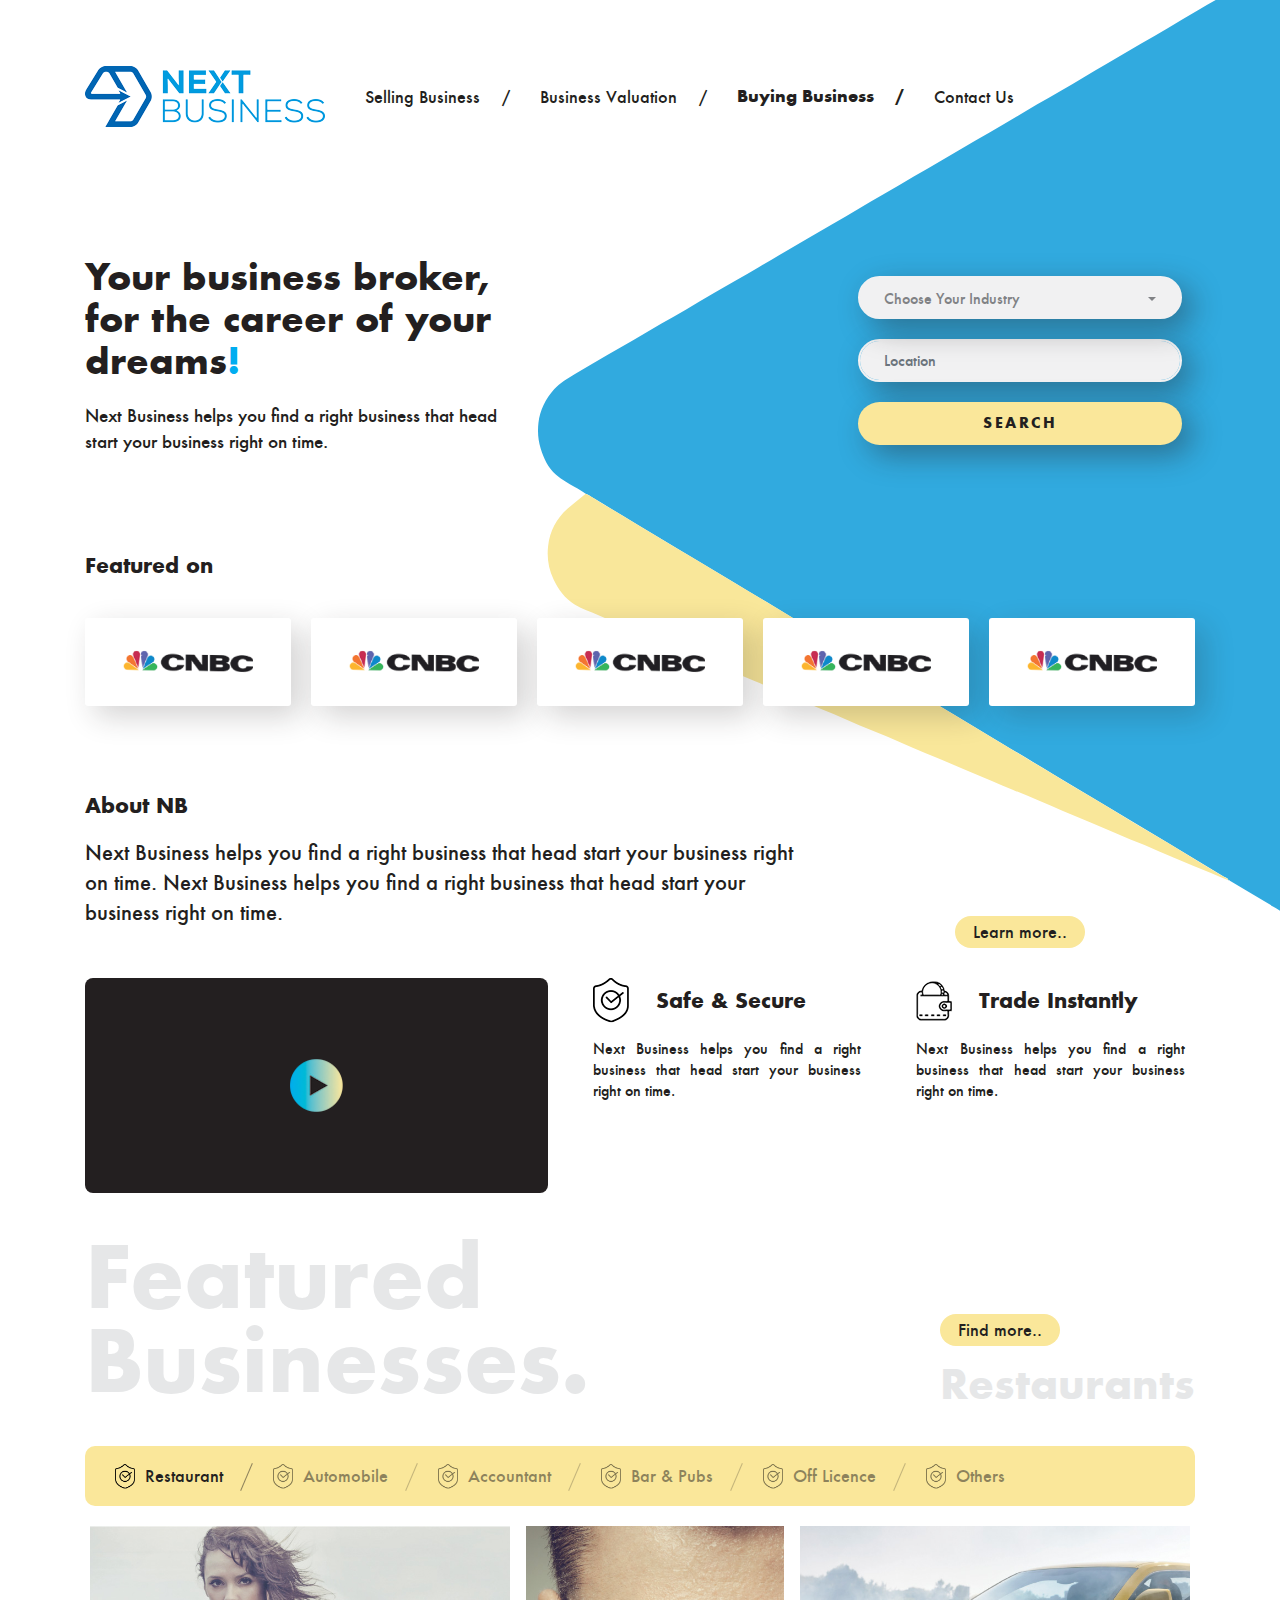
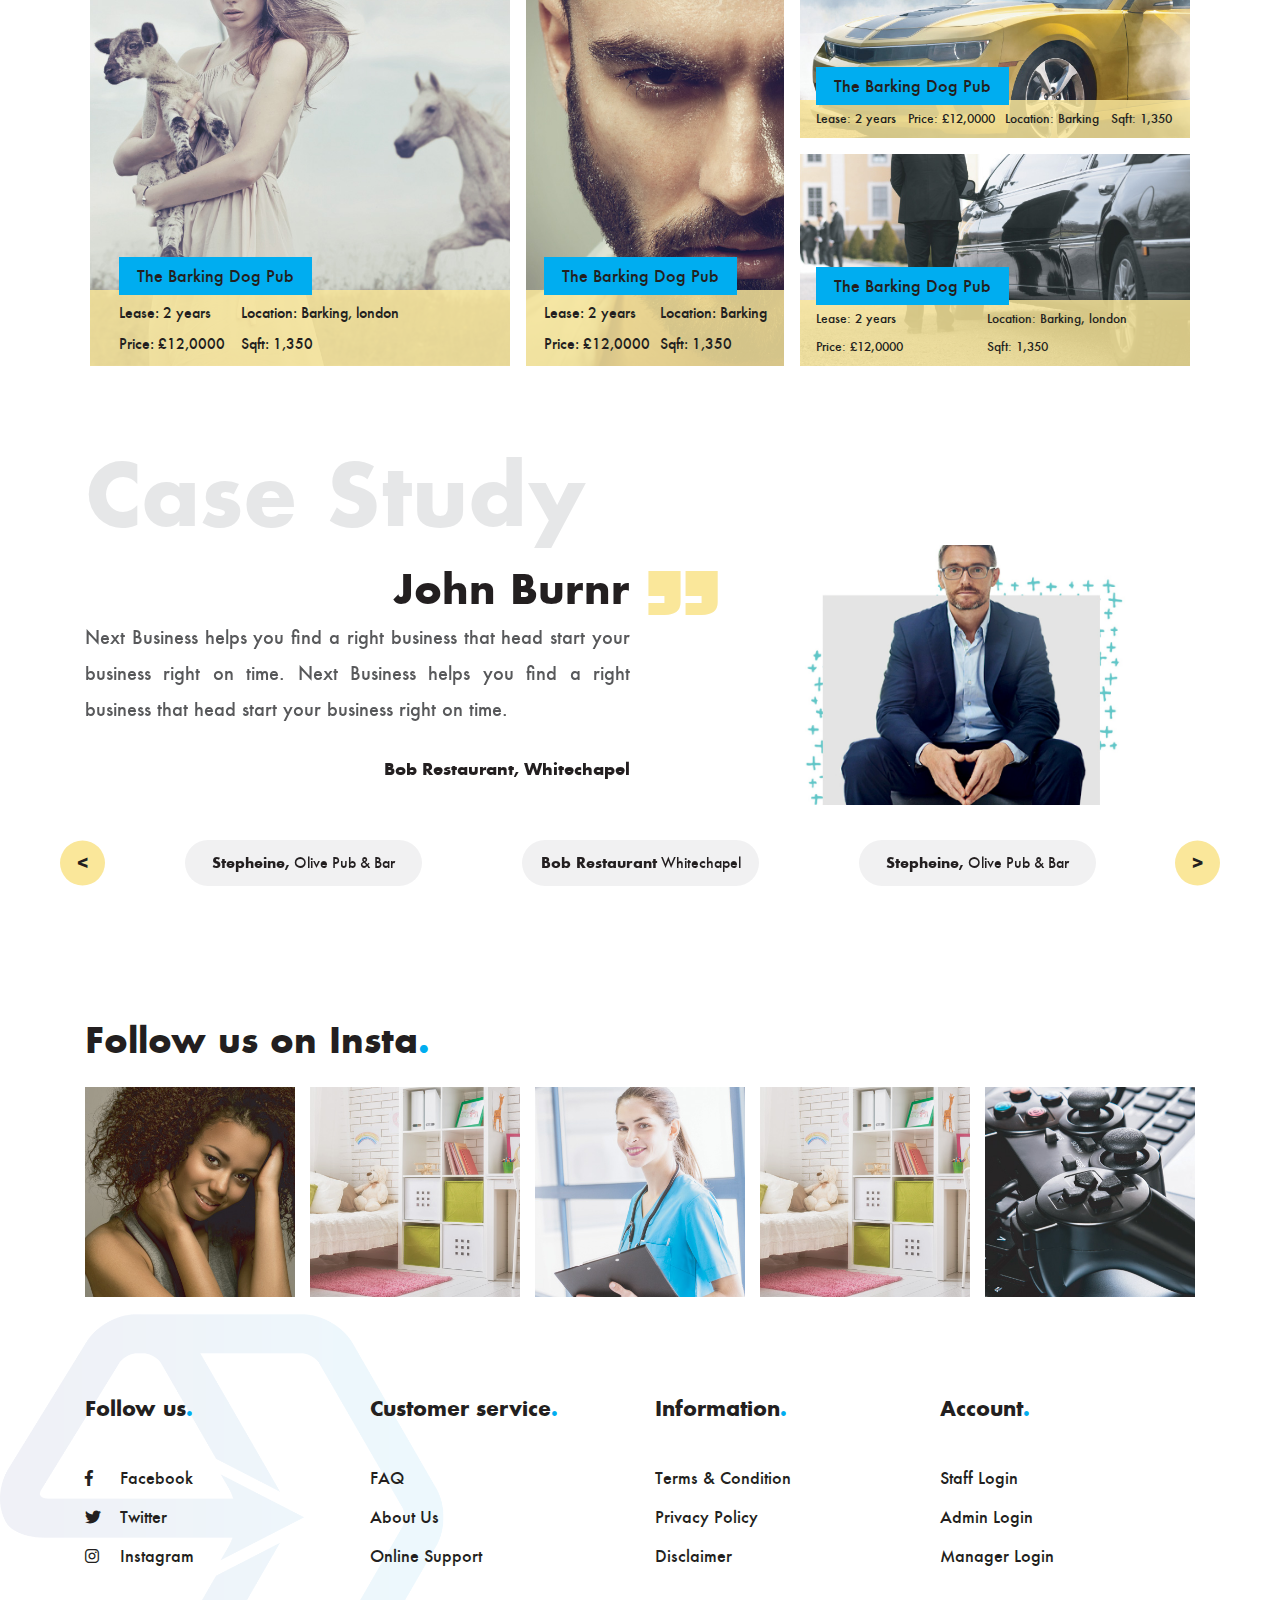
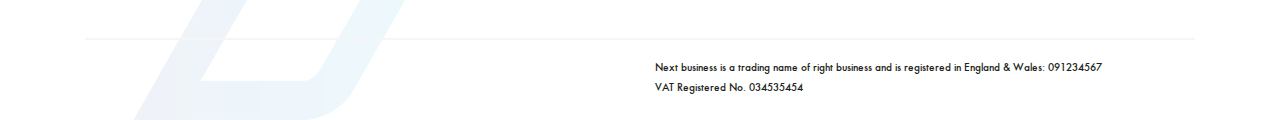
<file: index.html>
<!DOCTYPE html>
<!--[if lt IE 7]>      <html class="no-js lt-ie9 lt-ie8 lt-ie7"> <![endif]-->
<!--[if IE 7]>         <html class="no-js lt-ie9 lt-ie8"> <![endif]-->
<!--[if IE 8]>         <html class="no-js lt-ie9"> <![endif]-->
<!--[if gt IE 8]><!-->
<html class="no-js">
<!--<![endif]-->

<head>
    <meta charset="utf-8">
    <meta http-equiv="X-UA-Compatible" content="IE=edge">
    <title>:: Next Business ::</title>
    <meta name="description" content="">
    <meta name="viewport" content="width=device-width, initial-scale=1, shrink-to-fit=no">

    <!-- favicon -->
    <link rel="shortcut icon" type="image/x-icon" href="favicon.png">
    <link rel="apple-touch-icon" href="apple-touch-icon.png">

    <!-- stylesheet -->
    <link rel="stylesheet" href="css/plugins/bootstrap.min.css">
    <link rel="stylesheet" href="css/plugins/animate.css">
    <link rel="stylesheet" href="css/plugins/owl.carousel.min.css">
    <link rel="stylesheet" href="css/plugins/owl.theme.default.min.css">
    <link rel="stylesheet" href="css/plugins/slick/slick.css">
    <link rel="stylesheet" href="css/plugins/slick/slick-theme.css">
    <link rel="stylesheet" href="css/plugins/simplelightbox.min.css">
    <link rel="stylesheet" href="fonts/fonts.min.css">
    <link rel="stylesheet" href="fonts/fw/fontawesome/fontawesome.min.css">
    <link rel="stylesheet" href="css/plugins/ion.rangeSlider.css">
    <link rel="stylesheet" href="css/plugins/ion.rangeSlider.skin.css">
    <link rel="stylesheet" href="css/plugins/jquery-ui.min.css">
    <link rel="stylesheet" href="css/plugins/bootstrap-select.min.css">
    <link rel="stylesheet" href="css/style.css">
    <link rel="stylesheet" href="css/responsive.css">
    <script src="js/modernizr-2.8.3.min.js"></script>
</head>

<body id="homepage">
    <!--[if lt IE 7]>
            <p class="browsehappy">You are using an <strong>outdated</strong> browser. Please <a href="#">upgrade your browser</a> to improve your experience.</p>
        <![endif]-->

    <!-- home bg wrapper -->
    <section id="home-wrapper-1" class="container-xl">
        <div class="container">
            <!-- Navigation -->
            <header>
                <nav class="navbar navbar-expand-lg">
                    <a class="navbar-brand" href="#"><img src="images/logo.png" alt=""></a>
                    <button class="navbar-toggler" type="button" data-toggle="collapse"
                        data-target="#navbarSupportedContent" aria-controls="navbarSupportedContent"
                        aria-expanded="false" aria-label="Toggle navigation">
                        <span class="navbar-toggler-icon"></span>
                    </button>

                    <div class="collapse navbar-collapse" id="navbarSupportedContent">
                        <ul class="navbar-nav mr-auto">
                            <li class="nav-item">
                                <a class="nav-link" href="#">Selling business</a>
                            </li>
                            <li class="nav-item">
                                <a class="nav-link" href="#">business valuation</a>
                            </li>
                            <li class="nav-item bolder">
                                <a class="nav-link" href="#">buying business</a>
                                <span class="sr-only">(current)</span>
                            </li>
                            <li class="nav-item">
                                <a class="nav-link" href="#">Contact us</a>
                            </li>
                        </ul>

                        <!-- <button class="btn">SIGNIN</button> -->


                    </div>
                </nav>
            </header>

            <!-- Introduction form area -->
            <div class="home-form-area">
                <div class="row align-items-center">
                    <div class="col-lg-5 mr-auto">
                        <div class="text-area">
                            <h1>Your business broker,<br>
                                for the career of your dreams<span>!</span></h1>
                            <p>Next Business helps you find a right business that head start your business right
                                on
                                time.</p>
                        </div>
                    </div>
                    <div class="col-lg-4 ml-auto">
                        <div class="form-area">
                            <form>
                                <!-- <input type="text" id="industry" class="form-control" data-live-search="true" placeholder="Choose your industry"> -->
                                <select class="selectpicker" title="Choose your industry">
                                    <option>All Businesses</option>
                                    <option>Retail</option>
                                    <option>Cafes</option>
                                    <option>Services</option>
                                    <option>Restaurants</option>
                                    <option>Commercial Property</option>
                                    <option>Other Categories</option>
                                </select>
            
                                <input type="text" class="form-control" placeholder="Location">
                                <button class="btn btn-block">Search</button>
                            </form>
                        </div>
                    </div>
                </div>
            </div>

            <!-- Featured logo area -->
            <div class="featured-logo-area">
                <h4>Featured on</h4>
                <div class="featured-carousel owl-carousel">
                    <div class="item">
                        <img src="images/featured-logo.png" class="img-fluid" alt="">
                    </div>
                    <div class="item">
                        <img src="images/featured-logo.png" class="img-fluid" alt="">
                    </div>
                    <div class="item">
                        <img src="images/featured-logo.png" class="img-fluid" alt="">
                    </div>
                    <div class="item">
                        <img src="images/featured-logo.png" class="img-fluid" alt="">
                    </div>
                    <div class="item">
                        <img src="images/featured-logo.png" class="img-fluid" alt="">
                    </div>
                    <div class="item">
                        <img src="images/featured-logo.png" class="img-fluid" alt="">
                    </div>
                </div>
            </div>

            <!-- About Next Business area -->
            <div class="home-about-area">
                <div class="row align-items-end">
                    <div class="col-lg-8">
                        <div class="text-area">
                            <h4>About NB</h4>
                            <p>Next Business helps you find a right business that head start your business right on
                                time. Next Business helps you
                                find
                                a right business that head start your business right on time.</p>
                        </div>
                    </div>
                    <div class="col-lg-4 text-center">
                        <button class="btn">Learn more..</button>
                    </div>
                </div>
                <div class="home-about-area-details">
                    <div class="row no-gutters">
                        <div class="col-lg-5">
                            <div class="video-area d-flex align-items-center justify-content-center">
                                <a href="#" class="play-video"><img src="images/video-icon.png" class="img-fluid"
                                        alt=""></a>
                            </div>
                        </div>
                        <div class="col-lg-7">
                            <div class="details-area">
                                <div class="row no-gutters">
                                    <div class="col-md-6">
                                        <div class="details-area-inner">
                                            <div class="details-area-inner-heading d-flex align-items-center ">
                                                <div class="img-area">
                                                    <img src="images/about-icon-1.png" class="img-fluid" alt="">
                                                </div>
                                                <h4>Safe & secure</h4>
                                            </div>
                                            <p>Next Business helps you find a right business that head start your
                                                business right on time.</p>
                                        </div>
                                    </div>
                                    <div class="col-md-6">
                                        <div class="details-area-inner">
                                            <div class="details-area-inner-heading d-flex align-items-center ">
                                                <div class="img-area">
                                                    <img src="images/about-icon-2.png" class="img-fluid" alt="">
                                                </div>
                                                <h4>Trade instantly</h4>
                                            </div>
                                            <p>Next Business helps you find a right business that head start your
                                                business right on time.</p>
                                        </div>
                                    </div>

                                </div>
                            </div>
                        </div>
                    </div>
                </div>

            </div>
        </div>
    </section>

    <!-- featured business section -->
    <section id="featured-business">
        <div class="container">
            <div class="featured-business-heading">
                <div class="row align-items-end">
                    <div class="col-lg-8">
                        <h1>featured <br> businesses<span>.</span></h1>
                    </div>
                    <div class="col-lg-3 ml-auto">
                        <button class="btn">Find more..</button>
                        <h3>Restaurants</h3>
                    </div>
                </div>
            </div>

            <div class="featured-business-tab">
                <ul class="nav nav-tabs" id="myTab" role="tablist">
                    <li class="nav-item">
                        <a class="nav-link active" id="tab-1" data-toggle="tab" href="#tab-control-1" role="tab"
                            aria-controls="tab-control-1" aria-selected="true"><span><img src="images/about-icon-1.png"
                                    class="img-fluid" alt=""></span>Restaurant</a>
                    </li>
                    <li class="nav-item">
                        <a class="nav-link" id="tab-2" data-toggle="tab" href="#tab-control-2" role="tab"
                            aria-controls="tab-control-2" aria-selected="false"><span><img src="images/about-icon-1.png"
                                    class="img-fluid" alt=""></span>Automobile</a>
                    </li>
                    <li class="nav-item">
                        <a class="nav-link" id="tab-3" data-toggle="tab" href="#tab-control-3" role="tab"
                            aria-controls="tab-control-3" aria-selected="false"><span><img src="images/about-icon-1.png"
                                    class="img-fluid" alt=""></span>Accountant</a>
                    </li>
                    <li class="nav-item">
                        <a class="nav-link" id="tab-4" data-toggle="tab" href="#tab-control-4" role="tab"
                            aria-controls="tab-control-4" aria-selected="false"><span><img src="images/about-icon-1.png"
                                    class="img-fluid" alt=""></span>Bar
                            & pubs</a>
                    </li>
                    <li class="nav-item">
                        <a class="nav-link" id="tab-5" data-toggle="tab" href="#tab-control-5" role="tab"
                            aria-controls="tab-control-5" aria-selected="false"><span><img src="images/about-icon-1.png"
                                    class="img-fluid" alt=""></span>off
                            licence</a>
                    </li>
                    <li class="nav-item">
                        <a class="nav-link" id="tab-6" data-toggle="tab" href="#tab-control-6" role="tab"
                            aria-controls="tab-control-6" aria-selected="false"><span><img src="images/about-icon-1.png"
                                    class="img-fluid" alt=""></span>others</a>
                    </li>
                </ul>
                <div class="tab-content" id="myTabContent">
                    <div class="tab-pane fade show active" id="tab-control-1" role="tabpanel" aria-labelledby="tab-1">
                        <div
                            class="featured-business-tab-content d-flex flex-column flex-lg-row align-items-stretch justify-content-center">
                            <div class="featured-business-box">
                                <div class="image-wrapper">
                                    <img src="images/business-1.jpg" alt="">
                                    <div class="description-area">
                                        <div class="business-title">
                                            <a href="#">The barking dog pub</a>
                                        </div>
                                        <div class="business-specs d-flex">
                                            <ul>
                                                <li>Lease: 2 years</li>
                                                <li>Price: &pound;12,0000</li>
                                            </ul>
                                            <ul>
                                                <li>Location: Barking, london</li>
                                                <li>Sqft: 1,350</li>
                                            </ul>
                                        </div>
                                    </div>
                                </div>
                            </div>
                            <div class="featured-business-box">
                                <div class="image-wrapper">
                                    <img src="images/business-2.jpg" alt="">
                                    <div class="description-area">
                                        <div class="business-title">
                                            <a href="#">The barking dog pub</a>
                                        </div>
                                        <div class="business-specs d-flex">
                                            <ul>
                                                <li>Lease: 2 years</li>
                                                <li>Price: &pound;12,0000</li>
                                            </ul>
                                            <ul>
                                                <li>Location: Barking</li>
                                                <li>Sqft: 1,350</li>
                                            </ul>
                                        </div>
                                    </div>
                                </div>
                            </div>
                            <div class="featured-business-box small-box">
                                <div class="image-wrapper">
                                    <img src="images/business-3.jpg" alt="">
                                    <div class="description-area">
                                        <div class="business-title">
                                            <a href="#">The barking dog pub</a>
                                        </div>
                                        <div class="business-specs d-flex">
                                            <ul>
                                                <li>Lease: 2 years</li>
                                                <li>Price: &pound;12,0000</li>
                                            </ul>
                                            <ul>
                                                <li>Location: Barking</li>
                                                <li>Sqft: 1,350</li>
                                            </ul>
                                        </div>
                                    </div>
                                </div>
                                <div class="image-wrapper">
                                    <img src="images/business-4.jpg" alt="">
                                    <div class="description-area">
                                        <div class="business-title">
                                            <a href="#">The barking dog pub</a>
                                        </div>
                                        <div class="business-specs d-flex">
                                            <ul>
                                                <li>Lease: 2 years</li>
                                                <li>Price: &pound;12,0000</li>
                                            </ul>
                                            <ul>
                                                <li>Location: Barking, london</li>
                                                <li>Sqft: 1,350</li>
                                            </ul>
                                        </div>
                                    </div>
                                </div>
                            </div>
                        </div>
                    </div>
                    <div class="tab-pane fade" id="tab-control-2" role="tabpanel" aria-labelledby="tab-2">
                        <div
                            class="featured-business-tab-content d-flex flex-column flex-lg-row align-items-stretch justify-content-center">
                            <div class="featured-business-box">
                                <div class="image-wrapper">
                                    <img src="images/business-1.jpg" alt="">
                                    <div class="description-area">
                                        <div class="business-title">
                                            <a href="#">The barking dog pub</a>
                                        </div>
                                        <div class="business-specs d-flex">
                                            <ul>
                                                <li>Lease: 2 years</li>
                                                <li>Price: &pound;12,0000</li>
                                            </ul>
                                            <ul>
                                                <li>Location: Barking, london</li>
                                                <li>Sqft: 1,350</li>
                                            </ul>
                                        </div>
                                    </div>
                                </div>
                            </div>
                            <div class="featured-business-box">
                                <div class="image-wrapper">
                                    <img src="images/business-2.jpg" alt="">
                                    <div class="description-area">
                                        <div class="business-title">
                                            <a href="#">The barking dog pub</a>
                                        </div>
                                        <div class="business-specs d-flex">
                                            <ul>
                                                <li>Lease: 2 years</li>
                                                <li>Price: &pound;12,0000</li>
                                            </ul>
                                            <ul>
                                                <li>Location: Barking</li>
                                                <li>Sqft: 1,350</li>
                                            </ul>
                                        </div>
                                    </div>
                                </div>
                            </div>
                            <div class="featured-business-box small-box">
                                <div class="image-wrapper">
                                    <img src="images/business-3.jpg" alt="">
                                    <div class="description-area">
                                        <div class="business-title">
                                            <a href="#">The barking dog pub</a>
                                        </div>
                                        <div class="business-specs d-flex">
                                            <ul>
                                                <li>Lease: 2 years</li>
                                                <li>Price: &pound;12,0000</li>
                                            </ul>
                                            <ul>
                                                <li>Location: Barking</li>
                                                <li>Sqft: 1,350</li>
                                            </ul>
                                        </div>
                                    </div>
                                </div>
                                <div class="image-wrapper">
                                    <img src="images/business-4.jpg" alt="">
                                    <div class="description-area">
                                        <div class="business-title">
                                            <a href="#">The barking dog pub</a>
                                        </div>
                                        <div class="business-specs d-flex">
                                            <ul>
                                                <li>Lease: 2 years</li>
                                                <li>Price: &pound;12,0000</li>
                                            </ul>
                                            <ul>
                                                <li>Location: Barking, london</li>
                                                <li>Sqft: 1,350</li>
                                            </ul>
                                        </div>
                                    </div>
                                </div>
                            </div>
                        </div>
                    </div>
                    <div class="tab-pane fade" id="tab-control-3" role="tabpanel" aria-labelledby="tab-3">
                        <div
                            class="featured-business-tab-content d-flex flex-column flex-lg-row align-items-stretch justify-content-center">
                            <div class="featured-business-box">
                                <div class="image-wrapper">
                                    <img src="images/business-1.jpg" alt="">
                                    <div class="description-area">
                                        <div class="business-title">
                                            <a href="#">The barking dog pub</a>
                                        </div>
                                        <div class="business-specs d-flex">
                                            <ul>
                                                <li>Lease: 2 years</li>
                                                <li>Price: &pound;12,0000</li>
                                            </ul>
                                            <ul>
                                                <li>Location: Barking, london</li>
                                                <li>Sqft: 1,350</li>
                                            </ul>
                                        </div>
                                    </div>
                                </div>
                            </div>
                            <div class="featured-business-box">
                                <div class="image-wrapper">
                                    <img src="images/business-2.jpg" alt="">
                                    <div class="description-area">
                                        <div class="business-title">
                                            <a href="#">The barking dog pub</a>
                                        </div>
                                        <div class="business-specs d-flex">
                                            <ul>
                                                <li>Lease: 2 years</li>
                                                <li>Price: &pound;12,0000</li>
                                            </ul>
                                            <ul>
                                                <li>Location: Barking</li>
                                                <li>Sqft: 1,350</li>
                                            </ul>
                                        </div>
                                    </div>
                                </div>
                            </div>
                            <div class="featured-business-box small-box">
                                <div class="image-wrapper">
                                    <img src="images/business-3.jpg" alt="">
                                    <div class="description-area">
                                        <div class="business-title">
                                            <a href="#">The barking dog pub</a>
                                        </div>
                                        <div class="business-specs d-flex">
                                            <ul>
                                                <li>Lease: 2 years</li>
                                                <li>Price: &pound;12,0000</li>
                                            </ul>
                                            <ul>
                                                <li>Location: Barking</li>
                                                <li>Sqft: 1,350</li>
                                            </ul>
                                        </div>
                                    </div>
                                </div>
                                <div class="image-wrapper">
                                    <img src="images/business-4.jpg" alt="">
                                    <div class="description-area">
                                        <div class="business-title">
                                            <a href="#">The barking dog pub</a>
                                        </div>
                                        <div class="business-specs d-flex">
                                            <ul>
                                                <li>Lease: 2 years</li>
                                                <li>Price: &pound;12,0000</li>
                                            </ul>
                                            <ul>
                                                <li>Location: Barking, london</li>
                                                <li>Sqft: 1,350</li>
                                            </ul>
                                        </div>
                                    </div>
                                </div>
                            </div>
                        </div>
                    </div>
                    <div class="tab-pane fade" id="tab-control-4" role="tabpanel" aria-labelledby="tab-4">
                        <div
                            class="featured-business-tab-content d-flex flex-column flex-lg-row align-items-stretch justify-content-center">
                            <div class="featured-business-box">
                                <div class="image-wrapper">
                                    <img src="images/business-1.jpg" alt="">
                                    <div class="description-area">
                                        <div class="business-title">
                                            <a href="#">The barking dog pub</a>
                                        </div>
                                        <div class="business-specs d-flex">
                                            <ul>
                                                <li>Lease: 2 years</li>
                                                <li>Price: &pound;12,0000</li>
                                            </ul>
                                            <ul>
                                                <li>Location: Barking, london</li>
                                                <li>Sqft: 1,350</li>
                                            </ul>
                                        </div>
                                    </div>
                                </div>
                            </div>
                            <div class="featured-business-box">
                                <div class="image-wrapper">
                                    <img src="images/business-2.jpg" alt="">
                                    <div class="description-area">
                                        <div class="business-title">
                                            <a href="#">The barking dog pub</a>
                                        </div>
                                        <div class="business-specs d-flex">
                                            <ul>
                                                <li>Lease: 2 years</li>
                                                <li>Price: &pound;12,0000</li>
                                            </ul>
                                            <ul>
                                                <li>Location: Barking</li>
                                                <li>Sqft: 1,350</li>
                                            </ul>
                                        </div>
                                    </div>
                                </div>
                            </div>
                            <div class="featured-business-box small-box">
                                <div class="image-wrapper">
                                    <img src="images/business-3.jpg" alt="">
                                    <div class="description-area">
                                        <div class="business-title">
                                            <a href="#">The barking dog pub</a>
                                        </div>
                                        <div class="business-specs d-flex">
                                            <ul>
                                                <li>Lease: 2 years</li>
                                                <li>Price: &pound;12,0000</li>
                                            </ul>
                                            <ul>
                                                <li>Location: Barking</li>
                                                <li>Sqft: 1,350</li>
                                            </ul>
                                        </div>
                                    </div>
                                </div>
                                <div class="image-wrapper">
                                    <img src="images/business-4.jpg" alt="">
                                    <div class="description-area">
                                        <div class="business-title">
                                            <a href="#">The barking dog pub</a>
                                        </div>
                                        <div class="business-specs d-flex">
                                            <ul>
                                                <li>Lease: 2 years</li>
                                                <li>Price: &pound;12,0000</li>
                                            </ul>
                                            <ul>
                                                <li>Location: Barking, london</li>
                                                <li>Sqft: 1,350</li>
                                            </ul>
                                        </div>
                                    </div>
                                </div>
                            </div>
                        </div>
                    </div>
                    <div class="tab-pane fade" id="tab-control-5" role="tabpanel" aria-labelledby="tab-5">
                        <div
                            class="featured-business-tab-content d-flex flex-column flex-lg-row align-items-stretch justify-content-center">
                            <div class="featured-business-box">
                                <div class="image-wrapper">
                                    <img src="images/business-1.jpg" alt="">
                                    <div class="description-area">
                                        <div class="business-title">
                                            <a href="#">The barking dog pub</a>
                                        </div>
                                        <div class="business-specs d-flex">
                                            <ul>
                                                <li>Lease: 2 years</li>
                                                <li>Price: &pound;12,0000</li>
                                            </ul>
                                            <ul>
                                                <li>Location: Barking, london</li>
                                                <li>Sqft: 1,350</li>
                                            </ul>
                                        </div>
                                    </div>
                                </div>
                            </div>
                            <div class="featured-business-box">
                                <div class="image-wrapper">
                                    <img src="images/business-2.jpg" alt="">
                                    <div class="description-area">
                                        <div class="business-title">
                                            <a href="#">The barking dog pub</a>
                                        </div>
                                        <div class="business-specs d-flex">
                                            <ul>
                                                <li>Lease: 2 years</li>
                                                <li>Price: &pound;12,0000</li>
                                            </ul>
                                            <ul>
                                                <li>Location: Barking</li>
                                                <li>Sqft: 1,350</li>
                                            </ul>
                                        </div>
                                    </div>
                                </div>
                            </div>
                            <div class="featured-business-box small-box">
                                <div class="image-wrapper">
                                    <img src="images/business-3.jpg" alt="">
                                    <div class="description-area">
                                        <div class="business-title">
                                            <a href="#">The barking dog pub</a>
                                        </div>
                                        <div class="business-specs d-flex">
                                            <ul>
                                                <li>Lease: 2 years</li>
                                                <li>Price: &pound;12,0000</li>
                                            </ul>
                                            <ul>
                                                <li>Location: Barking</li>
                                                <li>Sqft: 1,350</li>
                                            </ul>
                                        </div>
                                    </div>
                                </div>
                                <div class="image-wrapper">
                                    <img src="images/business-4.jpg" alt="">
                                    <div class="description-area">
                                        <div class="business-title">
                                            <a href="#">The barking dog pub</a>
                                        </div>
                                        <div class="business-specs d-flex">
                                            <ul>
                                                <li>Lease: 2 years</li>
                                                <li>Price: &pound;12,0000</li>
                                            </ul>
                                            <ul>
                                                <li>Location: Barking, london</li>
                                                <li>Sqft: 1,350</li>
                                            </ul>
                                        </div>
                                    </div>
                                </div>
                            </div>
                        </div>
                    </div>
                    <div class="tab-pane fade" id="tab-control-6" role="tabpanel" aria-labelledby="tab-6">
                        <div
                            class="featured-business-tab-content d-flex flex-column flex-lg-row align-items-stretch justify-content-center">
                            <div class="featured-business-box">
                                <div class="image-wrapper">
                                    <img src="images/business-1.jpg" alt="">
                                    <div class="description-area">
                                        <div class="business-title">
                                            <a href="#">The barking dog pub</a>
                                        </div>
                                        <div class="business-specs d-flex">
                                            <ul>
                                                <li>Lease: 2 years</li>
                                                <li>Price: &pound;12,0000</li>
                                            </ul>
                                            <ul>
                                                <li>Location: Barking, london</li>
                                                <li>Sqft: 1,350</li>
                                            </ul>
                                        </div>
                                    </div>
                                </div>
                            </div>
                            <div class="featured-business-box">
                                <div class="image-wrapper">
                                    <img src="images/business-2.jpg" alt="">
                                    <div class="description-area">
                                        <div class="business-title">
                                            <a href="#">The barking dog pub</a>
                                        </div>
                                        <div class="business-specs d-flex">
                                            <ul>
                                                <li>Lease: 2 years</li>
                                                <li>Price: &pound;12,0000</li>
                                            </ul>
                                            <ul>
                                                <li>Location: Barking</li>
                                                <li>Sqft: 1,350</li>
                                            </ul>
                                        </div>
                                    </div>
                                </div>
                            </div>
                            <div class="featured-business-box small-box">
                                <div class="image-wrapper">
                                    <img src="images/business-3.jpg" alt="">
                                    <div class="description-area">
                                        <div class="business-title">
                                            <a href="#">The barking dog pub</a>
                                        </div>
                                        <div class="business-specs d-flex">
                                            <ul>
                                                <li>Lease: 2 years</li>
                                                <li>Price: &pound;12,0000</li>
                                            </ul>
                                            <ul>
                                                <li>Location: Barking</li>
                                                <li>Sqft: 1,350</li>
                                            </ul>
                                        </div>
                                    </div>
                                </div>
                                <div class="image-wrapper">
                                    <img src="images/business-4.jpg" alt="">
                                    <div class="description-area">
                                        <div class="business-title">
                                            <a href="#">The barking dog pub</a>
                                        </div>
                                        <div class="business-specs d-flex">
                                            <ul>
                                                <li>Lease: 2 years</li>
                                                <li>Price: &pound;12,0000</li>
                                            </ul>
                                            <ul>
                                                <li>Location: Barking, london</li>
                                                <li>Sqft: 1,350</li>
                                            </ul>
                                        </div>
                                    </div>
                                </div>
                            </div>
                        </div>
                    </div>
                </div>
            </div>
        </div>
    </section>

    <!-- case study section -->
    <section id="case-study">
        <div class="container">
            <div class="case-study-heading">
                <h1>case study<span></span></h1>
            </div>
            <div class="case-study-slider">
                <div class="case-study-content">
                    <div class="row align-items-lg-center">
                        <div class="col-sm-7">
                            <div class="case-study-text">
                                <h4>John Burnr</h4>
                                <p>Next Business helps you find a right business that head start your business
                                    right on time. Next
                                    Business helps you find
                                    a right business that head start your business right on time.</p>
                                <h6>Bob Restaurant, Whitechapel</h6>
                            </div>
                        </div>
                        <div class="col-sm-5">
                            <img src="images/case-study.jpg" class="img-fluid" alt="">
                        </div>
                    </div>
                </div>
                <div class="case-study-content">
                    <div class="row align-items-center">
                        <div class="col-sm-7">
                            <div class="case-study-text">
                                <h4>Stepheine</h4>
                                <p>Next Business helps you find a right business that head start your business
                                    right on time. Next
                                    Business helps you find
                                    a right business that head start your business right on time.</p>
                                <h6>Olive Pub & Bar</h6>
                            </div>
                        </div>
                        <div class="col-sm-5">
                            <img src="images/insta-1.jpg" class="img-fluid" alt="">
                        </div>
                    </div>
                </div>
                <div class="case-study-content">
                    <div class="row align-items-center">
                        <div class="col-sm-7">
                            <div class="case-study-text">
                                <h4>Lauralle</h4>
                                <p>Next Business helps you find a right business that head start your business
                                    right on time. Next
                                    Business helps you find
                                    a right business that head start your business right on time.</p>
                                <h6>Olive Pub & Bar</h6>
                            </div>
                        </div>
                        <div class="col-sm-5">
                            <img src="images/insta-3.jpg" class="img-fluid" alt="">
                        </div>
                    </div>
                </div>
                <div class="case-study-content">
                    <div class="row align-items-center">
                        <div class="col-sm-7">
                            <div class="case-study-text">
                                <h4>John Burnr</h4>
                                <p>Next Business helps you find a right business that head start your business
                                    right on time. Next
                                    Business helps you find
                                    a right business that head start your business right on time.</p>
                                <h6>Bob Restaurant, Whitechapel</h6>
                            </div>
                        </div>
                        <div class="col-sm-5">
                            <img src="images/case-study.jpg" class="img-fluid" alt="">
                        </div>
                    </div>
                </div>
                <div class="case-study-content">
                    <div class="row align-items-center">
                        <div class="col-sm-7">
                            <div class="case-study-text">
                                <h4>Stepheine</h4>
                                <p>Next Business helps you find a right business that head start your business
                                    right on time. Next
                                    Business helps you find
                                    a right business that head start your business right on time.</p>
                                <h6>Olive Pub & Bar</h6>
                            </div>
                        </div>
                        <div class="col-sm-5">
                            <img src="images/insta-1.jpg" class="img-fluid" alt="">
                        </div>
                    </div>
                </div>
            </div>
            <div class="case-study-slider-control">
                <div class="control-item">
                    <p><span>Bob Restaurant</span> Whitechapel</p>
                </div>
                <div class="control-item">
                    <p><span>Stepheine,</span> Olive Pub & Bar</p>
                </div>
                <div class="control-item">
                    <p><span>Lauralle,</span> Olive Pub & Bar</p>
                </div>
                <div class="control-item">
                    <p><span>Bob Restaurant</span> Whitechapel</p>
                </div>
                <div class="control-item">
                    <p><span>Stepheine,</span> Olive Pub & Bar</p>
                </div>
            </div>
        </div>
    </section>

    <!-- Instagram gallery section -->
    <section id="home-gallery">
        <div class="container">
            <div class="home-gallery-heading">
                <h3>Follow us on Insta<span>.</span></h3>
            </div>
            <div class="home-gallery-carousel owl-carousel">
                <div class="item">
                    <a href="#"><img src="images/insta-1.jpg" class="img-fluid" alt=""></a>
                </div>
                <div class="item">
                    <a href="#"><img src="images/insta-2.jpg" class="img-fluid" alt=""></a>
                </div>
                <div class="item">
                    <a href="#"><img src="images/insta-3.jpg" class="img-fluid" alt=""></a>
                </div>
                <div class="item">
                    <a href="#"><img src="images/insta-2.jpg" class="img-fluid" alt=""></a>
                </div>
                <div class="item">
                    <a href="#"><img src="images/insta-4.jpg" class="img-fluid" alt=""></a>
                </div>
                <div class="item">
                    <a href="#"><img src="images/insta-1.jpg" class="img-fluid" alt=""></a>
                </div>
                <div class="item">
                    <a href="#"><img src="images/insta-3.jpg" class="img-fluid" alt=""></a>
                </div>
            </div>
        </div>
    </section>

    <!-- Footer area -->
    <footer class="container-xl">
        <div class="container">
            <div class="footer-content">
                <div class="row link-area">
                    <div class="col-md-3 col-6">
                        <div class="quicklinks">
                            <h5>Follow us<span>.</span></h5>

                            <div class="social-icons">
                                <ul>
                                    <li><a href="#"><i class="fab fa-facebook-f"></i>Facebook</a> </li>
                                    <li><a href="#"><i class="fab fa-twitter"></i>Twitter</a> </li>
                                    <li><a href="#"><i class="fab fa-instagram"></i>instagram</a> </li>
                                </ul>
                            </div>
                        </div>
                    </div>

                    <div class="col-md-3 col-6">
                        <h5>Customer service<span>.</span></h5>
                        <div class="quicklinks">
                            <ul>
                                <li> <a href="#">FAQ</a> </li>
                                <li> <a href="#">About us</a> </li>
                                <li> <a href="#">Online Support</a> </li>
                            </ul>
                        </div>
                    </div>
                    <div class="col-md-3 col-6">
                        <h5>Information<span>.</span></h5>
                        <div class="quicklinks">
                            <ul>
                                <li> <a href="#">Terms & Condition</a> </li>
                                <li> <a href="#">Privacy Policy</a> </li>
                                <li> <a href="#">Disclaimer</a> </li>
                            </ul>
                        </div>
                    </div>
                    <div class="col-md-3 col-6">
                        <h5>Account<span>.</span></h5>
                        <div class="quicklinks">
                            <ul>
                                <li> <a href="#">Staff login</a> </li>
                                <li> <a href="#">Admin login</a> </li>
                                <li> <a href="#">manager login</a> </li>
                            </ul>
                        </div>
                    </div>
                </div>
            </div>

            <div class="copyright-area">
                <div class="row align-items-center">
                    <div class="col-md-6 ml-auto">
                        <p>Next business is a trading name of right business and is registered in England & Wales:
                            091234567</p>
                        <p>VAT Registered No. 034535454</p>
                    </div>
                </div>
            </div>
        </div>
    </footer>


    <!-- Jquery -->
    <script src="js/jquery-3.2.1.min.js"></script>
    <script src="js/jquery-ui.min.js"></script>
    <script src="js/popper.min.js"></script>
    <script src="js/bootstrap.min.js"></script>
    <script src="js/owl.carousel.min.js"></script>
    <script src="js/slick.min.js"></script>
    <script src="js/ion.rangeSlider.min.js"></script>
    <script src="js/bootstrap-select.min.js"></script>
    <script src="js/simple-lightbox.min.js"></script>
    <script src="js/main.js"></script>
</body>

</html>
</file>
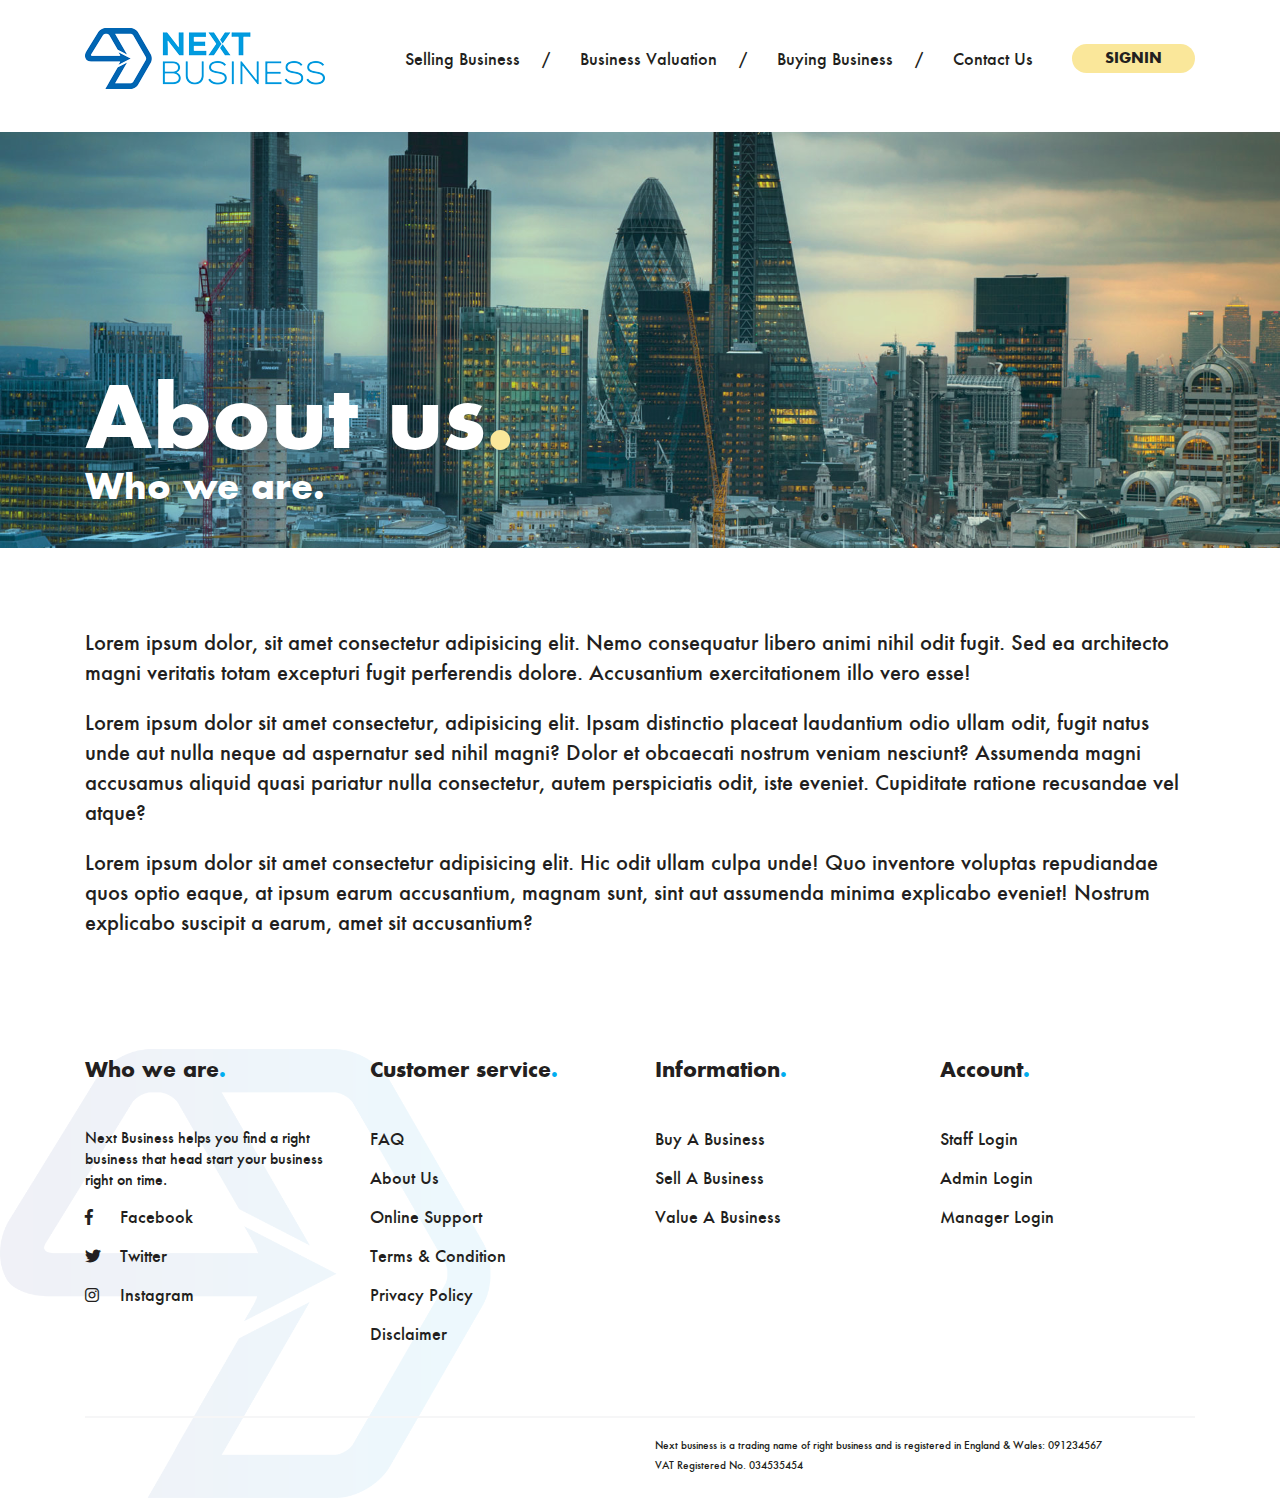
<file: about.html>
<!DOCTYPE html>
<!--[if lt IE 7]>      <html class="no-js lt-ie9 lt-ie8 lt-ie7"> <![endif]-->
<!--[if IE 7]>         <html class="no-js lt-ie9 lt-ie8"> <![endif]-->
<!--[if IE 8]>         <html class="no-js lt-ie9"> <![endif]-->
<!--[if gt IE 8]><!-->
<html class="no-js">
<!--<![endif]-->

<head>
    <meta charset="utf-8">
    <meta http-equiv="X-UA-Compatible" content="IE=edge">
    <title>:: Next Business ::</title>
    <meta name="description" content="">
    <meta name="viewport" content="width=device-width, initial-scale=1, shrink-to-fit=no">

    <!-- favicon -->
    <link rel="shortcut icon" type="image/x-icon" href="favicon.png">
    <link rel="apple-touch-icon" href="apple-touch-icon.png">

    <!-- stylesheet -->
    <link rel="stylesheet" href="css/plugins/bootstrap.min.css">
    <link rel="stylesheet" href="css/plugins/animate.css">
    <link rel="stylesheet" href="css/plugins/owl.carousel.min.css">
    <link rel="stylesheet" href="css/plugins/owl.theme.default.min.css">
    <link rel="stylesheet" href="css/plugins/slick/slick.css">
    <link rel="stylesheet" href="css/plugins/slick/slick-theme.css">
    <link rel="stylesheet" href="css/plugins/simplelightbox.min.css">
    <link rel="stylesheet" href="fonts/fonts.min.css">
    <link rel="stylesheet" href="fonts/fw/fontawesome/fontawesome.min.css">
    <link rel="stylesheet" href="css/plugins/ion.rangeSlider.css">
    <link rel="stylesheet" href="css/plugins/ion.rangeSlider.skin.css">
    <link rel="stylesheet" href="css/style.css">
    <link rel="stylesheet" href="css/responsive.css">
    <script src="js/modernizr-2.8.3.min.js"></script>
</head>

<body>
    <!--[if lt IE 7]>
            <p class="browsehappy">You are using an <strong>outdated</strong> browser. Please <a href="#">upgrade your browser</a> to improve your experience.</p>
        <![endif]-->


    <!-- Navigation -->
    <header>
        <div class="container">
            <nav class="navbar navbar-expand-lg">
                <a class="navbar-brand" href="#"><img src="images/logo.png" alt=""></a>
                <button class="navbar-toggler" type="button" data-toggle="collapse" data-target="#navbarSupportedContent"
                    aria-controls="navbarSupportedContent" aria-expanded="false" aria-label="Toggle navigation">
                    <span class="navbar-toggler-icon"></span>
                </button>

                <div class="collapse navbar-collapse" id="navbarSupportedContent">
                    <ul class="navbar-nav ml-auto mr-auto">
                        <li class="nav-item">
                            <a class="nav-link" href="#">Selling business</a>
                        </li>
                        <li class="nav-item">
                            <a class="nav-link" href="#">business valuation</a>
                        </li>
                        <li class="nav-item">
                            <a class="nav-link" href="#">buying business</a>
                        </li>
                        <li class="nav-item">
                            <a class="nav-link" href="#">Contact us</a>
                            <span class="sr-only">(current)</span>
                        </li>
                    </ul>
                    <button class="btn">SIGNIN</button>
                </div>
            </nav>
        </div>
    </header>

    <!-- About page top-->
    <section id="contact-top">
        <div class="container">
            <div class="contact-top-heading">
                <h1>About us<span>.</span></h1>
                <h4>Who we are<span>.</span></h4>
            </div>
        </div>
    </section>

    <!-- About us content area -->
    <section id="about-content">
        <div class="container">
            <p>Lorem ipsum dolor, sit amet consectetur adipisicing elit. Nemo consequatur libero animi nihil odit
                fugit. Sed ea architecto magni veritatis totam excepturi fugit perferendis dolore. Accusantium
                exercitationem illo vero esse!</p>
            <p>Lorem ipsum dolor sit amet consectetur, adipisicing elit. Ipsam distinctio placeat laudantium odio ullam
                odit, fugit natus unde aut nulla neque ad aspernatur sed nihil magni? Dolor et obcaecati nostrum veniam
                nesciunt? Assumenda magni accusamus aliquid quasi pariatur nulla consectetur, autem perspiciatis odit,
                iste eveniet. Cupiditate ratione recusandae vel atque?</p>
            <p>Lorem ipsum dolor sit amet consectetur adipisicing elit. Hic odit ullam culpa unde! Quo inventore
                voluptas repudiandae quos optio eaque, at ipsum earum accusantium, magnam sunt, sint aut assumenda
                minima explicabo eveniet! Nostrum explicabo suscipit a earum, amet sit accusantium?</p>
        </div>
    </section>

    <!-- Footer area -->
    <footer class="container-xl">
            <div class="container">
                <div class="footer-content">
                    <div class="row link-area">
                        <div class="col-md-3 col-6">
                            <div class=" about-area">
                                <h5>Who we are<span>.</span></h5>
                                <p>Next Business helps you find a right <br> business that head start your business <br>
                                    right on time.</p>
    
                                <div class="social-icons">
                                    <ul>
                                        <li><a href="#"><i class="fab fa-facebook-f"></i>Facebook</a> </li>
                                        <li><a href="#"><i class="fab fa-twitter"></i>Twitter</a> </li>
                                        <li><a href="#"><i class="fab fa-instagram"></i>instagram</a> </li>
                                    </ul>
                                </div>
                            </div>
                        </div>
    
                        <div class="col-md-3 col-6">
                            <h5>Customer service<span>.</span></h5>
                            <div class="quicklinks">
                                <ul>
                                    <li> <a href="#">FAQ</a> </li>
                                    <li> <a href="#">About us</a> </li>
                                    <li> <a href="#">Online Support</a> </li>
                                    <li> <a href="#">Terms & Condition</a> </li>
                                    <li> <a href="#">Privacy Policy</a> </li>
                                    <li> <a href="#">Disclaimer</a> </li>
                                </ul>
                            </div>
                        </div>
                        <div class="col-md-3 col-6">
                            <h5>Information<span>.</span></h5>
                            <div class="quicklinks">
                                <ul>
                                    <li> <a href="#">Buy a Business</a> </li>
                                    <li> <a href="#">Sell a Business</a> </li>
                                    <li> <a href="#">Value a Business</a> </li>
                                </ul>
                            </div>
                        </div>
                        <div class="col-md-3 col-6">
                            <h5>Account<span>.</span></h5>
                            <div class="quicklinks">
                                <ul>
                                    <li> <a href="#">Staff login</a> </li>
                                    <li> <a href="#">Admin login</a> </li>
                                    <li> <a href="#">manager login</a> </li>
                                </ul>
                            </div>
                        </div>
                    </div>
                </div>
    
                <div class="copyright-area">
                    <div class="row align-items-center">
                        <div class="col-md-6 ml-auto">
                            <p>Next business is a trading name of right business and is registered in England & Wales:
                                091234567</p>
                            <p>VAT Registered No. 034535454</p>
                        </div>
                    </div>
                </div>
            </div>
        </footer>
    


    <!-- Jquery -->
    <script src="js/jquery-3.2.1.min.js"></script>
    <script src="js/popper.min.js"></script>
    <script src="js/bootstrap.min.js"></script>
    <script src="js/owl.carousel.min.js"></script>
    <script src="js/slick.min.js"></script>
    <script src="js/ion.rangeSlider.min.js"></script>
    <script src="js/simple-lightbox.min.js"></script>
    <script src="js/main.js"></script>
</body>

</html>
</file>
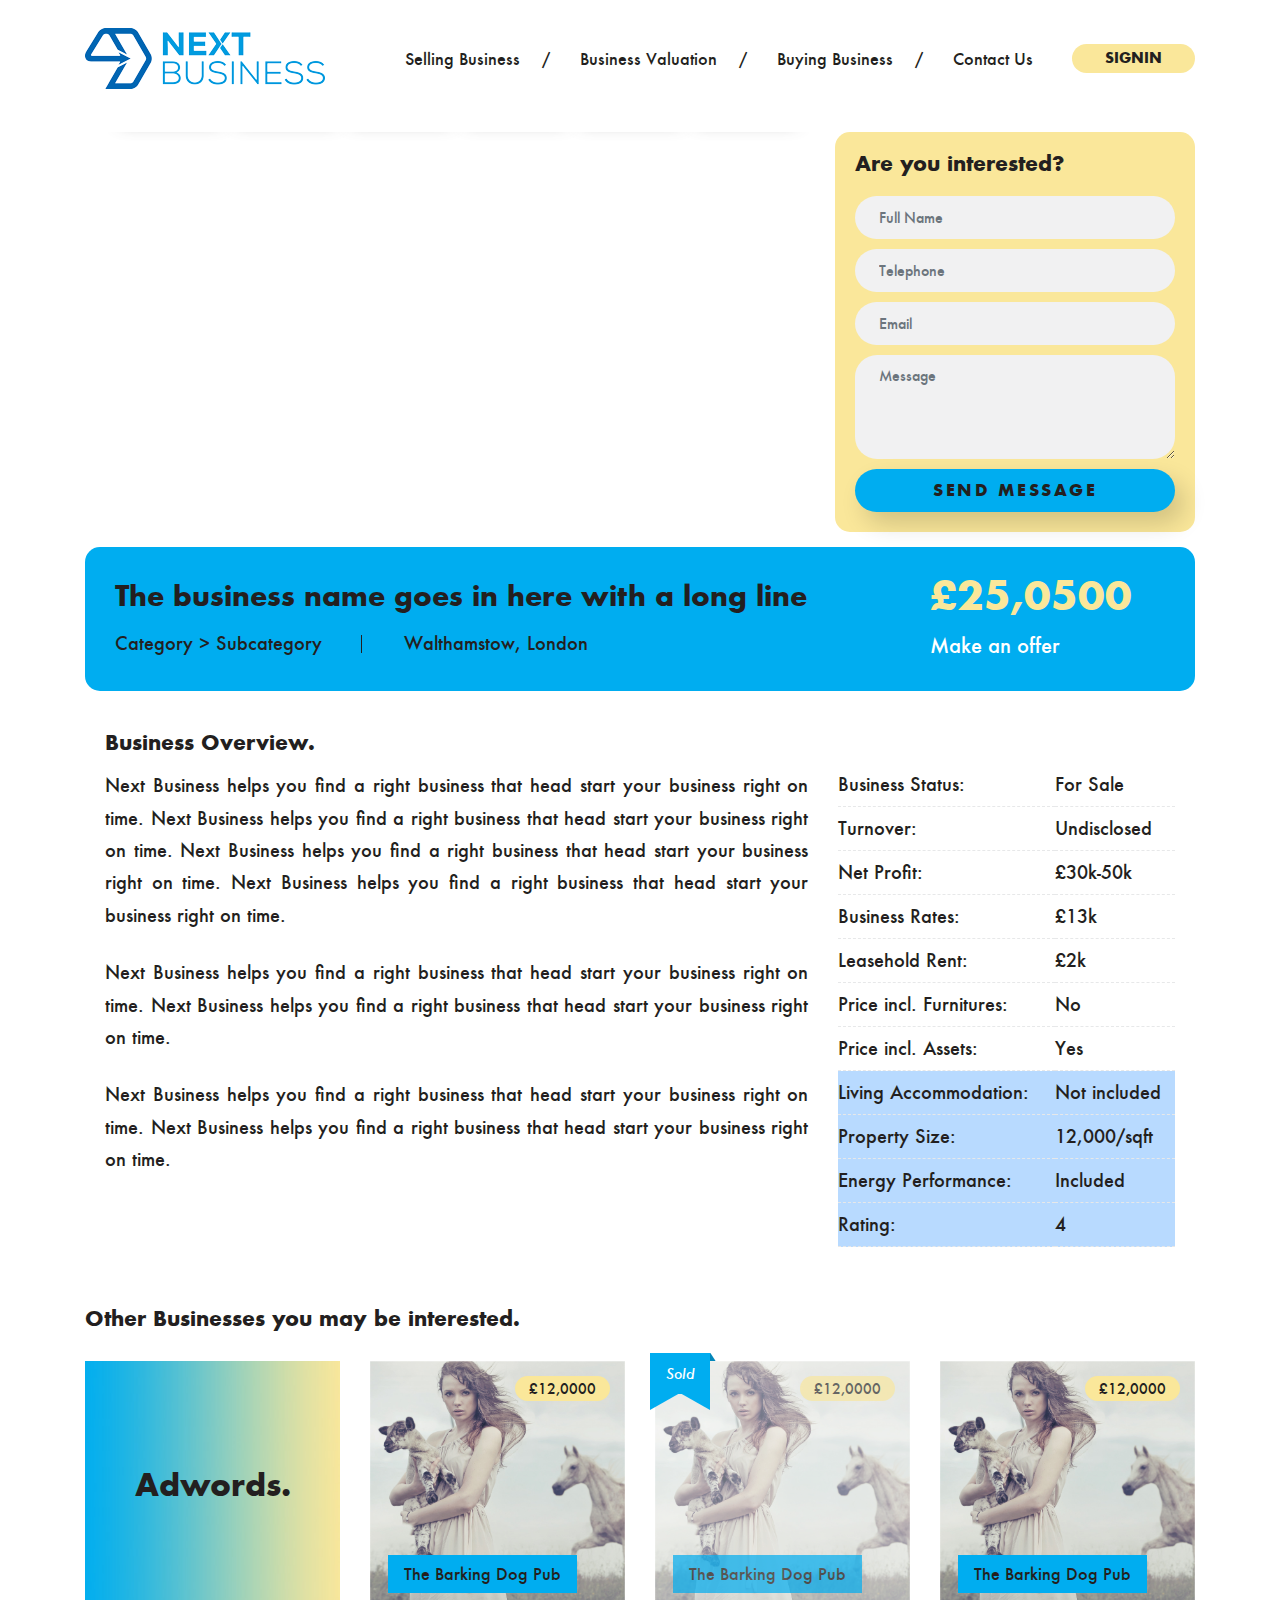
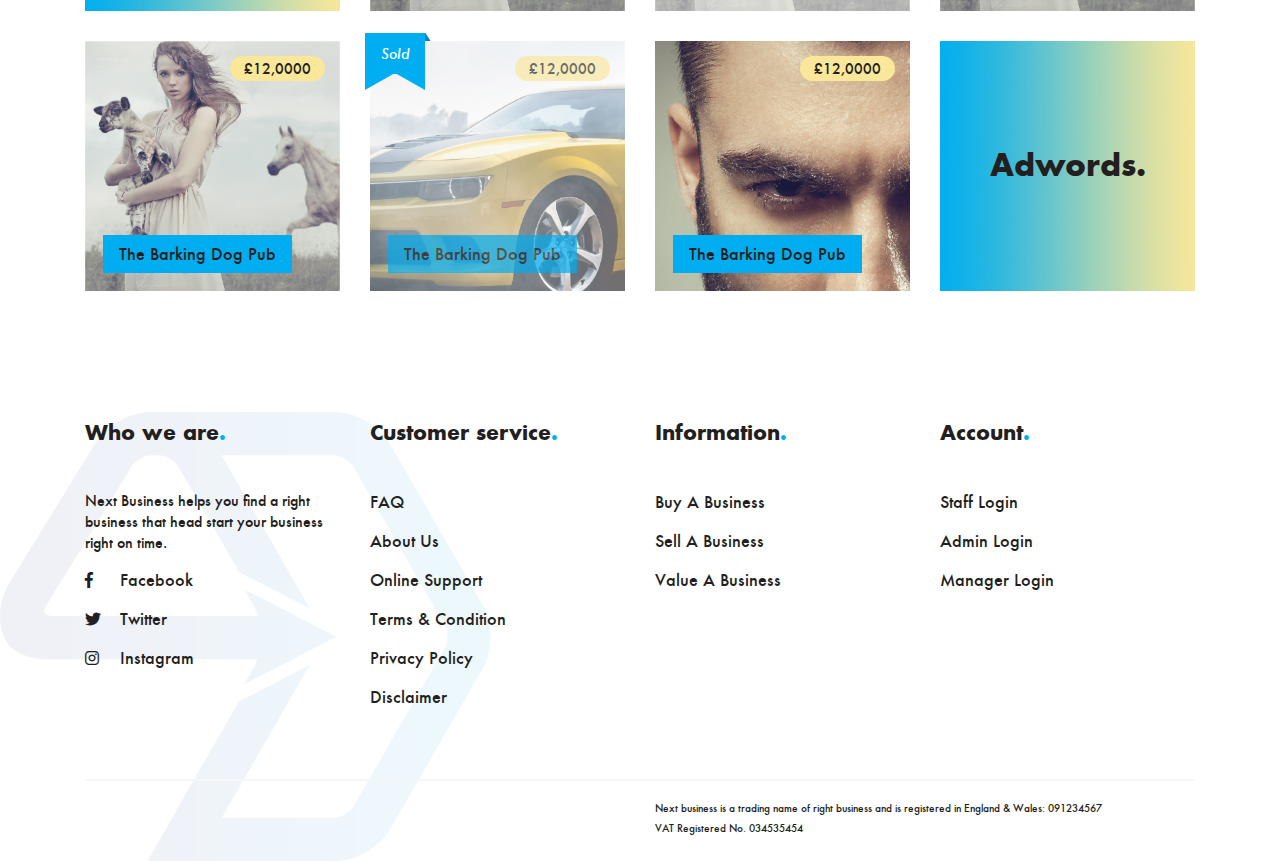
<file: business-details.html>
<!DOCTYPE html>
<!--[if lt IE 7]>      <html class="no-js lt-ie9 lt-ie8 lt-ie7"> <![endif]-->
<!--[if IE 7]>         <html class="no-js lt-ie9 lt-ie8"> <![endif]-->
<!--[if IE 8]>         <html class="no-js lt-ie9"> <![endif]-->
<!--[if gt IE 8]><!-->
<html class="no-js">
<!--<![endif]-->

<head>
    <meta charset="utf-8">
    <meta http-equiv="X-UA-Compatible" content="IE=edge">
    <title>:: Next Business ::</title>
    <meta name="description" content="">
    <meta name="viewport" content="width=device-width, initial-scale=1, shrink-to-fit=no">

    <!-- favicon -->
    <link rel="shortcut icon" type="image/x-icon" href="favicon.png">
    <link rel="apple-touch-icon" href="apple-touch-icon.png">

    <!-- stylesheet -->
    <link rel="stylesheet" href="css/plugins/bootstrap.min.css">
    <link rel="stylesheet" href="css/plugins/animate.css">
    <link rel="stylesheet" href="css/plugins/owl.carousel.min.css">
    <link rel="stylesheet" href="css/plugins/owl.theme.default.min.css">
    <link rel="stylesheet" href="css/plugins/slick/slick.css">
    <link rel="stylesheet" href="css/plugins/slick/slick-theme.css">
    <link rel="stylesheet" href="css/plugins/simplelightbox.min.css">
    <link rel="stylesheet" href="fonts/fonts.min.css">
    <link rel="stylesheet" href="fonts/fw/fontawesome/fontawesome.min.css">
    <link rel="stylesheet" href="css/plugins/ion.rangeSlider.css">
    <link rel="stylesheet" href="css/plugins/ion.rangeSlider.skin.css">
    <link rel="stylesheet" href="css/style.css">
    <link rel="stylesheet" href="css/responsive.css">
    <script src="js/modernizr-2.8.3.min.js"></script>
</head>

<body>
    <!--[if lt IE 7]>
            <p class="browsehappy">You are using an <strong>outdated</strong> browser. Please <a href="#">upgrade your browser</a> to improve your experience.</p>
        <![endif]-->


    <!-- Navigation -->
    <header>
        <div class="container">
            <nav class="navbar navbar-expand-lg">
                <a class="navbar-brand" href="#"><img src="images/logo.png" alt=""></a>
                <button class="navbar-toggler" type="button" data-toggle="collapse" data-target="#navbarSupportedContent"
                    aria-controls="navbarSupportedContent" aria-expanded="false" aria-label="Toggle navigation">
                    <span class="navbar-toggler-icon"></span>
                </button>

                <div class="collapse navbar-collapse" id="navbarSupportedContent">
                    <ul class="navbar-nav ml-auto mr-auto">
                        <li class="nav-item">
                            <a class="nav-link" href="#">Selling business</a>
                        </li>
                        <li class="nav-item">
                            <a class="nav-link" href="#">business valuation</a>
                        </li>
                        <li class="nav-item ">
                            <a class="nav-link" href="#">buying business</a>
                        </li>
                        <li class="nav-item">
                            <a class="nav-link" href="#">Contact us</a>
                        </li>
                    </ul>
                    <button class="btn">SIGNIN</button>
                </div>
            </nav>
        </div>
    </header>

    <!-- Business Details area -->
    <section id="business-details">
        <div class="container">
            <div class="row no-gutters">
                <div class="col-lg-8">
                    <div class="business-details-img">
                        <div class="business-details-carousel owl-carousel owl-theme" data-slider-id="1">
                            <div class="item">
                                <img src="images/business-details-1.jpg" class="img-fluid" alt="">
                            </div>
                            <div class="item">
                                <img src="images/business-4.jpg" class="img-fluid" alt="">
                            </div>
                            <div class="item">
                                <img src="images/business-1.jpg" class="img-fluid" alt="">
                            </div>
                            <div class="item">
                                <img src="images/business-details-1.jpg" class="img-fluid" alt="">
                            </div>
                            <div class="item">
                                <img src="images/business-4.jpg" class="img-fluid" alt="">
                            </div>
                            <div class="item">
                                <img src="images/business-1.jpg" class="img-fluid" alt="">
                            </div>
                        </div>
                        <div class="owl-thumbs d-flex align-items-center justify-content-center w-100" data-slider-id="1">
                            <button class="owl-thumb-item"><img src="images/business-details-1.jpg" class="img-responsive"
                                    alt=""></button>
                            <button class="owl-thumb-item"><img src="images/business-4.jpg" class="img-responsive" alt=""></button>
                            <button class="owl-thumb-item"><img src="images/business-1.jpg" class="img-responsive" alt=""></button>
                            <button class="owl-thumb-item video-item"><img src="images/business-details-1.jpg" class="img-responsive"
                                    alt=""> <img src="images/video-icon.png" class="img-fluid video-thumb" alt=""></button>
                            <button class="owl-thumb-item"><img src="images/business-4.jpg" class="img-responsive" alt=""></button>
                            <button class="owl-thumb-item"><img src="images/business-1.jpg" class="img-responsive" alt=""></button>
                        </div>
                    </div>
                </div>
                <div class="col-lg-4 pl-0 pl-lg-3">
                    <div class="business-details-form">
                        <h4>Are you interested?</h4>
                        <form>
                            <div class="form-group">
                                <label class="sr-only"></label>
                                <input type="text" class="form-control" placeholder="Full Name">
                            </div>
                            <div class="form-group">
                                <input type="text" class="form-control" placeholder="Telephone">
                            </div>
                            <div class="form-group">
                                <input type="email" class="form-control" placeholder="Email">
                            </div>
                            <div class="form-group">
                                <textarea class="form-control" rows="4" placeholder="Message"></textarea>
                            </div>
                            <button class="btn btn-block">Send message</button>
                        </form>
                    </div>
                </div>
            </div>
            <div class="business-details-title-area">
                <div class="row align-items-center">
                    <div class="col-md-9">
                        <div class="business-title">
                            <h3>The business name goes in here with a long line</h3>
                        </div>
                        <div class="location-area">
                            <ul>
                                <li>category > subcategory</li>
                                <li>Walthamstow, London</li>
                            </ul>
                        </div>
                    </div>
                    <div class="col-md-3">
                        <div class="business-price">
                            <h2>&pound;25,0500</h2>
                            <a href="#">Make an offer</a>
                        </div>
                    </div>
                </div>
            </div>
            <div class="business-details-content">
                <div class="row">
                    <div class="col-lg-8">
                        <div class="text-area">
                            <h4>Business Overview.</h4>
                            <p>Next Business helps you find a right business that head start your business right on
                                time. Next Business helps you
                                find a right business that head start your business right on time. Next Business helps
                                you find a right business
                                that head start your business right on time. Next Business helps you find a right
                                business that head start your
                                business right on time.</p>
                            <p>Next Business helps you find a right business that head start your business right on
                                time. Next Business helps you
                                find a right business that head start your business right on time.</p>
                            <p>Next Business helps you find a right business that head start your business right on
                                time. Next Business helps you
                                find a right business that head start your business right on time.</p>
                        </div>
                    </div>
                    <div class="col-lg-4">
                        <div class="table-area">
                            <table class="table">
                                <tbody>
                                    <tr>
                                        <td>Business Status:</td>
                                        <td>For Sale</td>
                                    </tr>
                                    <tr>
                                        <td>Turnover:</td>
                                        <td>Undisclosed</td>
                                    </tr>
                                    <tr>
                                        <td>Net Profit:</td>
                                        <td>£30k-50k</td>
                                    </tr>
                                    <tr>
                                        <td>Business Rates:</td>
                                        <td>£13k</td>
                                    </tr>
                                    <tr>
                                        <td>Leasehold Rent:</td>
                                        <td>£2k</td>
                                    </tr>
                                    <tr>
                                        <td>Price incl. Furnitures:</td>
                                        <td>No</td>
                                    </tr>
                                    <tr>
                                        <td>Price incl. Assets:</td>
                                        <td>Yes</td>
                                    </tr>
                                    <tr class="table-primary">
                                        <td>Living Accommodation:</td>
                                        <td>Not included</td>
                                    </tr>
                                    <tr class="table-primary">
                                        <td>Property Size:</td>
                                        <td>12,000/sqft</td>
                                    </tr>
                                    <tr class="table-primary">
                                        <td>Energy Performance:</td>
                                        <td>Included</td>
                                    </tr>
                                    <tr class="table-primary">
                                        <td>Rating:</td>
                                        <td>4</td>
                                    </tr>
                                </tbody>
                            </table>
                        </div>
                    </div>
                </div>
            </div>
            <div class="related-business">
                <h4>Other Businesses you may be interested.</h4>
                <div class="related-business-content">
                    <div class="row">
                        <div class="col-lg-3 col-md-6">
                            <div class="related-business-box">
                                <img src="images/demo-ad-bg.jpg" class="img-fluid" alt="">
                                <div class="demo-ad-text">
                                    <h2>Adwords.</h2>
                                </div>
                            </div>
                        </div>
                        <div class="col-lg-3 col-md-6">
                            <div class="related-business-box">
                                <img src="images/business-1.jpg" class="img-fluid" alt="">
                                <div class="business-name">
                                    <a href="#">The Barking Dog Pub</a>
                                </div>
                                <div class="business-price">
                                    <span>&pound;12,0000</span>
                                </div>
                            </div>
                        </div>
                        <div class="col-lg-3 col-md-6">
                            <div class="related-business-box disabled">
                                <img src="images/business-1.jpg" class="img-fluid" alt="">
                                <div class="business-name">
                                    <a href="#">The Barking Dog Pub</a>
                                </div>
                                <div class="business-price">
                                    <span>&pound;12,0000</span>
                                </div>
                                <div class="offer-area">
                                    <span>
                                        <p>sold</p>
                                    </span>
                                </div>
                            </div>
                        </div>
                        <div class="col-lg-3 col-md-6">
                            <div class="related-business-box">
                                <img src="images/business-1.jpg" class="img-fluid" alt="">
                                <div class="business-name">
                                    <a href="#">The Barking Dog Pub</a>
                                </div>
                                <div class="business-price">
                                    <span>&pound;12,0000</span>
                                </div>
                            </div>
                        </div>
                        <div class="col-lg-3 col-md-6">
                                <div class="related-business-box">
                                    <img src="images/business-1.jpg" class="img-fluid" alt="">
                                    <div class="business-name">
                                        <a href="#">The Barking Dog Pub</a>
                                    </div>
                                    <div class="business-price">
                                        <span>&pound;12,0000</span>
                                    </div>
                                </div>
                            </div>
                            <div class="col-lg-3 col-md-6">
                                <div class="related-business-box disabled">
                                    <img src="images/business-3.jpg" class="img-fluid" alt="">
                                    <div class="business-name">
                                        <a href="#">The Barking Dog Pub</a>
                                    </div>
                                    <div class="business-price">
                                        <span>&pound;12,0000</span>
                                    </div>
                                    <div class="offer-area">
                                        <span>
                                            <p>sold</p>
                                        </span>
                                    </div>
                                </div>
                            </div>
                            <div class="col-lg-3 col-md-6">
                                <div class="related-business-box">
                                    <img src="images/business-2.jpg" class="img-fluid" alt="">
                                    <div class="business-name">
                                        <a href="#">The Barking Dog Pub</a>
                                    </div>
                                    <div class="business-price">
                                        <span>&pound;12,0000</span>
                                    </div>
                                </div>
                            </div>
                            <div class="col-lg-3 col-md-6">
                                <div class="related-business-box">
                                    <img src="images/demo-ad-bg.jpg" class="img-fluid" alt="">
                                    <div class="demo-ad-text">
                                        <h2>Adwords.</h2>
                                    </div>
                                </div>
                            </div>
                    </div>
                </div>
            </div>
        </div>
    </section>


    <!-- Footer area -->
    <footer class="container-xl">
            <div class="container">
                <div class="footer-content">
                    <div class="row link-area">
                        <div class="col-md-3 col-6">
                            <div class=" about-area">
                                <h5>Who we are<span>.</span></h5>
                                <p>Next Business helps you find a right <br> business that head start your business <br>
                                    right on time.</p>
    
                                <div class="social-icons">
                                    <ul>
                                        <li><a href="#"><i class="fab fa-facebook-f"></i>Facebook</a> </li>
                                        <li><a href="#"><i class="fab fa-twitter"></i>Twitter</a> </li>
                                        <li><a href="#"><i class="fab fa-instagram"></i>instagram</a> </li>
                                    </ul>
                                </div>
                            </div>
                        </div>
    
                        <div class="col-md-3 col-6">
                            <h5>Customer service<span>.</span></h5>
                            <div class="quicklinks">
                                <ul>
                                    <li> <a href="#">FAQ</a> </li>
                                    <li> <a href="#">About us</a> </li>
                                    <li> <a href="#">Online Support</a> </li>
                                    <li> <a href="#">Terms & Condition</a> </li>
                                    <li> <a href="#">Privacy Policy</a> </li>
                                    <li> <a href="#">Disclaimer</a> </li>
                                </ul>
                            </div>
                        </div>
                        <div class="col-md-3 col-6">
                            <h5>Information<span>.</span></h5>
                            <div class="quicklinks">
                                <ul>
                                    <li> <a href="#">Buy a Business</a> </li>
                                    <li> <a href="#">Sell a Business</a> </li>
                                    <li> <a href="#">Value a Business</a> </li>
                                </ul>
                            </div>
                        </div>
                        <div class="col-md-3 col-6">
                            <h5>Account<span>.</span></h5>
                            <div class="quicklinks">
                                <ul>
                                    <li> <a href="#">Staff login</a> </li>
                                    <li> <a href="#">Admin login</a> </li>
                                    <li> <a href="#">manager login</a> </li>
                                </ul>
                            </div>
                        </div>
                    </div>
                </div>
    
                <div class="copyright-area">
                    <div class="row align-items-center">
                        <div class="col-md-6 ml-auto">
                            <p>Next business is a trading name of right business and is registered in England & Wales:
                                091234567</p>
                            <p>VAT Registered No. 034535454</p>
                        </div>
                    </div>
                </div>
            </div>
        </footer>
    


    <script src="js/jquery-3.2.1.min.js"></script>
    <script src="js/popper.min.js"></script>
    <script src="js/bootstrap.min.js"></script>
    <script src="js/owl.carousel.min.js"></script>
    <script src="js/owl.carousel.thumbs.min.js"></script>
    <script src="js/slick.min.js"></script>
    <script src="js/ion.rangeSlider.min.js"></script>
    <script src="js/simple-lightbox.min.js"></script>
    <script src="js/main.js"></script>
</body>

</html>
</file>
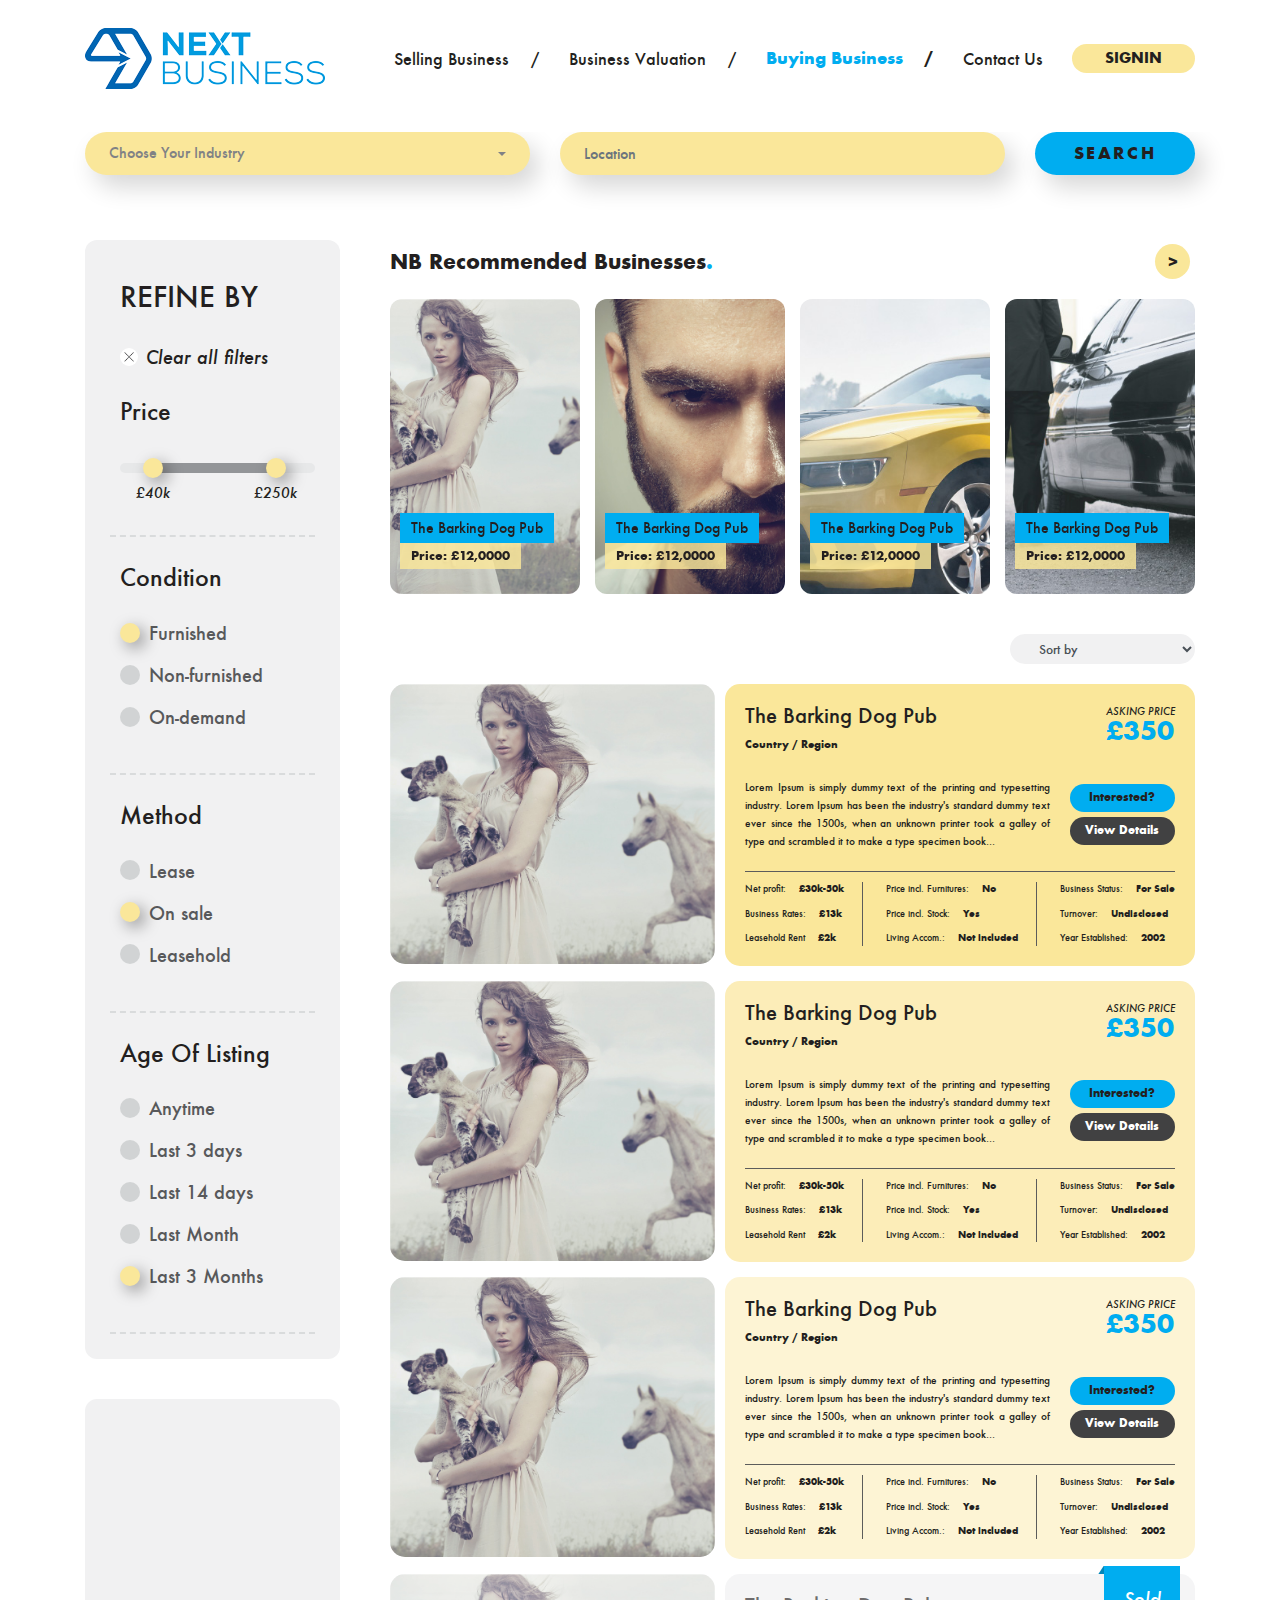
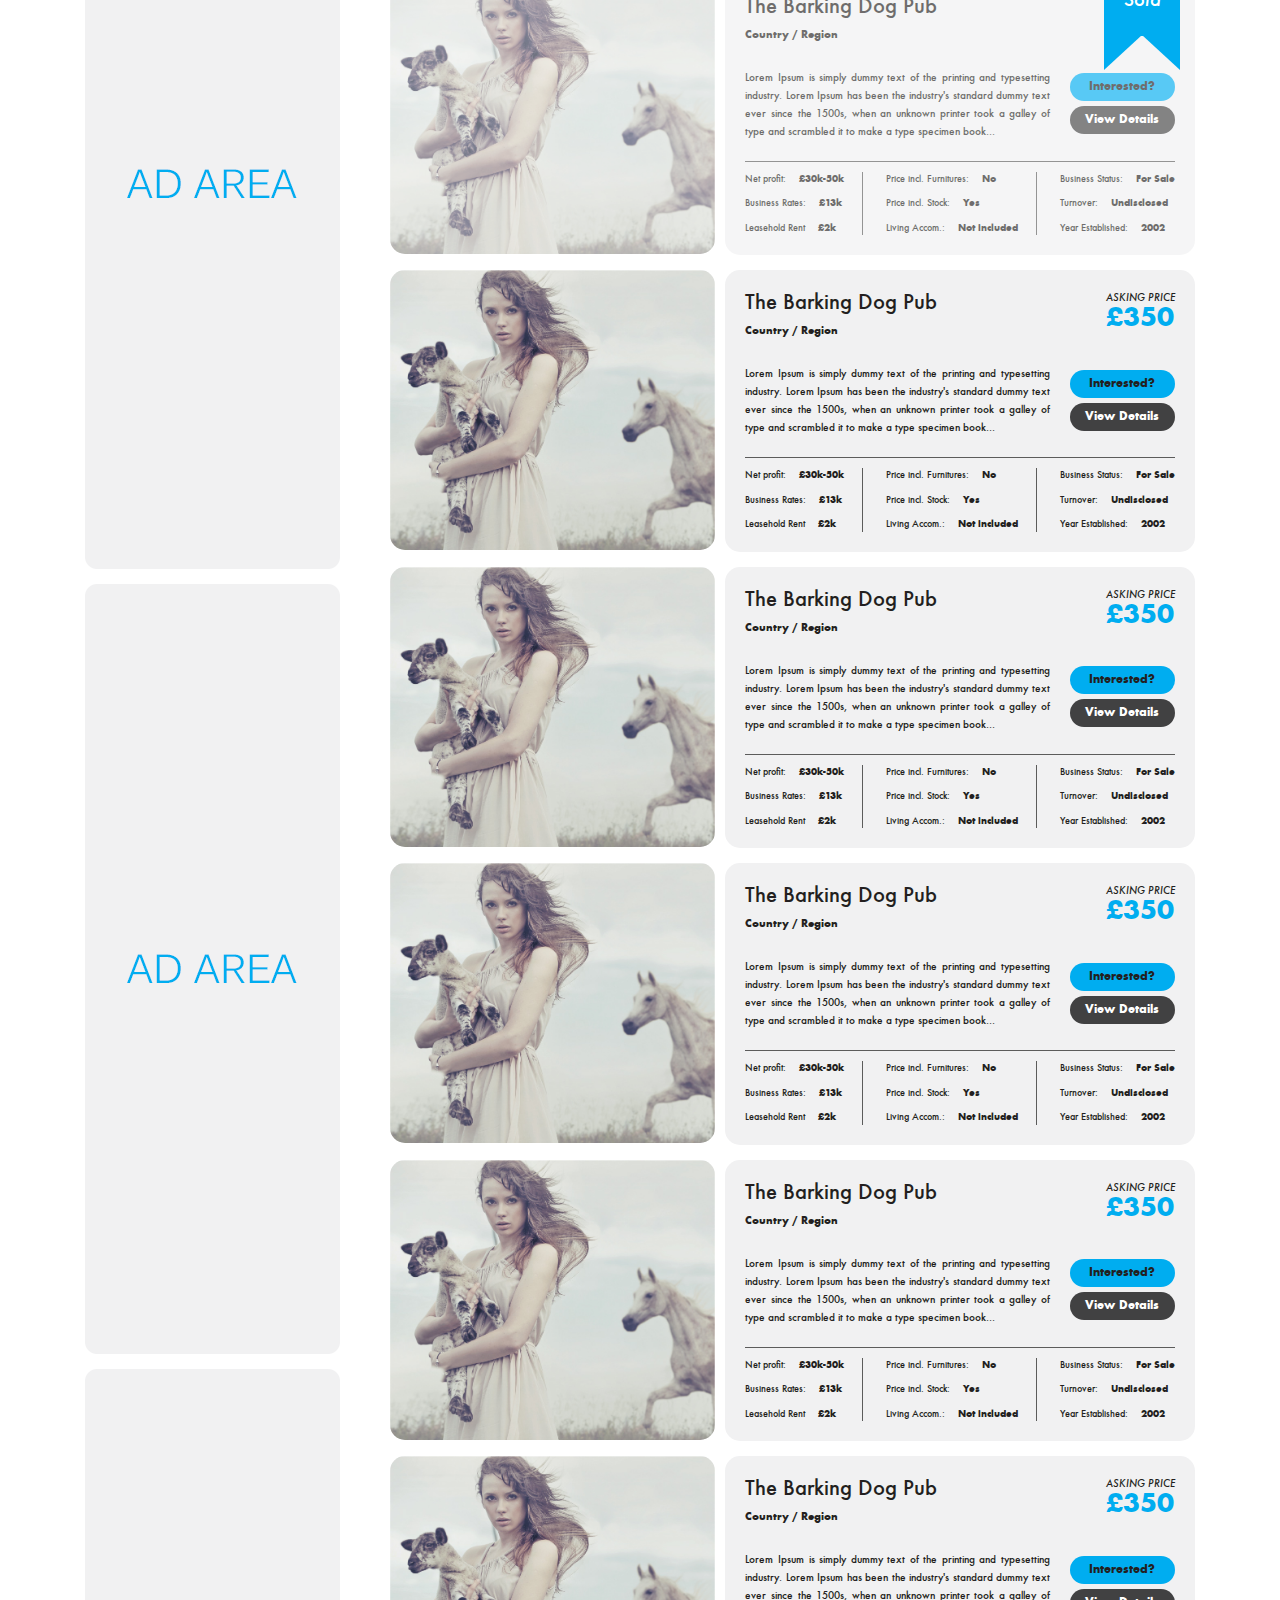
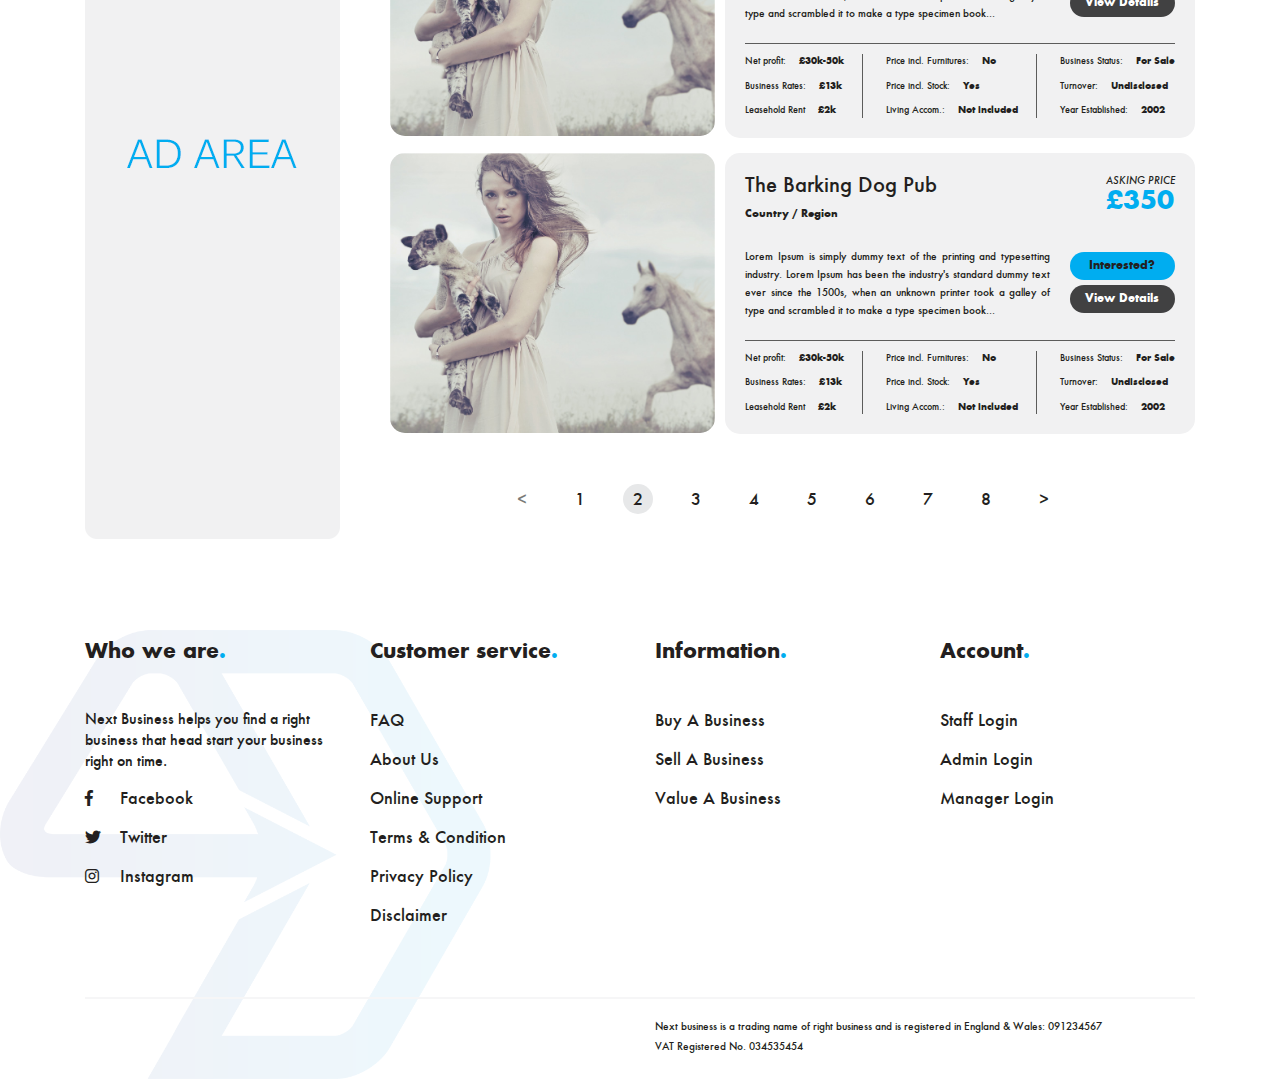
<file: business-listing.html>
<!DOCTYPE html>
<!--[if lt IE 7]>      <html class="no-js lt-ie9 lt-ie8 lt-ie7"> <![endif]-->
<!--[if IE 7]>         <html class="no-js lt-ie9 lt-ie8"> <![endif]-->
<!--[if IE 8]>         <html class="no-js lt-ie9"> <![endif]-->
<!--[if gt IE 8]><!-->
<html class="no-js">
<!--<![endif]-->

<head>
    <meta charset="utf-8">
    <meta http-equiv="X-UA-Compatible" content="IE=edge">
    <title>:: Next Business ::</title>
    <meta name="description" content="">
    <meta name="viewport" content="width=device-width, initial-scale=1, shrink-to-fit=no">

    <!-- favicon -->
    <link rel="shortcut icon" type="image/x-icon" href="favicon.png">
    <link rel="apple-touch-icon" href="apple-touch-icon.png">

    <!-- stylesheet -->
    <link rel="stylesheet" href="css/plugins/bootstrap.min.css">
    <link rel="stylesheet" href="css/plugins/animate.css">
    <link rel="stylesheet" href="css/plugins/owl.carousel.min.css">
    <link rel="stylesheet" href="css/plugins/owl.theme.default.min.css">
    <link rel="stylesheet" href="css/plugins/slick/slick.css">
    <link rel="stylesheet" href="css/plugins/slick/slick-theme.css">
    <link rel="stylesheet" href="css/plugins/simplelightbox.min.css">
    <link rel="stylesheet" href="fonts/fonts.min.css">
    <link rel="stylesheet" href="fonts/fw/fontawesome/fontawesome.min.css">
    <link rel="stylesheet" href="css/plugins/ion.rangeSlider.css">
    <link rel="stylesheet" href="css/plugins/ion.rangeSlider.skin.css">
    <link rel="stylesheet" href="css/plugins/jquery-ui.min.css">
    <link rel="stylesheet" href="css/plugins/bootstrap-select.min.css">
    <link rel="stylesheet" href="css/style.css">
    <link rel="stylesheet" href="css/responsive.css">
    <script src="js/modernizr-2.8.3.min.js"></script>
</head>

<body>
    <!--[if lt IE 7]>
            <p class="browsehappy">You are using an <strong>outdated</strong> browser. Please <a href="#">upgrade your browser</a> to improve your experience.</p>
        <![endif]-->


    <!-- Navigation -->
    <header>
        <div class="container">
            <nav class="navbar navbar-expand-lg">
                <a class="navbar-brand" href="#"><img src="images/logo.png" alt=""></a>
                <button class="navbar-toggler" type="button" data-toggle="collapse" data-target="#navbarSupportedContent"
                    aria-controls="navbarSupportedContent" aria-expanded="false" aria-label="Toggle navigation">
                    <span class="navbar-toggler-icon"></span>
                </button>

                <div class="collapse navbar-collapse" id="navbarSupportedContent">
                    <ul class="navbar-nav ml-auto mr-auto">
                        <li class="nav-item">
                            <a class="nav-link" href="#">Selling business</a>
                        </li>
                        <li class="nav-item">
                            <a class="nav-link" href="#">business valuation</a>
                        </li>
                        <li class="nav-item active">
                            <a class="nav-link" href="#">buying business</a>
                            <span class="sr-only">(current)</span>
                        </li>
                        <li class="nav-item ">
                            <a class="nav-link" href="#">Contact us</a>
                        </li>
                    </ul>
                    <button class="btn">SIGNIN</button>
                </div>
            </nav>
        </div>
    </header>

    <!-- Business Listing area -->
    <section id="listing">
        <div class="container">
            <div class="listing-search">
                <form>
                    <div class="row">
                        <div class="col-lg-5">
                            <div class="form-group">
                                <select class="selectpicker" title="Choose your industry">
                                    <option>All Businesses</option>
                                    <option>Retail</option>
                                    <option>Cafes</option>
                                    <option>Services</option>
                                    <option>Restaurants</option>
                                    <option>Commercial Property</option>
                                    <option>Other Categories</option>
                                </select>
                            </div>
                        </div>
                        <div class="col-lg-5">
                            <div class="form-group">
                                <input type="text" class="form-control" placeholder="Location">
                            </div>
                        </div>
                        <div class="col-lg-2">
                            <div class="form-group">
                                <button class="btn btn-block">Search</button>
                            </div>
                        </div>
                    </div>
                </form>
            </div>
            <div class="listing-content">
                <div class="row">
                    <div class="col-lg-9 order-md-2">
                        <div class="list-area">
                            <h3>NB Recommended Businesses<span>.</span></h3>
                            <div class="list-area-carousel owl-carousel owl-theme">
                                <div class="item">
                                    <div class="featured-business-box">
                                        <div class="image-wrapper">
                                            <img src="images/business-1.jpg" alt="">
                                            <div class="description-area">
                                                <div class="business-title">
                                                    <a href="#">The barking dog pub</a>
                                                </div>
                                                <div class="business-specs">
                                                    <span>Price: &pound;12,0000</span>
                                                </div>
                                            </div>
                                        </div>
                                    </div>
                                </div>
                                <div class="item">
                                    <div class="featured-business-box">
                                        <div class="image-wrapper">
                                            <img src="images/business-2.jpg" alt="">
                                            <div class="description-area">
                                                <div class="business-title">
                                                    <a href="#">The barking dog pub</a>
                                                </div>
                                                <div class="business-specs">
                                                    <span>Price: &pound;12,0000</span>
                                                </div>
                                            </div>
                                        </div>
                                    </div>
                                </div>
                                <div class="item">
                                    <div class="featured-business-box">
                                        <div class="image-wrapper">
                                            <img src="images/business-3.jpg" alt="">
                                            <div class="description-area">
                                                <div class="business-title">
                                                    <a href="#">The barking dog pub</a>
                                                </div>
                                                <div class="business-specs">
                                                    <span>Price: &pound;12,0000</span>
                                                </div>
                                            </div>
                                        </div>
                                    </div>
                                </div>
                                <div class="item">
                                    <div class="featured-business-box">
                                        <div class="image-wrapper">
                                            <img src="images/business-4.jpg" alt="">
                                            <div class="description-area">
                                                <div class="business-title">
                                                    <a href="#">The barking dog pub</a>
                                                </div>
                                                <div class="business-specs">
                                                    <span>Price: &pound;12,0000</span>
                                                </div>
                                            </div>
                                        </div>
                                    </div>
                                </div>
                                <div class="item">
                                    <div class="featured-business-box">
                                        <div class="image-wrapper">
                                            <img src="images/business-1.jpg" alt="">
                                            <div class="description-area">
                                                <div class="business-title">
                                                    <a href="#">The barking dog pub</a>
                                                </div>
                                                <div class="business-specs">
                                                    <span>Price: &pound;12,0000</span>
                                                </div>
                                            </div>
                                        </div>
                                    </div>
                                </div>
                                <div class="item">
                                    <div class="featured-business-box">
                                        <div class="image-wrapper">
                                            <img src="images/business-2.jpg" alt="">
                                            <div class="description-area">
                                                <div class="business-title">
                                                    <a href="#">The barking dog pub</a>
                                                </div>
                                                <div class="business-specs">
                                                    <span>Price: &pound;12,0000</span>
                                                </div>
                                            </div>
                                        </div>
                                    </div>
                                </div>
                            </div>
                            <div class="list-area-content">
                                <div class="list-area-content-filter">
                                    <form>
                                        <div class="row">
                                            <div class="col-12 text-right">
                                                <select class="form-control">
                                                    <option>Sort by</option>
                                                    <option>Name</option>
                                                    <option>Age High to Low</option>
                                                    <option>Age Low to High</option>
                                                    <option>Date added</option>
                                                </select>
                                            </div>
                                        </div>
                                    </form>
                                </div>

                                <div class="list-content-container">
                                    <div class="list-content-box">
                                        <div class="row no-gutters">
                                            <div class="col-lg-5 pr-0 pr-lg-3">
                                                <div class="list-content-box-img">
                                                    <img src="images/business-1.jpg" class="img-fluid" alt="">
                                                </div>
                                            </div>
                                            <div class="col-lg-7">
                                                <div class="list-box-content-details d-flex flex-column ">
                                                    <div class="heading-area d-flex justify-content-between">
                                                        <div class="title-area">
                                                            <h4>The Barking dog pub</h4>
                                                            <span>Country / Region</span>
                                                        </div>
                                                        <div class="price-area">
                                                            <p>Asking price</p>
                                                            <span>&pound;350</span>
                                                        </div>
                                                    </div>
                                                    <div class="details-area d-flex flex-sm-row flex-column justify-content-between ">
                                                        <div class="text-area">
                                                            <p>Lorem Ipsum is simply dummy text of the printing and
                                                                typesetting industry. Lorem Ipsum has been the
                                                                industry's
                                                                standard dummy text ever since the 1500s, when an
                                                                unknown printer took a galley of type and scrambled
                                                                it to make a
                                                                type specimen book...</p>
                                                        </div>
                                                        <div class="links-area justify-content-sm-center justify-content-between d-flex align-items-between flex-sm-column">
                                                            <button class="btn btn-alt" type="button" data-toggle="modal"
                                                                data-target="#modal1">Interested?</button>
                                                            <button class="btn">view details</button>
                                                        </div>
                                                    </div>
                                                    <div class="info-area d-flex flex-sm-row flex-column justify-content-around justify-content-lg-between">
                                                        <ul>
                                                            <li>Net profit: <span>&pound;30k-50k</span></li>
                                                            <li>Business Rates: <span>&pound;13k</span></li>
                                                            <li>Leasehold Rent <span>&pound;2k</span></li>
                                                        </ul>
                                                        <ul>
                                                            <li>Price incl. Furnitures: <span>No</span></li>
                                                            <li>Price incl. Stock: <span>Yes</span></li>
                                                            <li>Living Accom.: <span>Not included</span></li>
                                                        </ul>
                                                        <ul>
                                                            <li>Business Status: <span>For Sale</span></li>
                                                            <li>Turnover: <span>Undisclosed</span></li>
                                                            <li>Year Established: <span>2002</span></li>
                                                        </ul>
                                                    </div>
                                                </div>
                                            </div>
                                        </div>
                                    </div>
                                    <div class="list-content-box">
                                        <div class="row no-gutters">
                                            <div class="col-lg-5 pr-0 pr-lg-3">
                                                <div class="list-content-box-img">
                                                    <img src="images/business-1.jpg" class="img-fluid" alt="">
                                                </div>
                                            </div>
                                            <div class="col-lg-7">
                                                <div class="list-box-content-details d-flex flex-column ">
                                                    <div class="heading-area d-flex justify-content-between">
                                                        <div class="title-area">
                                                            <h4>The Barking dog pub</h4>
                                                            <span>Country / Region</span>
                                                        </div>
                                                        <div class="price-area">
                                                            <p>Asking price</p>
                                                            <span>&pound;350</span>
                                                        </div>
                                                    </div>
                                                    <div class="details-area d-flex flex-sm-row flex-column justify-content-between ">
                                                        <div class="text-area">
                                                            <p>Lorem Ipsum is simply dummy text of the printing and
                                                                typesetting industry. Lorem Ipsum has been the
                                                                industry's
                                                                standard dummy text ever since the 1500s, when an
                                                                unknown printer took a galley of type and scrambled
                                                                it to make a
                                                                type specimen book...</p>
                                                        </div>
                                                        <div class="links-area justify-content-sm-center justify-content-between d-flex align-items-between flex-sm-column">
                                                            <button class="btn btn-alt" type="button" data-toggle="modal"
                                                                data-target="#modal1">Interested?</button>
                                                            <button class="btn">view details</button>
                                                        </div>
                                                    </div>
                                                    <div class="info-area d-flex flex-sm-row flex-column justify-content-around justify-content-lg-between">
                                                        <ul>
                                                            <li>Net profit: <span>&pound;30k-50k</span></li>
                                                            <li>Business Rates: <span>&pound;13k</span></li>
                                                            <li>Leasehold Rent <span>&pound;2k</span></li>
                                                        </ul>
                                                        <ul>
                                                            <li>Price incl. Furnitures: <span>No</span></li>
                                                            <li>Price incl. Stock: <span>Yes</span></li>
                                                            <li>Living Accom.: <span>Not included</span></li>
                                                        </ul>
                                                        <ul>
                                                            <li>Business Status: <span>For Sale</span></li>
                                                            <li>Turnover: <span>Undisclosed</span></li>
                                                            <li>Year Established: <span>2002</span></li>
                                                        </ul>
                                                    </div>
                                                </div>
                                            </div>
                                        </div>
                                    </div>
                                    <div class="list-content-box">
                                        <div class="row no-gutters">
                                            <div class="col-lg-5 pr-0 pr-lg-3">
                                                <div class="list-content-box-img">
                                                    <img src="images/business-1.jpg" class="img-fluid" alt="">
                                                </div>
                                            </div>
                                            <div class="col-lg-7">
                                                <div class="list-box-content-details d-flex flex-column ">
                                                    <div class="heading-area d-flex justify-content-between">
                                                        <div class="title-area">
                                                            <h4>The Barking dog pub</h4>
                                                            <span>Country / Region</span>
                                                        </div>
                                                        <div class="price-area">
                                                            <p>Asking price</p>
                                                            <span>&pound;350</span>
                                                        </div>
                                                    </div>
                                                    <div class="details-area d-flex flex-sm-row flex-column justify-content-between ">
                                                        <div class="text-area">
                                                            <p>Lorem Ipsum is simply dummy text of the printing and
                                                                typesetting industry. Lorem Ipsum has been the
                                                                industry's
                                                                standard dummy text ever since the 1500s, when an
                                                                unknown printer took a galley of type and scrambled
                                                                it to make a
                                                                type specimen book...</p>
                                                        </div>
                                                        <div class="links-area justify-content-sm-center justify-content-between d-flex align-items-between flex-sm-column">
                                                            <button class="btn btn-alt" type="button" data-toggle="modal"
                                                                data-target="#modal1">Interested?</button>
                                                            <button class="btn">view details</button>
                                                        </div>
                                                    </div>
                                                    <div class="info-area d-flex flex-sm-row flex-column justify-content-around justify-content-lg-between">
                                                        <ul>
                                                            <li>Net profit: <span>&pound;30k-50k</span></li>
                                                            <li>Business Rates: <span>&pound;13k</span></li>
                                                            <li>Leasehold Rent <span>&pound;2k</span></li>
                                                        </ul>
                                                        <ul>
                                                            <li>Price incl. Furnitures: <span>No</span></li>
                                                            <li>Price incl. Stock: <span>Yes</span></li>
                                                            <li>Living Accom.: <span>Not included</span></li>
                                                        </ul>
                                                        <ul>
                                                            <li>Business Status: <span>For Sale</span></li>
                                                            <li>Turnover: <span>Undisclosed</span></li>
                                                            <li>Year Established: <span>2002</span></li>
                                                        </ul>
                                                    </div>
                                                </div>
                                            </div>
                                        </div>
                                    </div>
                                    <div class="list-content-box disabled">
                                        <div class="row no-gutters">
                                            <div class="col-lg-5 pr-0 pr-lg-3">
                                                <div class="list-content-box-img">
                                                    <img src="images/business-1.jpg" class="img-fluid" alt="">
                                                </div>
                                            </div>
                                            <div class="col-lg-7">
                                                <div class="list-box-content-details d-flex flex-column ">
                                                    <div class="heading-area d-flex justify-content-between">
                                                        <div class="title-area">
                                                            <h4>The Barking dog pub</h4>
                                                            <span>Country / Region</span>
                                                        </div>
                                                        <!-- <div class="price-area">
                                                            <p>Asking price</p>
                                                            <span>&pound;350</span>
                                                        </div> -->
                                                    </div>
                                                    <div class="details-area d-flex flex-sm-row flex-column justify-content-between ">
                                                        <div class="text-area">
                                                            <p>Lorem Ipsum is simply dummy text of the printing and
                                                                typesetting industry. Lorem Ipsum has been the
                                                                industry's
                                                                standard dummy text ever since the 1500s, when an
                                                                unknown printer took a galley of type and scrambled
                                                                it to make a
                                                                type specimen book...</p>
                                                        </div>
                                                        <div class="links-area justify-content-sm-center justify-content-between d-flex align-items-between flex-sm-column">
                                                            <button class="btn btn-alt" type="button" data-toggle="modal"
                                                                data-target="#modal1">Interested?</button>
                                                            <button class="btn">view details</button>
                                                        </div>
                                                    </div>
                                                    <div class="info-area d-flex flex-sm-row flex-column justify-content-around justify-content-lg-between">
                                                        <ul>
                                                            <li>Net profit: <span>&pound;30k-50k</span></li>
                                                            <li>Business Rates: <span>&pound;13k</span></li>
                                                            <li>Leasehold Rent <span>&pound;2k</span></li>
                                                        </ul>
                                                        <ul>
                                                            <li>Price incl. Furnitures: <span>No</span></li>
                                                            <li>Price incl. Stock: <span>Yes</span></li>
                                                            <li>Living Accom.: <span>Not included</span></li>
                                                        </ul>
                                                        <ul>
                                                            <li>Business Status: <span>For Sale</span></li>
                                                            <li>Turnover: <span>Undisclosed</span></li>
                                                            <li>Year Established: <span>2002</span></li>
                                                        </ul>
                                                    </div>
                                                </div>
                                            </div>
                                        </div>
                                        <div class="offer-area">
                                            <span>
                                                <p>sold</p>
                                            </span>
                                        </div>
                                    </div>
                                    <div class="list-content-box">
                                        <div class="row no-gutters">
                                            <div class="col-lg-5 pr-0 pr-lg-3">
                                                <div class="list-content-box-img">
                                                    <img src="images/business-1.jpg" class="img-fluid" alt="">
                                                </div>
                                            </div>
                                            <div class="col-lg-7">
                                                <div class="list-box-content-details d-flex flex-column ">
                                                    <div class="heading-area d-flex justify-content-between">
                                                        <div class="title-area">
                                                            <h4>The Barking dog pub</h4>
                                                            <span>Country / Region</span>
                                                        </div>
                                                        <div class="price-area">
                                                            <p>Asking price</p>
                                                            <span>&pound;350</span>
                                                        </div>
                                                    </div>
                                                    <div class="details-area d-flex flex-sm-row flex-column justify-content-between ">
                                                        <div class="text-area">
                                                            <p>Lorem Ipsum is simply dummy text of the printing and
                                                                typesetting industry. Lorem Ipsum has been the
                                                                industry's
                                                                standard dummy text ever since the 1500s, when an
                                                                unknown printer took a galley of type and scrambled
                                                                it to make a
                                                                type specimen book...</p>
                                                        </div>
                                                        <div class="links-area justify-content-sm-center justify-content-between d-flex align-items-between flex-sm-column">
                                                            <button class="btn btn-alt" type="button" data-toggle="modal"
                                                                data-target="#modal1">Interested?</button>
                                                            <button class="btn">view details</button>
                                                        </div>
                                                    </div>
                                                    <div class="info-area d-flex flex-sm-row flex-column justify-content-around justify-content-lg-between">
                                                        <ul>
                                                            <li>Net profit: <span>&pound;30k-50k</span></li>
                                                            <li>Business Rates: <span>&pound;13k</span></li>
                                                            <li>Leasehold Rent <span>&pound;2k</span></li>
                                                        </ul>
                                                        <ul>
                                                            <li>Price incl. Furnitures: <span>No</span></li>
                                                            <li>Price incl. Stock: <span>Yes</span></li>
                                                            <li>Living Accom.: <span>Not included</span></li>
                                                        </ul>
                                                        <ul>
                                                            <li>Business Status: <span>For Sale</span></li>
                                                            <li>Turnover: <span>Undisclosed</span></li>
                                                            <li>Year Established: <span>2002</span></li>
                                                        </ul>
                                                    </div>
                                                </div>
                                            </div>
                                        </div>
                                    </div>
                                    <div class="list-content-box">
                                        <div class="row no-gutters">
                                            <div class="col-lg-5 pr-0 pr-lg-3">
                                                <div class="list-content-box-img">
                                                    <img src="images/business-1.jpg" class="img-fluid" alt="">
                                                </div>
                                            </div>
                                            <div class="col-lg-7">
                                                <div class="list-box-content-details d-flex flex-column ">
                                                    <div class="heading-area d-flex justify-content-between">
                                                        <div class="title-area">
                                                            <h4>The Barking dog pub</h4>
                                                            <span>Country / Region</span>
                                                        </div>
                                                        <div class="price-area">
                                                            <p>Asking price</p>
                                                            <span>&pound;350</span>
                                                        </div>
                                                    </div>
                                                    <div class="details-area d-flex flex-sm-row flex-column justify-content-between ">
                                                        <div class="text-area">
                                                            <p>Lorem Ipsum is simply dummy text of the printing and
                                                                typesetting industry. Lorem Ipsum has been the
                                                                industry's
                                                                standard dummy text ever since the 1500s, when an
                                                                unknown printer took a galley of type and scrambled
                                                                it to make a
                                                                type specimen book...</p>
                                                        </div>
                                                        <div class="links-area justify-content-sm-center justify-content-between d-flex align-items-between flex-sm-column">
                                                            <button class="btn btn-alt" type="button" data-toggle="modal"
                                                                data-target="#modal1">Interested?</button>
                                                            <button class="btn">view details</button>
                                                        </div>
                                                    </div>
                                                    <div class="info-area d-flex flex-sm-row flex-column justify-content-around justify-content-lg-between">
                                                        <ul>
                                                            <li>Net profit: <span>&pound;30k-50k</span></li>
                                                            <li>Business Rates: <span>&pound;13k</span></li>
                                                            <li>Leasehold Rent <span>&pound;2k</span></li>
                                                        </ul>
                                                        <ul>
                                                            <li>Price incl. Furnitures: <span>No</span></li>
                                                            <li>Price incl. Stock: <span>Yes</span></li>
                                                            <li>Living Accom.: <span>Not included</span></li>
                                                        </ul>
                                                        <ul>
                                                            <li>Business Status: <span>For Sale</span></li>
                                                            <li>Turnover: <span>Undisclosed</span></li>
                                                            <li>Year Established: <span>2002</span></li>
                                                        </ul>
                                                    </div>
                                                </div>
                                            </div>
                                        </div>
                                    </div>
                                    <div class="list-content-box">
                                        <div class="row no-gutters">
                                            <div class="col-lg-5 pr-0 pr-lg-3">
                                                <div class="list-content-box-img">
                                                    <img src="images/business-1.jpg" class="img-fluid" alt="">
                                                </div>
                                            </div>
                                            <div class="col-lg-7">
                                                <div class="list-box-content-details d-flex flex-column ">
                                                    <div class="heading-area d-flex justify-content-between">
                                                        <div class="title-area">
                                                            <h4>The Barking dog pub</h4>
                                                            <span>Country / Region</span>
                                                        </div>
                                                        <div class="price-area">
                                                            <p>Asking price</p>
                                                            <span>&pound;350</span>
                                                        </div>
                                                    </div>
                                                    <div class="details-area d-flex flex-sm-row flex-column justify-content-between ">
                                                        <div class="text-area">
                                                            <p>Lorem Ipsum is simply dummy text of the printing and
                                                                typesetting industry. Lorem Ipsum has been the
                                                                industry's
                                                                standard dummy text ever since the 1500s, when an
                                                                unknown printer took a galley of type and scrambled
                                                                it to make a
                                                                type specimen book...</p>
                                                        </div>
                                                        <div class="links-area justify-content-sm-center justify-content-between d-flex align-items-between flex-sm-column">
                                                            <button class="btn btn-alt" type="button" data-toggle="modal"
                                                                data-target="#modal1">Interested?</button>
                                                            <button class="btn">view details</button>
                                                        </div>
                                                    </div>
                                                    <div class="info-area d-flex flex-sm-row flex-column justify-content-around justify-content-lg-between">
                                                        <ul>
                                                            <li>Net profit: <span>&pound;30k-50k</span></li>
                                                            <li>Business Rates: <span>&pound;13k</span></li>
                                                            <li>Leasehold Rent <span>&pound;2k</span></li>
                                                        </ul>
                                                        <ul>
                                                            <li>Price incl. Furnitures: <span>No</span></li>
                                                            <li>Price incl. Stock: <span>Yes</span></li>
                                                            <li>Living Accom.: <span>Not included</span></li>
                                                        </ul>
                                                        <ul>
                                                            <li>Business Status: <span>For Sale</span></li>
                                                            <li>Turnover: <span>Undisclosed</span></li>
                                                            <li>Year Established: <span>2002</span></li>
                                                        </ul>
                                                    </div>
                                                </div>
                                            </div>
                                        </div>
                                    </div>
                                    <div class="list-content-box">
                                        <div class="row no-gutters">
                                            <div class="col-lg-5 pr-0 pr-lg-3">
                                                <div class="list-content-box-img">
                                                    <img src="images/business-1.jpg" class="img-fluid" alt="">
                                                </div>
                                            </div>
                                            <div class="col-lg-7">
                                                <div class="list-box-content-details d-flex flex-column ">
                                                    <div class="heading-area d-flex justify-content-between">
                                                        <div class="title-area">
                                                            <h4>The Barking dog pub</h4>
                                                            <span>Country / Region</span>
                                                        </div>
                                                        <div class="price-area">
                                                            <p>Asking price</p>
                                                            <span>&pound;350</span>
                                                        </div>
                                                    </div>
                                                    <div class="details-area d-flex flex-sm-row flex-column justify-content-between ">
                                                        <div class="text-area">
                                                            <p>Lorem Ipsum is simply dummy text of the printing and
                                                                typesetting industry. Lorem Ipsum has been the
                                                                industry's
                                                                standard dummy text ever since the 1500s, when an
                                                                unknown printer took a galley of type and scrambled
                                                                it to make a
                                                                type specimen book...</p>
                                                        </div>
                                                        <div class="links-area justify-content-sm-center justify-content-between d-flex align-items-between flex-sm-column">
                                                            <button class="btn btn-alt" type="button" data-toggle="modal"
                                                                data-target="#modal1">Interested?</button>
                                                            <button class="btn">view details</button>
                                                        </div>
                                                    </div>
                                                    <div class="info-area d-flex flex-sm-row flex-column justify-content-around justify-content-lg-between">
                                                        <ul>
                                                            <li>Net profit: <span>&pound;30k-50k</span></li>
                                                            <li>Business Rates: <span>&pound;13k</span></li>
                                                            <li>Leasehold Rent <span>&pound;2k</span></li>
                                                        </ul>
                                                        <ul>
                                                            <li>Price incl. Furnitures: <span>No</span></li>
                                                            <li>Price incl. Stock: <span>Yes</span></li>
                                                            <li>Living Accom.: <span>Not included</span></li>
                                                        </ul>
                                                        <ul>
                                                            <li>Business Status: <span>For Sale</span></li>
                                                            <li>Turnover: <span>Undisclosed</span></li>
                                                            <li>Year Established: <span>2002</span></li>
                                                        </ul>
                                                    </div>
                                                </div>
                                            </div>
                                        </div>
                                    </div>
                                    <div class="list-content-box">
                                        <div class="row no-gutters">
                                            <div class="col-lg-5 pr-0 pr-lg-3">
                                                <div class="list-content-box-img">
                                                    <img src="images/business-1.jpg" class="img-fluid" alt="">
                                                </div>
                                            </div>
                                            <div class="col-lg-7">
                                                <div class="list-box-content-details d-flex flex-column ">
                                                    <div class="heading-area d-flex justify-content-between">
                                                        <div class="title-area">
                                                            <h4>The Barking dog pub</h4>
                                                            <span>Country / Region</span>
                                                        </div>
                                                        <div class="price-area">
                                                            <p>Asking price</p>
                                                            <span>&pound;350</span>
                                                        </div>
                                                    </div>
                                                    <div class="details-area d-flex flex-sm-row flex-column justify-content-between ">
                                                        <div class="text-area">
                                                            <p>Lorem Ipsum is simply dummy text of the printing and
                                                                typesetting industry. Lorem Ipsum has been the
                                                                industry's
                                                                standard dummy text ever since the 1500s, when an
                                                                unknown printer took a galley of type and scrambled
                                                                it to make a
                                                                type specimen book...</p>
                                                        </div>
                                                        <div class="links-area justify-content-sm-center justify-content-between d-flex align-items-between flex-sm-column">
                                                            <button class="btn btn-alt" type="button" data-toggle="modal"
                                                                data-target="#modal1">Interested?</button>
                                                            <button class="btn">view details</button>
                                                        </div>
                                                    </div>
                                                    <div class="info-area d-flex flex-sm-row flex-column justify-content-around justify-content-lg-between">
                                                        <ul>
                                                            <li>Net profit: <span>&pound;30k-50k</span></li>
                                                            <li>Business Rates: <span>&pound;13k</span></li>
                                                            <li>Leasehold Rent <span>&pound;2k</span></li>
                                                        </ul>
                                                        <ul>
                                                            <li>Price incl. Furnitures: <span>No</span></li>
                                                            <li>Price incl. Stock: <span>Yes</span></li>
                                                            <li>Living Accom.: <span>Not included</span></li>
                                                        </ul>
                                                        <ul>
                                                            <li>Business Status: <span>For Sale</span></li>
                                                            <li>Turnover: <span>Undisclosed</span></li>
                                                            <li>Year Established: <span>2002</span></li>
                                                        </ul>
                                                    </div>
                                                </div>
                                            </div>
                                        </div>
                                    </div>
                                    <div class="list-content-box">
                                        <div class="row no-gutters">
                                            <div class="col-lg-5 pr-0 pr-lg-3">
                                                <div class="list-content-box-img">
                                                    <img src="images/business-1.jpg" class="img-fluid" alt="">
                                                </div>
                                            </div>
                                            <div class="col-lg-7">
                                                <div class="list-box-content-details d-flex flex-column ">
                                                    <div class="heading-area d-flex justify-content-between">
                                                        <div class="title-area">
                                                            <h4>The Barking dog pub</h4>
                                                            <span>Country / Region</span>
                                                        </div>
                                                        <div class="price-area">
                                                            <p>Asking price</p>
                                                            <span>&pound;350</span>
                                                        </div>
                                                    </div>
                                                    <div class="details-area d-flex flex-sm-row flex-column justify-content-between ">
                                                        <div class="text-area">
                                                            <p>Lorem Ipsum is simply dummy text of the printing and
                                                                typesetting industry. Lorem Ipsum has been the
                                                                industry's
                                                                standard dummy text ever since the 1500s, when an
                                                                unknown printer took a galley of type and scrambled
                                                                it to make a
                                                                type specimen book...</p>
                                                        </div>
                                                        <div class="links-area justify-content-sm-center justify-content-between d-flex align-items-between flex-sm-column">
                                                            <button class="btn btn-alt" type="button" data-toggle="modal"
                                                                data-target="#modal1">Interested?</button>
                                                            <button class="btn">view details</button>
                                                        </div>
                                                    </div>
                                                    <div class="info-area d-flex flex-sm-row flex-column justify-content-around justify-content-lg-between">
                                                        <ul>
                                                            <li>Net profit: <span>&pound;30k-50k</span></li>
                                                            <li>Business Rates: <span>&pound;13k</span></li>
                                                            <li>Leasehold Rent <span>&pound;2k</span></li>
                                                        </ul>
                                                        <ul>
                                                            <li>Price incl. Furnitures: <span>No</span></li>
                                                            <li>Price incl. Stock: <span>Yes</span></li>
                                                            <li>Living Accom.: <span>Not included</span></li>
                                                        </ul>
                                                        <ul>
                                                            <li>Business Status: <span>For Sale</span></li>
                                                            <li>Turnover: <span>Undisclosed</span></li>
                                                            <li>Year Established: <span>2002</span></li>
                                                        </ul>
                                                    </div>
                                                </div>
                                            </div>
                                        </div>
                                    </div>
                                </div>
                            </div>
                        </div>
                        <div class="pagination-area">
                            <nav aria-label="Page navigation example">
                                <ul class="pagination">
                                    <li class="page-item disabled page-control">
                                        <a class="page-link" href="#" tabindex="-1">
                                            <</a> </li> <li class="page-item"><a class="page-link" href="#">1</a></li>
                                    <li class="page-item active"><a class="page-link" href="#">2<span class="sr-only">(current)</span></a></li>
                                    <li class="page-item"><a class="page-link" href="#">3</a></li>
                                    <li class="page-item"><a class="page-link" href="#">4</a></li>
                                    <li class="page-item"><a class="page-link" href="#">5</a></li>
                                    <li class="page-item"><a class="page-link" href="#">6</a></li>
                                    <li class="page-item"><a class="page-link" href="#">7</a></li>
                                    <li class="page-item"><a class="page-link" href="#">8</a></li>
                                    <li class="page-item page-control">
                                        <a class="page-link" href="#">></a>
                                    </li>
                                </ul>
                            </nav>
                        </div>
                    </div>
                    <div class="col-lg-3 order-md-1">
                        <div class="filter-area">
                            <h4>Refine by</h4>
                            <a href="#" class="reset-filter"><span><img src="images/close-icon.png" class="img-fluid"
                                        alt=""></span>Clear all filters</a>
                            <div class="filter-category">
                                <h5>Price</h5>
                                <div class="price-range">
                                    <!-- <div id="slider"></div>
                                    <div id="min"></div>
                                    <div id="max"></div> -->
                                    <input id="range-1">

                                </div>
                            </div>
                            <div class="filter-category">
                                <h5>Condition</h5>
                                <div class="custom-control custom-radio">
                                    <input type="radio" id="customRadio1" name="customRadio" class="custom-control-input"
                                        checked>
                                    <label class="custom-control-label" for="customRadio1">Furnished</label>
                                </div>
                                <div class="custom-control custom-radio">
                                    <input type="radio" id="customRadio2" name="customRadio" class="custom-control-input">
                                    <label class="custom-control-label" for="customRadio2">Non-furnished</label>
                                </div>
                                <div class="custom-control custom-radio">
                                    <input type="radio" id="customRadio3" name="customRadio" class="custom-control-input">
                                    <label class="custom-control-label" for="customRadio3">On-demand</label>
                                </div>
                            </div>
                            <div class="filter-category">
                                <h5>Method</h5>
                                <div class="custom-control custom-radio">
                                    <input type="radio" id="customRadio4" name="customRadio2" class="custom-control-input">
                                    <label class="custom-control-label" for="customRadio4">Lease</label>
                                </div>
                                <div class="custom-control custom-radio">
                                    <input type="radio" id="customRadio5" name="customRadio2" class="custom-control-input"
                                        checked>
                                    <label class="custom-control-label" for="customRadio5">On sale</label>
                                </div>
                                <div class="custom-control custom-radio">
                                    <input type="radio" id="customRadio6" name="customRadio2" class="custom-control-input">
                                    <label class="custom-control-label" for="customRadio6">Leasehold</label>
                                </div>
                            </div>
                            <div class="filter-category">
                                <h5>Age of listing</h5>
                                <div class="custom-control custom-radio">
                                    <input type="radio" id="customRadio7" name="customRadio3" class="custom-control-input">
                                    <label class="custom-control-label" for="customRadio7">Anytime</label>
                                </div>
                                <div class="custom-control custom-radio">
                                    <input type="radio" id="customRadio8" name="customRadio3" class="custom-control-input">
                                    <label class="custom-control-label" for="customRadio8">Last 3 days</label>
                                </div>
                                <div class="custom-control custom-radio">
                                    <input type="radio" id="customRadio9" name="customRadio3" class="custom-control-input"
                                        checked>
                                    <label class="custom-control-label" for="customRadio9">Last 14 days</label>
                                </div>
                                <div class="custom-control custom-radio">
                                    <input type="radio" id="customRadio10" name="customRadio3" class="custom-control-input"
                                        checked>
                                    <label class="custom-control-label" for="customRadio10">Last Month</label>
                                </div>
                                <div class="custom-control custom-radio">
                                    <input type="radio" id="customRadio11" name="customRadio3" class="custom-control-input"
                                        checked>
                                    <label class="custom-control-label" for="customRadio11">Last 3 Months</label>
                                </div>
                            </div>
                        </div>
                        <div class="ad-area">
                            <img src="images/ad-placeholder.png" class="img-fluid mb-4" alt="">
                            <img src="images/ad-placeholder.png" class="img-fluid mb-4" alt="">
                            <img src="images/ad-placeholder.png" class="img-fluid" alt="">
                        </div>
                    </div>
                </div>
            </div>
        </div>
    </section>

    <!-- Footer area -->
    <footer class="container-xl">
            <div class="container">
                <div class="footer-content">
                    <div class="row link-area">
                        <div class="col-md-3 col-6">
                            <div class=" about-area">
                                <h5>Who we are<span>.</span></h5>
                                <p>Next Business helps you find a right <br> business that head start your business <br>
                                    right on time.</p>
    
                                <div class="social-icons">
                                    <ul>
                                        <li><a href="#"><i class="fab fa-facebook-f"></i>Facebook</a> </li>
                                        <li><a href="#"><i class="fab fa-twitter"></i>Twitter</a> </li>
                                        <li><a href="#"><i class="fab fa-instagram"></i>instagram</a> </li>
                                    </ul>
                                </div>
                            </div>
                        </div>
    
                        <div class="col-md-3 col-6">
                            <h5>Customer service<span>.</span></h5>
                            <div class="quicklinks">
                                <ul>
                                    <li> <a href="#">FAQ</a> </li>
                                    <li> <a href="#">About us</a> </li>
                                    <li> <a href="#">Online Support</a> </li>
                                    <li> <a href="#">Terms & Condition</a> </li>
                                    <li> <a href="#">Privacy Policy</a> </li>
                                    <li> <a href="#">Disclaimer</a> </li>
                                </ul>
                            </div>
                        </div>
                        <div class="col-md-3 col-6">
                            <h5>Information<span>.</span></h5>
                            <div class="quicklinks">
                                <ul>
                                    <li> <a href="#">Buy a Business</a> </li>
                                    <li> <a href="#">Sell a Business</a> </li>
                                    <li> <a href="#">Value a Business</a> </li>
                                </ul>
                            </div>
                        </div>
                        <div class="col-md-3 col-6">
                            <h5>Account<span>.</span></h5>
                            <div class="quicklinks">
                                <ul>
                                    <li> <a href="#">Staff login</a> </li>
                                    <li> <a href="#">Admin login</a> </li>
                                    <li> <a href="#">manager login</a> </li>
                                </ul>
                            </div>
                        </div>
                    </div>
                </div>
    
                <div class="copyright-area">
                    <div class="row align-items-center">
                        <div class="col-md-6 ml-auto">
                            <p>Next business is a trading name of right business and is registered in England & Wales:
                                091234567</p>
                            <p>VAT Registered No. 034535454</p>
                        </div>
                    </div>
                </div>
            </div>
        </footer>
    

    <!-- Modal -->
    <div class="modal fade" id="modal1" tabindex="-1" role="dialog" aria-labelledby="modal1Label" aria-hidden="true">
        <div class="modal-dialog" role="document">
            <div class="modal-content">
                <button type="button" class="close modal-close" data-dismiss="modal" aria-label="Close">
                    <span aria-hidden="true">&times;</span>
                </button>
                <div class="modal-body">
                    <form>
                        <div class="row no-gutters justify-content-center align-items-center">
                            <div class="col-md-6 mr-md-5 mr-0">
                                <div class="offer-form">
                                    <h3>Make an Offer</h3>
                                    <div class="form-area">
                                        <div class="form-group">
                                            <input type="text" class="form-control" placeholder="Full Name">
                                        </div>
                                        <div class="form-group">
                                            <input type="text" class="form-control" placeholder="Telephone">
                                        </div>
                                        <div class="form-group">
                                            <input type="email" class="form-control" placeholder="Email">
                                        </div>
                                        <div class="form-group mb-0">
                                            <input type="text" class="form-control" placeholder="Offer Value">
                                        </div>
                                    </div>
                                    <div class="button-area">
                                        <button class="btn">Send your offer</button>
                                    </div>
                                </div>
                            </div>
                            <div class="message-response">
                                <div class="alert alert-danger alert-dismissible fade show" role="alert">
                                    <h3>Oops!</h3>
                                    <h5>Seller Declined your offer</h5>
                                    <p>Make another offer that’s closer to seller’s acceptable price</p>
                                    <button type="button" class="close" data-dismiss="alert" aria-label="Close">
                                        <span aria-hidden="true">&times;</span>
                                    </button>
                                </div>
                                <div class="alert alert-success alert-dismissible fade show" role="alert">
                                    <h3>Great!</h3>
                                    <h5>Your offer is under Consideration</h5>
                                    <p>We’ll get in touch shortly to close the deal.</p>
                                    <button type="button" class="close" data-dismiss="alert" aria-label="Close">
                                        <span aria-hidden="true">&times;</span>
                                    </button>
                                </div>
                            </div>
                        </div>
                    </form>
                </div>
            </div>
        </div>
    </div>

    <!-- Jquery -->
    <script src="js/jquery-3.2.1.min.js"></script>
    <script src="js/jquery-ui.min.js"></script>
    <script src="js/popper.min.js"></script>
    <script src="js/bootstrap.min.js"></script>
    <script src="js/owl.carousel.min.js"></script>
    <script src="js/slick.min.js"></script>
    <script src="js/ion.rangeSlider.min.js"></script>
    <script src="js/bootstrap-select.min.js"></script>
    <script src="js/simple-lightbox.min.js"></script>
    <script src="js/main.js"></script>

</body>

</html>
</file>
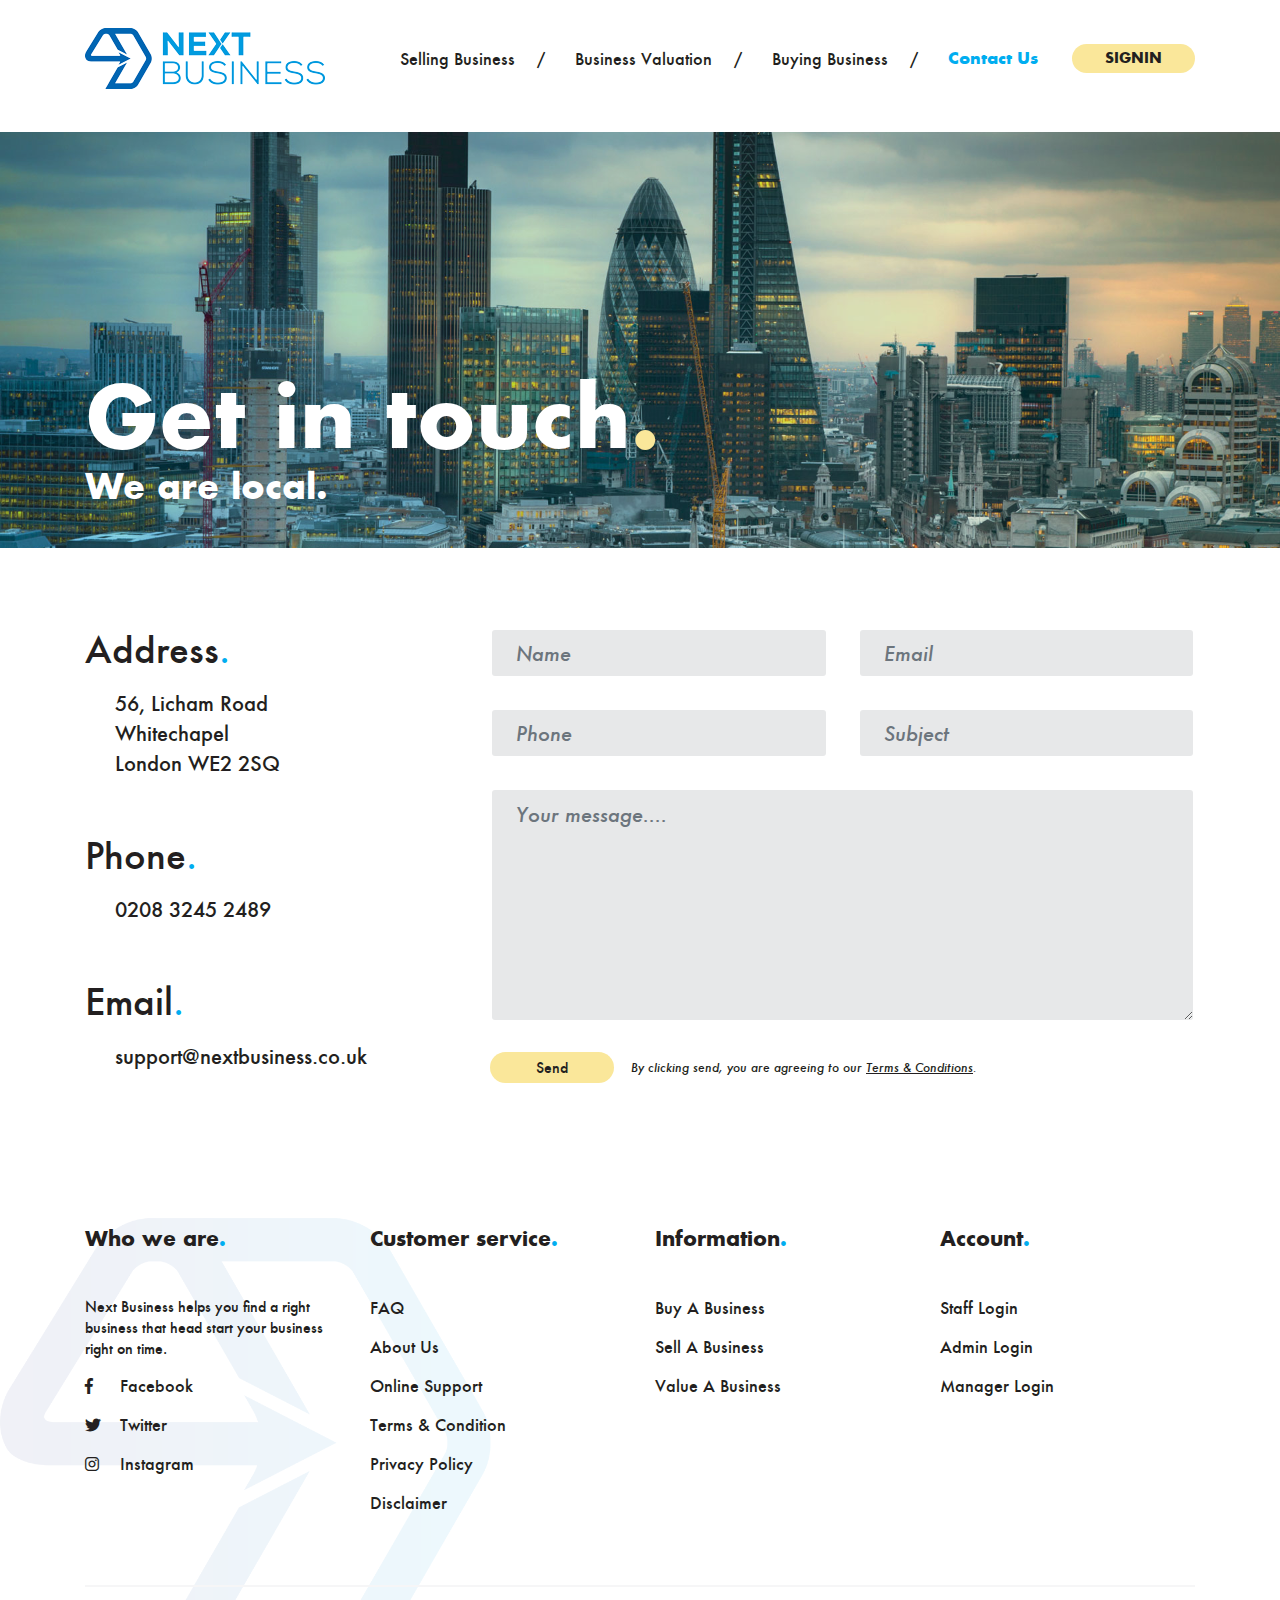
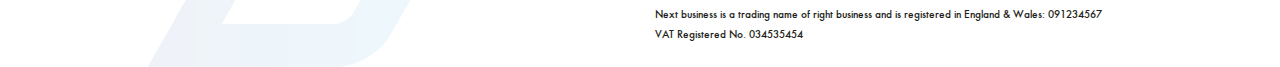
<file: contact-us.html>
<!DOCTYPE html>
<!--[if lt IE 7]>      <html class="no-js lt-ie9 lt-ie8 lt-ie7"> <![endif]-->
<!--[if IE 7]>         <html class="no-js lt-ie9 lt-ie8"> <![endif]-->
<!--[if IE 8]>         <html class="no-js lt-ie9"> <![endif]-->
<!--[if gt IE 8]><!-->
<html class="no-js">
<!--<![endif]-->

<head>
    <meta charset="utf-8">
    <meta http-equiv="X-UA-Compatible" content="IE=edge">
    <title>:: Next Business ::</title>
    <meta name="description" content="">
    <meta name="viewport" content="width=device-width, initial-scale=1, shrink-to-fit=no">

    <!-- favicon -->
    <link rel="shortcut icon" type="image/x-icon" href="favicon.png">
    <link rel="apple-touch-icon" href="apple-touch-icon.png">

    <!-- stylesheet -->
    <link rel="stylesheet" href="css/plugins/bootstrap.min.css">
    <link rel="stylesheet" href="css/plugins/animate.css">
    <link rel="stylesheet" href="css/plugins/owl.carousel.min.css">
    <link rel="stylesheet" href="css/plugins/owl.theme.default.min.css">
    <link rel="stylesheet" href="css/plugins/slick/slick.css">
    <link rel="stylesheet" href="css/plugins/slick/slick-theme.css">
    <link rel="stylesheet" href="css/plugins/simplelightbox.min.css">
    <link rel="stylesheet" href="fonts/fonts.min.css">
    <link rel="stylesheet" href="fonts/fw/fontawesome/fontawesome.min.css">
    <link rel="stylesheet" href="css/plugins/ion.rangeSlider.css">
    <link rel="stylesheet" href="css/plugins/ion.rangeSlider.skin.css">
    <link rel="stylesheet" href="css/style.css">
    <link rel="stylesheet" href="css/responsive.css">
    <script src="js/modernizr-2.8.3.min.js"></script>
</head>

<body>
    <!--[if lt IE 7]>
            <p class="browsehappy">You are using an <strong>outdated</strong> browser. Please <a href="#">upgrade your browser</a> to improve your experience.</p>
        <![endif]-->


    <!-- Navigation -->
    <header>
        <div class="container">
            <nav class="navbar navbar-expand-lg">
                <a class="navbar-brand" href="#"><img src="images/logo.png" alt=""></a>
                <button class="navbar-toggler" type="button" data-toggle="collapse" data-target="#navbarSupportedContent"
                    aria-controls="navbarSupportedContent" aria-expanded="false" aria-label="Toggle navigation">
                    <span class="navbar-toggler-icon"></span>
                </button>

                <div class="collapse navbar-collapse" id="navbarSupportedContent">
                    <ul class="navbar-nav ml-auto mr-auto">
                        <li class="nav-item">
                            <a class="nav-link" href="#">Selling business</a>
                        </li>
                        <li class="nav-item">
                            <a class="nav-link" href="#">business valuation</a>
                        </li>
                        <li class="nav-item ">
                            <a class="nav-link" href="#">buying business</a>
                        </li>
                        <li class="nav-item active">
                            <a class="nav-link" href="#">Contact us</a>
                            <span class="sr-only">(current)</span>
                        </li>
                    </ul>
                    <button class="btn">SIGNIN</button>
                </div>
            </nav>
        </div>
    </header>

    <!-- Contact page top-->
    <section id="contact-top">
        <div class="container">
            <div class="contact-top-heading">
                <h1>Get in touch<span>.</span></h1>
                <h4>We are local<span>.</span></h4>
            </div>
        </div>
    </section>

    <!-- Contact page form area -->
    <section id="contact-content">
        <div class="container">
            <div class="row">
                <div class="col-md-4">
                    <div class="contact-details">
                        <div class="contact-details-block">
                            <h5>Address<span>.</span></h5>
                            <p>56, Licham Road <br>
                                Whitechapel <br>
                                London WE2 2SQ</p>
                        </div>
                        <div class="contact-details-block">
                            <h5>Phone<span>.</span></h5>
                            <p>0208 3245 2489</p>
                        </div>
                        <div class="contact-details-block">
                            <h5>Email<span>.</span></h5>
                            <p><a href="#">support@nextbusiness.co.uk</a></p>
                        </div>
                    </div>
                </div>
                <div class="col-md-8">
                    <div class="contact-form">
                        <form>
                            <div class="row">
                                <div class="col-md-6">
                                    <div class="form-group">
                                        <input type="text" class="form-control" placeholder="Name">
                                    </div>
                                </div>
                                <div class="col-md-6">
                                    <div class="form-group">
                                        <input type="email" class="form-control" placeholder="Email">
                                    </div>
                                </div>
                            </div>
                            <div class="row">
                                <div class="col-md-6">
                                    <div class="form-group">
                                        <input type="number" class="form-control" placeholder="Phone">
                                    </div>
                                </div>
                                <div class="col-md-6">
                                    <div class="form-group">
                                        <input type="text" class="form-control" placeholder="Subject">
                                    </div>
                                </div>
                            </div>
                            <div class="row">
                                <div class="col-md-12">
                                    <div class="form-group">
                                        <textarea class="form-control" rows="7" placeholder="Your message...."></textarea>
                                    </div>
                                </div>
                            </div>
                            <div class="row">
                                <div class="col-md-12">
                                    <button class="btn">Send</button>
                                    <span class="terms">By clicking send, you are agreeing to our <a href="#">Terms &
                                            Conditions</a>.</span>
                                </div>
                            </div>
                        </form>
                    </div>
                </div>
            </div>
        </div>
    </section>

    <!-- Footer area -->
    <footer class="container-xl">
            <div class="container">
                <div class="footer-content">
                    <div class="row link-area">
                        <div class="col-md-3 col-6">
                            <div class=" about-area">
                                <h5>Who we are<span>.</span></h5>
                                <p>Next Business helps you find a right <br> business that head start your business <br>
                                    right on time.</p>
    
                                <div class="social-icons">
                                    <ul>
                                        <li><a href="#"><i class="fab fa-facebook-f"></i>Facebook</a> </li>
                                        <li><a href="#"><i class="fab fa-twitter"></i>Twitter</a> </li>
                                        <li><a href="#"><i class="fab fa-instagram"></i>instagram</a> </li>
                                    </ul>
                                </div>
                            </div>
                        </div>
    
                        <div class="col-md-3 col-6">
                            <h5>Customer service<span>.</span></h5>
                            <div class="quicklinks">
                                <ul>
                                    <li> <a href="#">FAQ</a> </li>
                                    <li> <a href="#">About us</a> </li>
                                    <li> <a href="#">Online Support</a> </li>
                                    <li> <a href="#">Terms & Condition</a> </li>
                                    <li> <a href="#">Privacy Policy</a> </li>
                                    <li> <a href="#">Disclaimer</a> </li>
                                </ul>
                            </div>
                        </div>
                        <div class="col-md-3 col-6">
                            <h5>Information<span>.</span></h5>
                            <div class="quicklinks">
                                <ul>
                                    <li> <a href="#">Buy a Business</a> </li>
                                    <li> <a href="#">Sell a Business</a> </li>
                                    <li> <a href="#">Value a Business</a> </li>
                                </ul>
                            </div>
                        </div>
                        <div class="col-md-3 col-6">
                            <h5>Account<span>.</span></h5>
                            <div class="quicklinks">
                                <ul>
                                    <li> <a href="#">Staff login</a> </li>
                                    <li> <a href="#">Admin login</a> </li>
                                    <li> <a href="#">manager login</a> </li>
                                </ul>
                            </div>
                        </div>
                    </div>
                </div>
    
                <div class="copyright-area">
                    <div class="row align-items-center">
                        <div class="col-md-6 ml-auto">
                            <p>Next business is a trading name of right business and is registered in England & Wales:
                                091234567</p>
                            <p>VAT Registered No. 034535454</p>
                        </div>
                    </div>
                </div>
            </div>
        </footer>
    


    <!-- Jquery -->
    <script src="js/jquery-3.2.1.min.js"></script>
    <script src="js/popper.min.js"></script>
    <script src="js/bootstrap.min.js"></script>
    <script src="js/owl.carousel.min.js"></script>
    <script src="js/slick.min.js"></script>
    <script src="js/ion.rangeSlider.min.js"></script>
    <script src="js/simple-lightbox.min.js"></script>
    <script src="js/main.js"></script>
</body>

</html>
</file>
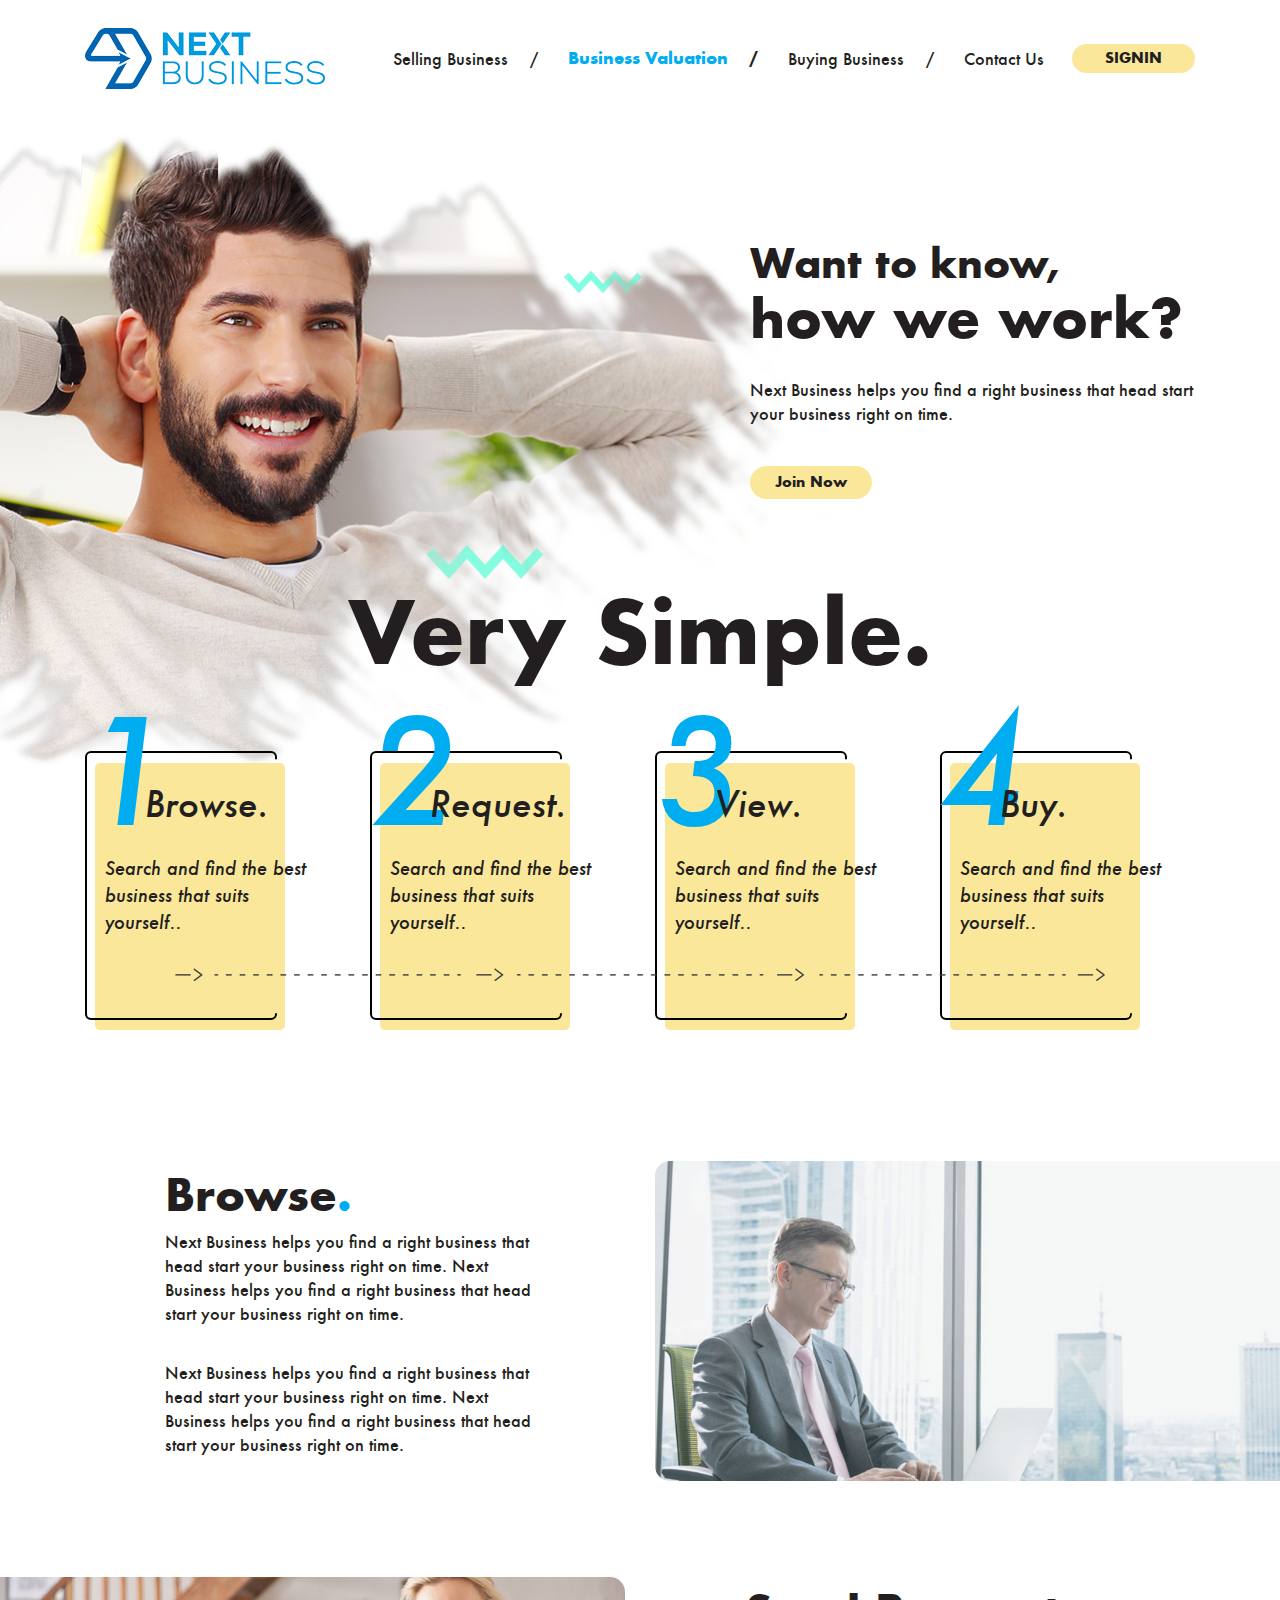
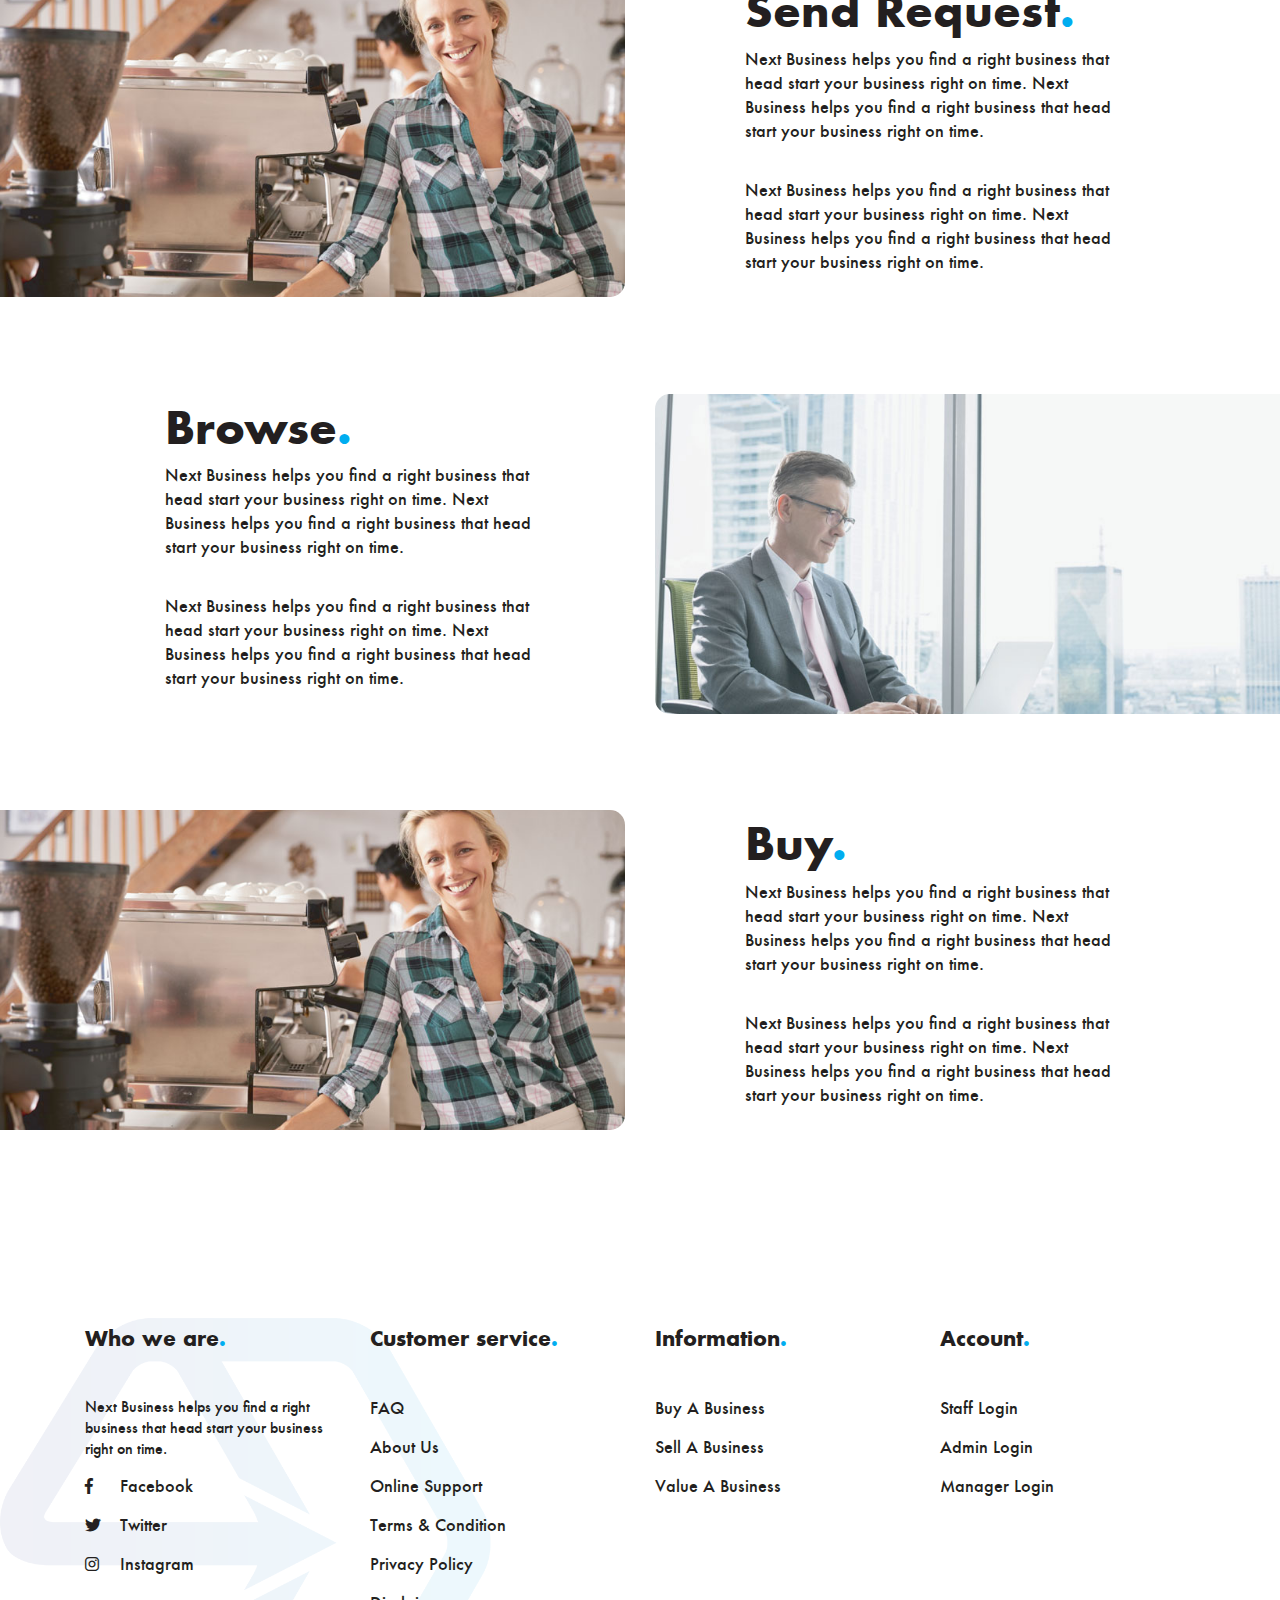
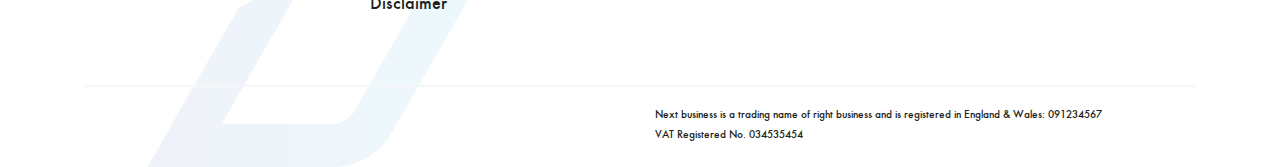
<file: sell-business.html>
<!DOCTYPE html>
<!--[if lt IE 7]>      <html class="no-js lt-ie9 lt-ie8 lt-ie7"> <![endif]-->
<!--[if IE 7]>         <html class="no-js lt-ie9 lt-ie8"> <![endif]-->
<!--[if IE 8]>         <html class="no-js lt-ie9"> <![endif]-->
<!--[if gt IE 8]><!-->
<html class="no-js">
<!--<![endif]-->

<head>
    <meta charset="utf-8">
    <meta http-equiv="X-UA-Compatible" content="IE=edge">
    <title>:: Next Business ::</title>
    <meta name="description" content="">
    <meta name="viewport" content="width=device-width, initial-scale=1, shrink-to-fit=no">

    <!-- favicon -->
    <link rel="shortcut icon" type="image/x-icon" href="favicon.png">
    <link rel="apple-touch-icon" href="apple-touch-icon.png">

    <!-- stylesheet -->
    <link rel="stylesheet" href="css/plugins/bootstrap.min.css">
    <link rel="stylesheet" href="css/plugins/animate.css">
    <link rel="stylesheet" href="css/plugins/owl.carousel.min.css">
    <link rel="stylesheet" href="css/plugins/owl.theme.default.min.css">
    <link rel="stylesheet" href="css/plugins/slick/slick.css">
    <link rel="stylesheet" href="css/plugins/slick/slick-theme.css">
    <link rel="stylesheet" href="css/plugins/simplelightbox.min.css">
    <link rel="stylesheet" href="fonts/fonts.min.css">
    <link rel="stylesheet" href="fonts/fw/fontawesome/fontawesome.min.css">
    <link rel="stylesheet" href="css/plugins/ion.rangeSlider.css">
    <link rel="stylesheet" href="css/plugins/ion.rangeSlider.skin.css">
    <link rel="stylesheet" href="css/style.css">
    <link rel="stylesheet" href="css/responsive.css">
    <script src="js/modernizr-2.8.3.min.js"></script>
</head>

<body>
    <!--[if lt IE 7]>
            <p class="browsehappy">You are using an <strong>outdated</strong> browser. Please <a href="#">upgrade your browser</a> to improve your experience.</p>
        <![endif]-->


    <!-- Navigation -->
    <header>
        <div class="container">
            <nav class="navbar navbar-expand-lg">
                <a class="navbar-brand" href="#"><img src="images/logo.png" alt=""></a>
                <button class="navbar-toggler" type="button" data-toggle="collapse" data-target="#navbarSupportedContent"
                    aria-controls="navbarSupportedContent" aria-expanded="false" aria-label="Toggle navigation">
                    <span class="navbar-toggler-icon"></span>
                </button>

                <div class="collapse navbar-collapse" id="navbarSupportedContent">
                    <ul class="navbar-nav ml-auto mr-auto">
                        <li class="nav-item">
                            <a class="nav-link" href="#">Selling business</a>
                        </li>
                        <li class="nav-item  active">
                            <a class="nav-link" href="#">business valuation</a>
                            <span class="sr-only">(current)</span>
                        </li>
                        <li class="nav-item ">
                            <a class="nav-link" href="#">buying business</a>
                        </li>
                        <li class="nav-item">
                            <a class="nav-link" href="#">Contact us</a>
                        </li>
                    </ul>
                    <button class="btn">SIGNIN</button>
                </div>
            </nav>
        </div>
    </header>

    <!-- Work process area -->
    <section id="work-process" class="container-xl">
        <div class="container">
            <div class="work-process-banner">
                <div class="row">
                    <div class="col-lg-5 col-md-7 ml-auto">
                        <h3>Want to know,</h3>
                        <h2>how we work?</h2>
                        <p>Next Business helps you find a right business that head start your business right on time.</p>
                        <button class="btn">Join now</button>
                    </div>
                </div>
            </div>
            <div class="work-process-steps">
                <h1>Very Simple.</h1>
                <div class="step-box-container">
                    <div class="row">
                        <div class="col-md-3">
                            <div class="step-box">
                                <div class="img-wrap">
                                    <svg version="1.1" xmlns="http://www.w3.org/2000/svg" xmlns:xlink="http://www.w3.org/1999/xlink"
                                        x="0px" y="0px" width="192px" height="269px" viewBox="0 0 192 269"
                                        enable-background="new 0 0 192 269" xml:space="preserve">
                                        <defs>
                                            <clipPath id="myclip">
                                                <polygon fill="none" points="0,0 192,0 192,8.167 173.167,8.167 173.167,262.167 192,262.167 192,269 0,269 	" />
                                            </clipPath>

                                        </defs>
                                        <g id="Layer_1">
                                            <path fill="none" stroke="#000000" stroke-width="2" stroke-miterlimit="10"
                                                d="M191,263c0,2.762-2.239,5-5,5H6
c-2.761,0-5-2.238-5-5V6c0-2.761,2.239-5,5-5h180c2.761,0,5,2.239,5,5V263z"
                                                clip-path="url(#myclip)" />
                                        </g>
                                    </svg>
                                </div>
                                <div class="step-box-inner">
                                    <div class="heading-area" data-number="1">
                                        <h5>Browse.</h5>
                                    </div>
                                    <div class="text-area">
                                        <p>Search and find the best business that suits yourself..</p>
                                    </div>
                                </div>
                            </div>
                        </div>
                        <div class="col-md-3">
                            <div class="step-box">
                                <div class="img-wrap">
                                    <svg version="1.1" xmlns="http://www.w3.org/2000/svg" xmlns:xlink="http://www.w3.org/1999/xlink"
                                        x="0px" y="0px" width="192px" height="269px" viewBox="0 0 192 269"
                                        enable-background="new 0 0 192 269" xml:space="preserve">
                                        <defs>
                                            <clipPath id="myclip">
                                                <polygon fill="none" points="0,0 192,0 192,8.167 173.167,8.167 173.167,262.167 192,262.167 192,269 0,269 	" />
                                            </clipPath>

                                        </defs>
                                        <g id="Layer_1">
                                            <path fill="none" stroke="#000000" stroke-width="2" stroke-miterlimit="10"
                                                d="M191,263c0,2.762-2.239,5-5,5H6
c-2.761,0-5-2.238-5-5V6c0-2.761,2.239-5,5-5h180c2.761,0,5,2.239,5,5V263z"
                                                clip-path="url(#myclip)" />
                                        </g>

                                    </svg>
                                </div>
                                <div class="step-box-inner">
                                    <div class="heading-area" data-number="2">
                                        <h5>Request.</h5>
                                    </div>
                                    <div class="text-area">
                                        <p>Search and find the best business that suits yourself..</p>
                                    </div>
                                </div>
                            </div>
                        </div>
                        <div class="col-md-3">
                            <div class="step-box">
                                <div class="img-wrap">
                                    <svg version="1.1" xmlns="http://www.w3.org/2000/svg" xmlns:xlink="http://www.w3.org/1999/xlink"
                                        x="0px" y="0px" width="192px" height="269px" viewBox="0 0 192 269"
                                        enable-background="new 0 0 192 269" xml:space="preserve">
                                        <defs>
                                            <clipPath id="myclip">
                                                <polygon fill="none" points="0,0 192,0 192,8.167 173.167,8.167 173.167,262.167 192,262.167 192,269 0,269 	" />
                                            </clipPath>

                                        </defs>
                                        <g id="Layer_1">
                                            <path fill="none" stroke="#000000" stroke-width="2" stroke-miterlimit="10"
                                                d="M191,263c0,2.762-2.239,5-5,5H6
c-2.761,0-5-2.238-5-5V6c0-2.761,2.239-5,5-5h180c2.761,0,5,2.239,5,5V263z"
                                                clip-path="url(#myclip)" />
                                        </g>

                                    </svg>
                                </div>
                                <div class="step-box-inner">
                                    <div class="heading-area" data-number="3">
                                        <h5>View.</h5>
                                    </div>
                                    <div class="text-area">
                                        <p>Search and find the best business that suits yourself..</p>
                                    </div>
                                </div>
                            </div>
                        </div>
                        <div class="col-md-3">
                            <div class="step-box">
                                <div class="img-wrap">
                                    <svg version="1.1" xmlns="http://www.w3.org/2000/svg" xmlns:xlink="http://www.w3.org/1999/xlink"
                                        x="0px" y="0px" width="192px" height="269px" viewBox="0 0 192 269"
                                        enable-background="new 0 0 192 269" xml:space="preserve">
                                        <defs>
                                            <clipPath id="myclip">
                                                <polygon fill="none" points="0,0 192,0 192,8.167 173.167,8.167 173.167,262.167 192,262.167 192,269 0,269 	" />
                                            </clipPath>

                                        </defs>
                                        <g id="Layer_1">
                                            <path fill="none" stroke="#000000" stroke-width="2" stroke-miterlimit="10"
                                                d="M191,263c0,2.762-2.239,5-5,5H6
c-2.761,0-5-2.238-5-5V6c0-2.761,2.239-5,5-5h180c2.761,0,5,2.239,5,5V263z"
                                                clip-path="url(#myclip)" />
                                        </g>

                                    </svg>
                                </div>
                                <div class="step-box-inner">
                                    <div class="heading-area" data-number="4">
                                        <h5>Buy.</h5>
                                    </div>
                                    <div class="text-area">
                                        <p>Search and find the best business that suits yourself..</p>
                                    </div>
                                </div>
                            </div>
                        </div>
                    </div>
                    <img src="images/step-arrow.png" class="img-fluid step-arrow" alt="">
                </div>
            </div>
        </div>
    </section>

    <!-- Work description area -->
    <section id="work-description" class="container-xl">
        <div class="work-description-block">
            <div class="row">
                <div class="col-lg-6 order-2 order-lg-1">
                    <div class="text-area">
                        <h2>browse<span>.</span></h2>
                        <p>Next Business helps you find a right business that head start your business right on time.
                            Next Business helps you find a right business that head start your business right on time.</p>
                        <p>Next Business helps you find a right business that head start your business right on time.
                            Next Business helps you find a right business that head start your business right on time.</p>
                    </div>
                </div>
                <div class="col-lg-6 order-1 order-lg-2">
                    <img src="images/sell-business-1.jpg" class="img-fluid w-100 h-100 ofc" alt="">
                </div>
            </div>
        </div>
        <div class="work-description-block reverse">
            <div class="row">
                <div class="col-lg-6">
                    <img src="images/business-details-1.jpg" class="img-fluid w-100 h-100 ofc" alt="">
                </div>
                <div class="col-lg-6">
                    <div class="text-area">
                        <h2>send request<span>.</span></h2>
                        <p>Next Business helps you find a right business that head start your business right on time.
                            Next Business helps you find a right business that head start your business right on time.</p>
                        <p>Next Business helps you find a right business that head start your business right on time.
                            Next Business helps you find a right business that head start your business right on time.</p>
                    </div>
                </div>
            </div>
        </div>
        <div class="work-description-block">
            <div class="row">
                <div class="col-lg-6 order-2 order-lg-1">
                    <div class="text-area">
                        <h2>browse<span>.</span></h2>
                        <p>Next Business helps you find a right business that head start your business right on time.
                            Next Business helps you find a right business that head start your business right on time.</p>
                        <p>Next Business helps you find a right business that head start your business right on time.
                            Next Business helps you find a right business that head start your business right on time.</p>
                    </div>
                </div>
                <div class="col-lg-6 order-1 order-lg-2">
                    <img src="images/sell-business-1.jpg" class="img-fluid w-100 h-100 ofc" alt="">
                </div>
            </div>
        </div>
        <div class="work-description-block reverse">
            <div class="row">
                <div class="col-lg-6">
                    <img src="images/business-details-1.jpg" class="img-fluid w-100 h-100 ofc" alt="">
                </div>
                <div class="col-lg-6">
                    <div class="text-area">
                        <h2>buy<span>.</span></h2>
                        <p>Next Business helps you find a right business that head start your business right on time.
                            Next Business helps you find a right business that head start your business right on time.</p>
                        <p>Next Business helps you find a right business that head start your business right on time.
                            Next Business helps you find a right business that head start your business right on time.</p>
                    </div>
                </div>
            </div>
        </div>
    </section>


    <!-- Footer area -->
    <footer class="container-xl">
            <div class="container">
                <div class="footer-content">
                    <div class="row link-area">
                        <div class="col-md-3 col-6">
                            <div class=" about-area">
                                <h5>Who we are<span>.</span></h5>
                                <p>Next Business helps you find a right <br> business that head start your business <br>
                                    right on time.</p>
    
                                <div class="social-icons">
                                    <ul>
                                        <li><a href="#"><i class="fab fa-facebook-f"></i>Facebook</a> </li>
                                        <li><a href="#"><i class="fab fa-twitter"></i>Twitter</a> </li>
                                        <li><a href="#"><i class="fab fa-instagram"></i>instagram</a> </li>
                                    </ul>
                                </div>
                            </div>
                        </div>
    
                        <div class="col-md-3 col-6">
                            <h5>Customer service<span>.</span></h5>
                            <div class="quicklinks">
                                <ul>
                                    <li> <a href="#">FAQ</a> </li>
                                    <li> <a href="#">About us</a> </li>
                                    <li> <a href="#">Online Support</a> </li>
                                    <li> <a href="#">Terms & Condition</a> </li>
                                    <li> <a href="#">Privacy Policy</a> </li>
                                    <li> <a href="#">Disclaimer</a> </li>
                                </ul>
                            </div>
                        </div>
                        <div class="col-md-3 col-6">
                            <h5>Information<span>.</span></h5>
                            <div class="quicklinks">
                                <ul>
                                    <li> <a href="#">Buy a Business</a> </li>
                                    <li> <a href="#">Sell a Business</a> </li>
                                    <li> <a href="#">Value a Business</a> </li>
                                </ul>
                            </div>
                        </div>
                        <div class="col-md-3 col-6">
                            <h5>Account<span>.</span></h5>
                            <div class="quicklinks">
                                <ul>
                                    <li> <a href="#">Staff login</a> </li>
                                    <li> <a href="#">Admin login</a> </li>
                                    <li> <a href="#">manager login</a> </li>
                                </ul>
                            </div>
                        </div>
                    </div>
                </div>
    
                <div class="copyright-area">
                    <div class="row align-items-center">
                        <div class="col-md-6 ml-auto">
                            <p>Next business is a trading name of right business and is registered in England & Wales:
                                091234567</p>
                            <p>VAT Registered No. 034535454</p>
                        </div>
                    </div>
                </div>
            </div>
        </footer>
    


    <!-- Jquery -->
    <script src="js/jquery-3.2.1.min.js"></script>
    <script src="js/popper.min.js"></script>
    <script src="js/bootstrap.min.js"></script>
    <script src="js/owl.carousel.min.js"></script>
    <script src="js/slick.min.js"></script>
    <script src="js/ion.rangeSlider.min.js"></script>
    <script src="js/simple-lightbox.min.js"></script>
    <script src="js/main.js"></script>
</body>

</html>
</file>
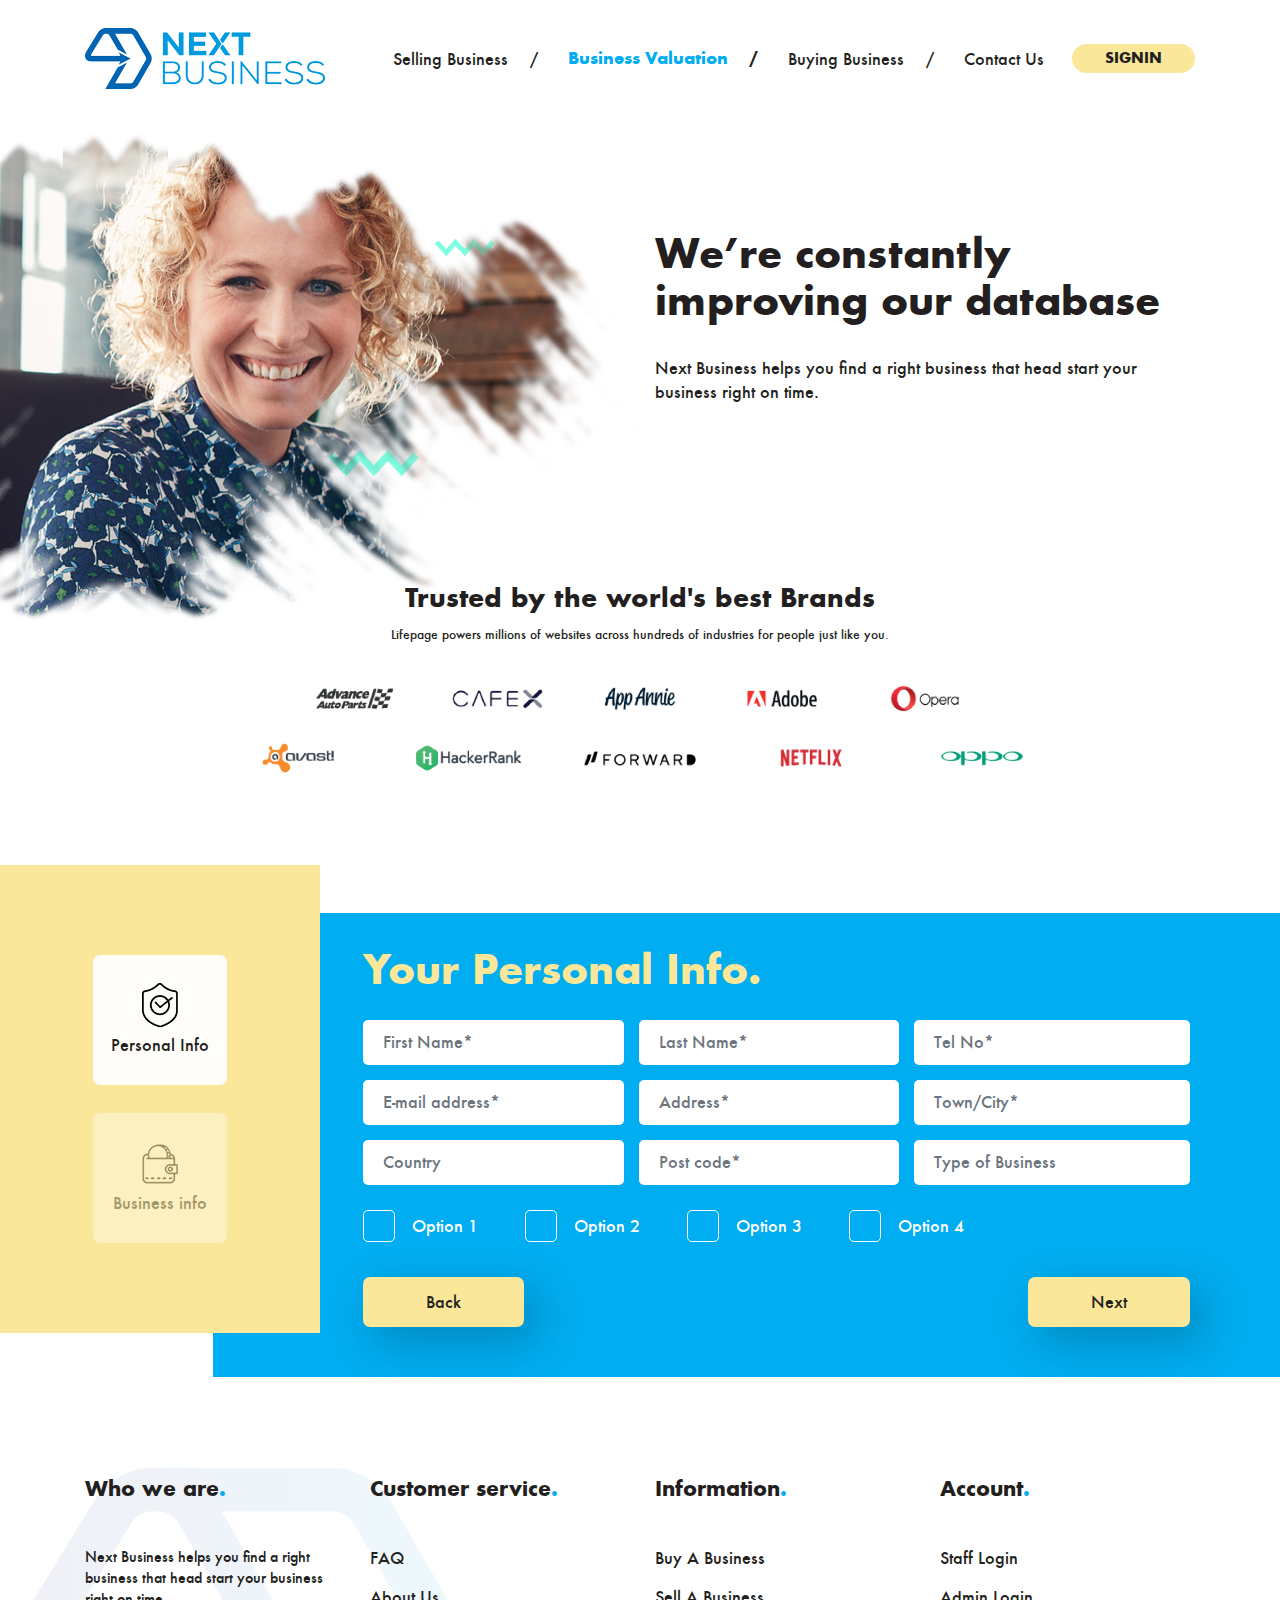
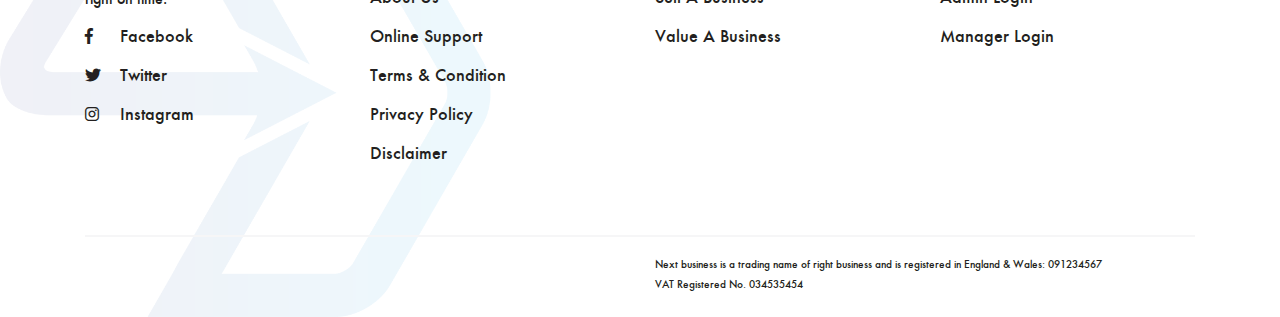
<file: valuation.html>
<!DOCTYPE html>
<!--[if lt IE 7]>      <html class="no-js lt-ie9 lt-ie8 lt-ie7"> <![endif]-->
<!--[if IE 7]>         <html class="no-js lt-ie9 lt-ie8"> <![endif]-->
<!--[if IE 8]>         <html class="no-js lt-ie9"> <![endif]-->
<!--[if gt IE 8]><!-->
<html class="no-js">
<!--<![endif]-->

<head>
    <meta charset="utf-8">
    <meta http-equiv="X-UA-Compatible" content="IE=edge">
    <title>:: Next Business ::</title>
    <meta name="description" content="">
    <meta name="viewport" content="width=device-width, initial-scale=1, shrink-to-fit=no">

    <!-- favicon -->
    <link rel="shortcut icon" type="image/x-icon" href="favicon.png">
    <link rel="apple-touch-icon" href="apple-touch-icon.png">

    <!-- stylesheet -->
    <link rel="stylesheet" href="css/plugins/bootstrap.min.css">
    <link rel="stylesheet" href="css/plugins/animate.css">
    <link rel="stylesheet" href="css/plugins/owl.carousel.min.css">
    <link rel="stylesheet" href="css/plugins/owl.theme.default.min.css">
    <link rel="stylesheet" href="css/plugins/slick/slick.css">
    <link rel="stylesheet" href="css/plugins/slick/slick-theme.css">
    <link rel="stylesheet" href="css/plugins/simplelightbox.min.css">
    <link rel="stylesheet" href="fonts/fonts.min.css">
    <link rel="stylesheet" href="fonts/fw/fontawesome/fontawesome.min.css">
    <link rel="stylesheet" href="css/plugins/ion.rangeSlider.css">
    <link rel="stylesheet" href="css/plugins/ion.rangeSlider.skin.css">
    <link rel="stylesheet" href="css/style.css">
    <link rel="stylesheet" href="css/responsive.css">
    <script src="js/modernizr-2.8.3.min.js"></script>
</head>

<body>
    <!--[if lt IE 7]>
            <p class="browsehappy">You are using an <strong>outdated</strong> browser. Please <a href="#">upgrade your browser</a> to improve your experience.</p>
        <![endif]-->


    <!-- Navigation -->
    <header>
        <div class="container">
            <nav class="navbar navbar-expand-lg">
                <a class="navbar-brand" href="#"><img src="images/logo.png" alt=""></a>
                <button class="navbar-toggler" type="button" data-toggle="collapse" data-target="#navbarSupportedContent"
                    aria-controls="navbarSupportedContent" aria-expanded="false" aria-label="Toggle navigation">
                    <span class="navbar-toggler-icon"></span>
                </button>

                <div class="collapse navbar-collapse" id="navbarSupportedContent">
                    <ul class="navbar-nav ml-auto mr-auto">
                        <li class="nav-item">
                            <a class="nav-link" href="#">Selling business</a>
                        </li>
                        <li class="nav-item  active">
                            <a class="nav-link" href="#">business valuation</a>
                            <span class="sr-only">(current)</span>
                        </li>
                        <li class="nav-item ">
                            <a class="nav-link" href="#">buying business</a>
                        </li>
                        <li class="nav-item">
                            <a class="nav-link" href="#">Contact us</a>
                        </li>
                    </ul>
                    <button class="btn">SIGNIN</button>
                </div>
            </nav>
        </div>
    </header>

    <!-- Valuation banner area -->
    <section id="valuation" class="container-xl">
        <div class="container">
            <div class="valuation-banner">
                <div class="row">
                    <div class="col-lg-6 col-md-7 ml-auto">
                        <h1>We’re constantly improving our database</h1>
                        <p>Next Business helps you find a right business that head start your business right on time.</p>
                    </div>
                </div>
            </div>
            <div class="brand-area">
                <h3>Trusted by the world's best Brands</h3>
                <p>Lifepage powers millions of websites across hundreds of industries for people just like you.</p>
            </div>
            <div class="row">
                <div class="col-lg-9 mr-auto ml-auto">
                    <div class="brand-logo">
                        <div class="brand-logo-container">
                            <div class="row justify-content-center">
                                <div class="col-sm-2 col-4">
                                    <img src="images/brand-logo-1.png" class="img-fluid" alt="">
                                </div>
                                <div class="col-sm-2 col-4">
                                    <img src="images/brand-logo-2.png" class="img-fluid" alt="">
                                </div>
                                <div class="col-sm-2 col-4">
                                    <img src="images/brand-logo-3.png" class="img-fluid" alt="">
                                </div>
                                <div class="col-sm-2 col-4">
                                    <img src="images/brand-logo-4.png" class="img-fluid" alt="">
                                </div>
                                <div class="col-sm-2 col-4">
                                    <img src="images/brand-logo-5.png" class="img-fluid" alt="">
                                </div>
                            </div>
                        </div>
                        <div class="brand-logo-container">
                            <div class="row justify-content-around">
                                <div class="col-sm-2 col-4">
                                    <img src="images/brand-logo-6.png" class="img-fluid" alt="">
                                </div>
                                <div class="col-sm-2 col-4">
                                    <img src="images/brand-logo-7.png" class="img-fluid" alt="">
                                </div>
                                <div class="col-sm-2 col-4">
                                    <img src="images/brand-logo-8.png" class="img-fluid" alt="">
                                </div>
                                <div class="col-sm-2 col-4">
                                    <img src="images/brand-logo-9.png" class="img-fluid" alt="">
                                </div>
                                <div class="col-sm-2 col-4">
                                    <img src="images/brand-logo-10.png" class="img-fluid" alt="">
                                </div>
                            </div>
                        </div>
                    </div>
                </div>
            </div>
        </div>
    </section>

    <!-- Valuation form area -->
    <div id="valuation-form" class="container-xl">
        <div class="row no-gutters">
            <div class="form-buttons col-lg-3 col-md-3 d-flex justify-content-center align-items-center">

                <div class="nav flex-md-column flex-row d-inline-flex nav-pills" id="v-pills-tab" role="tablist"
                    aria-orientation="vertical">
                    <a class="nav-link active" id="v-pills-home-tab" data-toggle="pill" href="#v-pills-home" role="tab"
                        aria-controls="v-pills-home" aria-selected="true"> <img src="images/about-icon-1.png" class="img-fluid"
                            alt="">Personal Info</a>
                    <a class="nav-link" id="v-pills-profile-tab" data-toggle="pill" href="#v-pills-profile" role="tab"
                        aria-controls="v-pills-profile" aria-selected="false"> <img src="images/about-icon-2.png" class="img-fluid"
                            alt="">Business info</a>
                </div>

            </div>
            <div class="col-lg-10 col-md-9 ml-auto">
                <div class="form-content">
                    <form>
                        <div class="tab-content" id="v-pills-tabContent">
                            <div class="tab-pane fade show active" id="v-pills-home" role="tabpanel" aria-labelledby="v-pills-home-tab">
                                <h2>Your personal info.</h2>
                                <div class="form-group">
                                    <div class="row no-gutters">
                                        <div class="col-md-4 pr-md-4">
                                            <label class="sr-only"></label>
                                            <input type="text" class="form-control" placeholder="First Name*">
                                        </div>
                                        <div class="col-md-4 pr-md-4">
                                            <label class="sr-only"></label>
                                            <input type="text" class="form-control" placeholder="Last Name*">
                                        </div>
                                        <div class="col-md-4">
                                            <label class="sr-only"></label>
                                            <input type="text" class="form-control" placeholder="Tel No*">
                                        </div>
                                    </div>
                                </div>
                                <div class="form-group">
                                    <div class="row no-gutters">
                                        <div class="col-md-4 pr-md-4 ">
                                            <label class="sr-only"></label>
                                            <input type="text" class="form-control" placeholder="E-mail address*">
                                        </div>
                                        <div class="col-md-4 pr-md-4">
                                            <label class="sr-only"></label>
                                            <input type="text" class="form-control" placeholder="Address*">
                                        </div>
                                        <div class="col-md-4">
                                            <label class="sr-only"></label>
                                            <input type="text" class="form-control" placeholder="Town/City*">
                                        </div>
                                    </div>
                                </div>
                                <div class="form-group">
                                    <div class="row no-gutters">
                                        <div class="col-md-4 pr-md-4">
                                            <label class="sr-only"></label>
                                            <input type="text" class="form-control" placeholder="Country">
                                        </div>
                                        <div class="col-md-4 pr-md-4">
                                            <label class="sr-only"></label>
                                            <input type="text" class="form-control" placeholder="Post code*">
                                        </div>
                                        <div class="col-md-4">
                                            <label class="sr-only"></label>
                                            <input type="text" class="form-control" placeholder="Type of Business">
                                        </div>
                                    </div>
                                </div>
                                <div class="form-group">
                                    <div class="custom-control custom-checkbox custom-control-inline">
                                        <input type="checkbox" class="custom-control-input" id="customCheck1">
                                        <label class="custom-control-label" for="customCheck1">option 1</label>
                                    </div>
                                    <div class="custom-control custom-checkbox custom-control-inline">
                                        <input type="checkbox" class="custom-control-input" id="customCheck2">
                                        <label class="custom-control-label" for="customCheck2">option 2</label>
                                    </div>
                                    <div class="custom-control custom-checkbox custom-control-inline">
                                        <input type="checkbox" class="custom-control-input" id="customCheck3">
                                        <label class="custom-control-label" for="customCheck3">option 3</label>
                                    </div>
                                    <div class="custom-control custom-checkbox custom-control-inline">
                                        <input type="checkbox" class="custom-control-input" id="customCheck4">
                                        <label class="custom-control-label" for="customCheck4">option 4</label>
                                    </div>
                                </div>
                                <div class="button-area d-flex flex-column flex-sm-row justify-content-between">
                                    <button class="btn order-2 order-sm-1">Back</button>
                                    <div class="submit-area order-1 order-sm-2">
                                        <button class="btn">Next</button>
                                    </div>
                                </div>
                            </div>
                            <div class="tab-pane fade " id="v-pills-profile" role="tabpanel" aria-labelledby="v-pills-profile-tab">
                                <h2>Your business info.</h2>
                                <div class="form-group">
                                    <div class="row no-gutters">
                                        <div class="col-md-4 pr-md-4">
                                            <label class="sr-only"></label>
                                            <input type="text" class="form-control" placeholder="Business Name">
                                        </div>
                                        <div class="col-md-4 pr-md-4">
                                            <label class="sr-only"></label>
                                            <input type="text" class="form-control" placeholder="Weekly sales">
                                        </div>
                                        <div class="col-md-4">
                                            <label class="sr-only"></label>
                                            <select class="form-control">
                                                <option>Tenure</option>
                                                <option>Lease hold</option>
                                                <option>Freehold</option>
                                                <option>Contract</option>
                                            </select>
                                        </div>
                                    </div>
                                </div>
                                <div class="form-group">
                                    <div class="row no-gutters">
                                        <div class="col-md-12">
                                            <label class="sr-only"></label>
                                            <textarea class="form-control" rows="4" placeholder="Message"></textarea>
                                        </div>
                                    </div>
                                </div>
                                <div class="form-group">
                                    <div class="custom-control custom-checkbox custom-control-inline">
                                        <input type="checkbox" class="custom-control-input" id="customCheck6">
                                        <label class="custom-control-label" for="customCheck6">option 1</label>
                                    </div>
                                    <div class="custom-control custom-checkbox custom-control-inline">
                                        <input type="checkbox" class="custom-control-input" id="customCheck7">
                                        <label class="custom-control-label" for="customCheck7">option 2</label>
                                    </div>
                                    <div class="custom-control custom-checkbox custom-control-inline">
                                        <input type="checkbox" class="custom-control-input" id="customCheck8">
                                        <label class="custom-control-label" for="customCheck8">option 3</label>
                                    </div>
                                    <div class="custom-control custom-checkbox custom-control-inline">
                                        <input type="checkbox" class="custom-control-input" id="customCheck9">
                                        <label class="custom-control-label" for="customCheck9">option 4</label>
                                    </div>
                                </div>
                                <div class="button-area d-flex d-lg-inline-flex flex-column flex-sm-row w-100 justify-content-between align-items-sm-center">
                                    <button class="btn order-2 order-sm-1">Back</button>
                                    <div class="submit-area d-lg-flex d-inline-flex flex-column flex-sm-row align-items-start align-items-sm-center order-1 order-sm-2">
                                        <div class="custom-control custom-checkbox">
                                            <input type="checkbox" class="custom-control-input" id="customCheck10">
                                            <label class="custom-control-label" for="customCheck10">Terms & Conditions</label>
                                        </div>
                                        <button class="btn">submit for valuation</button>
                                    </div>
                                </div>
                            </div>
                        </div>
                    </form>
                </div>
            </div>
        </div>
    </div>

    <!-- Footer area -->
    <footer class="container-xl">
            <div class="container">
                <div class="footer-content">
                    <div class="row link-area">
                        <div class="col-md-3 col-6">
                            <div class=" about-area">
                                <h5>Who we are<span>.</span></h5>
                                <p>Next Business helps you find a right <br> business that head start your business <br>
                                    right on time.</p>
    
                                <div class="social-icons">
                                    <ul>
                                        <li><a href="#"><i class="fab fa-facebook-f"></i>Facebook</a> </li>
                                        <li><a href="#"><i class="fab fa-twitter"></i>Twitter</a> </li>
                                        <li><a href="#"><i class="fab fa-instagram"></i>instagram</a> </li>
                                    </ul>
                                </div>
                            </div>
                        </div>
    
                        <div class="col-md-3 col-6">
                            <h5>Customer service<span>.</span></h5>
                            <div class="quicklinks">
                                <ul>
                                    <li> <a href="#">FAQ</a> </li>
                                    <li> <a href="#">About us</a> </li>
                                    <li> <a href="#">Online Support</a> </li>
                                    <li> <a href="#">Terms & Condition</a> </li>
                                    <li> <a href="#">Privacy Policy</a> </li>
                                    <li> <a href="#">Disclaimer</a> </li>
                                </ul>
                            </div>
                        </div>
                        <div class="col-md-3 col-6">
                            <h5>Information<span>.</span></h5>
                            <div class="quicklinks">
                                <ul>
                                    <li> <a href="#">Buy a Business</a> </li>
                                    <li> <a href="#">Sell a Business</a> </li>
                                    <li> <a href="#">Value a Business</a> </li>
                                </ul>
                            </div>
                        </div>
                        <div class="col-md-3 col-6">
                            <h5>Account<span>.</span></h5>
                            <div class="quicklinks">
                                <ul>
                                    <li> <a href="#">Staff login</a> </li>
                                    <li> <a href="#">Admin login</a> </li>
                                    <li> <a href="#">manager login</a> </li>
                                </ul>
                            </div>
                        </div>
                    </div>
                </div>
    
                <div class="copyright-area">
                    <div class="row align-items-center">
                        <div class="col-md-6 ml-auto">
                            <p>Next business is a trading name of right business and is registered in England & Wales:
                                091234567</p>
                            <p>VAT Registered No. 034535454</p>
                        </div>
                    </div>
                </div>
            </div>
        </footer>
    


    <!-- Jquery -->
    <script src="js/jquery-3.2.1.min.js"></script>
    <script src="js/popper.min.js"></script>
    <script src="js/bootstrap.min.js"></script>
    <script src="js/owl.carousel.min.js"></script>
    <script src="js/slick.min.js"></script>
    <script src="js/ion.rangeSlider.min.js"></script>
    <script src="js/simple-lightbox.min.js"></script>
    <script src="js/main.js"></script>
</body>

</html>
</file>
<file: css/plugins/ion.rangeSlider.css>
/* Ion.RangeSlider
// css version 2.0.3
// © 2013-2014 Denis Ineshin | IonDen.com
// ===================================================================================================================*/

/* =====================================================================================================================
// RangeSlider */

.irs {
    position: relative; display: block;
    -webkit-touch-callout: none;
    -webkit-user-select: none;
     -khtml-user-select: none;
       -moz-user-select: none;
        -ms-user-select: none;
            user-select: none;
}
    .irs-line {
        position: relative; display: block;
        overflow: hidden;
        outline: none !important;
    }
        .irs-line-left, .irs-line-mid, .irs-line-right {
            position: absolute; display: block;
            top: 0;
        }
        .irs-line-left {
            left: 0; width: 11%;
        }
        .irs-line-mid {
            left: 9%; width: 82%;
        }
        .irs-line-right {
            right: 0; width: 11%;
        }

    .irs-bar {
        position: absolute; display: block;
        left: 0; width: 0;
    }
        .irs-bar-edge {
            position: absolute; display: block;
            top: 0; left: 0;
        }

    .irs-shadow {
        position: absolute; display: none;
        left: 0; width: 0;
    }

    .irs-slider {
        position: absolute; display: block;
        cursor: default;
        z-index: 1;
    }
        .irs-slider.single {

        }
        .irs-slider.from {

        }
        .irs-slider.to {

        }
        .irs-slider.type_last {
            z-index: 2;
        }

    .irs-min {
        position: absolute; display: block;
        left: 0;
        cursor: default;
    }
    .irs-max {
        position: absolute; display: block;
        right: 0;
        cursor: default;
    }

    .irs-from, .irs-to, .irs-single {
        position: absolute; display: block;
        top: 0; left: 0;
        cursor: default;
        white-space: nowrap;
    }

.irs-grid {
    position: absolute; display: none;
    bottom: 0; left: 0;
    width: 100%; height: 20px;
}
.irs-with-grid .irs-grid {
    display: block;
}
    .irs-grid-pol {
        position: absolute;
        top: 0; left: 0;
        width: 1px; height: 8px;
        background: #000;
    }
    .irs-grid-pol.small {
        height: 4px;
    }
    .irs-grid-text {
        position: absolute;
        bottom: 0; left: 0;
        white-space: nowrap;
        text-align: center;
        font-size: 9px; line-height: 9px;
        padding: 0 3px;
        color: #000;
    }

.irs-disable-mask {
    position: absolute; display: block;
    top: 0; left: -1%;
    width: 102%; height: 100%;
    cursor: default;
    background: rgba(0,0,0,0.0);
    z-index: 2;
}
.irs-disabled {
    opacity: 0.4;
}
.lt-ie9 .irs-disabled {
    filter: alpha(opacity=40);
}


.irs-hidden-input {
    position: absolute !important;
    display: block !important;
    top: 0 !important;
    left: 0 !important;
    width: 0 !important;
    height: 0 !important;
    font-size: 0 !important;
    line-height: 0 !important;
    padding: 0 !important;
    margin: 0 !important;
    outline: none !important;
    z-index: -9999 !important;
    background: none !important;
    border-style: solid !important;
    border-color: transparent !important;
}
</file>
<file: css/plugins/ion.rangeSlider.skin.css>
/* Ion.RangeSlider, Simple Skin
// css version 2.0.3
// © Denis Ineshin, 2014    https://github.com/IonDen
// © guybowden, 2014        https://github.com/guybowden
// ===================================================================================================================*/

/* =====================================================================================================================
// Skin details */

.irs {
    height: 55px;
}
.irs-with-grid {
    height: 75px;
}
.irs-line {
    height: 10px; top: 33px;
    background: #EEE;
    background: linear-gradient(to bottom, #DDD -50%, #FFF 150%); /* W3C */
    border: 1px solid #CCC;
    border-radius: 16px;
    -moz-border-radius: 16px;
}
    .irs-line-left {
        height: 8px;
    }
    .irs-line-mid {
        height: 8px;
    }
    .irs-line-right {
        height: 8px;
    }

.irs-bar {
    height: 10px; top: 33px;
    border-top: 1px solid #428bca;
    border-bottom: 1px solid #428bca;
    background: #428bca;
    background: linear-gradient(to top, rgba(66,139,202,1) 0%,rgba(127,195,232,1) 100%); /* W3C */
}
    .irs-bar-edge {
        height: 10px; top: 33px;
        width: 14px;
        border: 1px solid #428bca;
        border-right: 0;
        background: #428bca;
        background: linear-gradient(to top, rgba(66,139,202,1) 0%,rgba(127,195,232,1) 100%); /* W3C */
        border-radius: 16px 0 0 16px;
        -moz-border-radius: 16px 0 0 16px;
    }

.irs-shadow {
    height: 2px; top: 38px;
    background: #000;
    opacity: 0.3;
    border-radius: 5px;
    -moz-border-radius: 5px;
}
.lt-ie9 .irs-shadow {
    filter: alpha(opacity=30);
}

.irs-slider {
    top: 25px;
    width: 27px; height: 27px;
    border: 1px solid #AAA;
    background: #DDD;
    background: linear-gradient(to bottom, rgba(255,255,255,1) 0%,rgba(220,220,220,1) 20%,rgba(255,255,255,1) 100%); /* W3C */
    border-radius: 27px;
    -moz-border-radius: 27px;
    box-shadow: 1px 1px 3px rgba(0,0,0,0.3);
    cursor: pointer;
}

.irs-slider.state_hover, .irs-slider:hover {
    background: #FFF;
}

.irs-min, .irs-max {
    color: #333;
    font-size: 12px; line-height: 1.333;
    text-shadow: none;
    top: 0;
    padding: 1px 5px;
    background: rgba(0,0,0,0.1);
    border-radius: 3px;
    -moz-border-radius: 3px;
}

.lt-ie9 .irs-min, .lt-ie9 .irs-max {
    background: #ccc;
}

.irs-from, .irs-to, .irs-single {
    color: #fff;
    font-size: 14px; line-height: 1.333;
    text-shadow: none;
    padding: 1px 5px;
    background: #428bca;
    border-radius: 3px;
    -moz-border-radius: 3px;
}
.lt-ie9 .irs-from, .lt-ie9 .irs-to, .lt-ie9 .irs-single {
    background: #999;
}

.irs-grid {
    height: 27px;
}
.irs-grid-pol {
    opacity: 0.5;
    background: #428bca;
}
.irs-grid-pol.small {
    background: #999;
}

.irs-grid-text {
    bottom: 5px;
    color: #99a4ac;
}

.irs-disabled {
}
</file>
<file: css/style.css>
/*--------------------
   Main stylesheet
----------------------*/

body,
html {
    width: 100%;
    margin: 0;
    padding: 0;
    font-family: 'futura_md', sans-serif;
    font-size: 0.625rem;
    -moz-osx-font-smoothing: grayscale;
    -webkit-font-smoothing: antialiased;
    font-weight: normal;
    background-color: #ffffff;
    color: #231f20;
}

h1,
h2,
h3,
h4,
h5,
h6 {
    font-family: 'futura_b', sans-serif;
    font-weight: normal;
    color: #231f20;
    margin-bottom: 0;
}

p {
    font-size: 1.4rem;
}

a {
    text-decoration: none;
    color: #231f20;
    transition: 0.4s ease-in-out;
    font-size: 1.4rem;
    text-shadow: none;
}

a:hover {
    color: #b9a245 !important;
    text-decoration: none;
}

img {
    display: block;
}

ul {
    margin: 0;
    padding: 0;
}

li {
    list-style-type: none;
}

section {
    overflow: hidden;
}

.form-control {
    transition: 0.2s ease-in-out;
    border: 2px solid #f1f1f2;
}

.ofc {
    object-fit: cover;
}

.section-heading {
    font-size: 4rem;
    position: relative;
    color: #231f20;
}

.btn {
    font-family: 'futura_b', sans-serif;
    background-color: #fae79a;
    color: #231f20;
    padding: 4px 33px;
    text-transform: uppercase;
    border: none;
    transition: 0.5s cubic-bezier(0.445, 0.05, 0.55, 0.95);
    border-radius: 1.7rem;
    font-size: 1.4rem;
}

.btn:hover {
    background-color: #f0da85;
}

input[type=number]::-webkit-inner-spin-button,
input[type=number]::-webkit-outer-spin-button {
    -webkit-appearance: none;
    -moz-appearance: none;
    appearance: none;
    margin: 0;
}

.ui-menu .ui-menu-item-wrapper {
    font-size: 1.5rem;
    font-family: 'futura_md', sans-serif;
}

/*-------------------
    Home section 1
---------------------*/
#home-wrapper-1 {
    background: url('[data-uri]');
    background-size: 60%;
    background-position: 105% -20%;
    position: relative;
    background-repeat: no-repeat;
}

/*-----------------
    Navigation
-------------------*/

header {
    padding-top: 25px;
}

#homepage header {
    padding-top: 63px;
}

header .navbar {
    padding: 0;
}

header .nav-link {
    text-transform: capitalize;
    position: relative;
}

header .nav-item.active {
    font-family: 'futura_b', sans-serif;
}

header .nav-item.active .nav-link {
    color: #00adf0;
}

/*-----------------
    Home form area
-------------------*/

.home-form-area {
    padding: 127px 0 90px;
}

.home-form-area .text-area h1 {
    font-size: 3.5rem;
    margin-bottom: 20px;
}

.home-form-area .text-area h1 span {
    color: #00adf0;
}

.home-form-area .text-area p {
    font-size: 1.7rem;
}

.home-form-area .form-area {
    padding: 0 13px;
}

.home-form-area .form-area .form-control {
    background-color: #f1f1f2;
    border-radius: 2.2rem;
    margin-bottom: 20px;
    height: 43px;
    padding: 10px 24px;
    font-size: 1.4rem;
    color: #808285;
    box-shadow: 10px 10px 30px rgba(35, 31, 32, 0.4);
}

.home-form-area .form-area .bootstrap-select:not([class*=col-]):not([class*=form-control]):not(.input-group-btn) {
    width: 100%;
}

.home-form-area .form-area .bootstrap-select .btn {
    background-color: #f1f1f2;
    border-radius: 2.2rem;
    margin-bottom: 20px;
    height: 43px;
    padding: 10px 24px;
    font-size: 1.4rem;
    color: #808285;
    box-shadow: 10px 10px 30px rgba(35, 31, 32, 0.4);
    width: 100%;
    font-family: 'futura_md', sans-serif;
    letter-spacing: 0;
    text-transform: capitalize;
    border: 2px solid #f1f1f2;
}

.home-form-area .form-area .bootstrap-select .btn:focus {
    border: 2px solid #fae79a;
    outline: none;
}

.home-form-area .form-area .form-control:focus {
    border: 2px solid #fae79a;
    outline: none;
}

.home-form-area .form-area .btn {
    padding: 11px 33px;
    border-radius: 2.2rem;
    box-shadow: 10px 10px 30px rgba(35, 31, 32, 0.4);
    letter-spacing: 2.5px;
}

/*-------------------
    Home section 1
---------------------*/

/*-----------------
    Navigation
-------------------*/

header {
    padding-top: 25px;
}

#homepage header {
    padding-top: 63px;
}

header .navbar {
    padding: 0;
}

header .nav-link {
    text-transform: capitalize;
    position: relative;
}

header .nav-item.active,
header .nav-item.bolder {
    font-family: 'futura_b', sans-serif;
}

/*---------------------
  Featured logo area
-----------------------*/
.featured-logo-area {
    padding-bottom: 88px;
}

.featured-logo-area h4 {
    font-size: 2rem;
    margin: 0;
}

.featured-logo-area .featured-carousel {
    margin-top: 40px;
}

.featured-logo-area .featured-carousel img {
    max-width: 152px;
    margin: 0 auto;
}

.featured-logo-area .featured-carousel .item {
    box-shadow: 10px 10px 30px rgba(35, 31, 32, 0.2);
    background-color: #ffffff;
    border-radius: .3rem;
    padding: 25px;
}

.featured-logo-area .featured-carousel .owl-stage-outer {
    overflow: visible;
}

.featured-logo-area .featured-carousel .owl-item {
    opacity: 0;
    transition: 0.8s all ease-in-out;
}

.featured-logo-area .featured-carousel .owl-item.active {
    opacity: 1;
}

/*---------------------
   Home about area
-----------------------*/
.home-about-area {
    margin-bottom: 45px;
}

.home-about-area .text-area h4 {
    margin-bottom: 20px;
    font-size: 2rem;
}

.home-about-area .text-area p {
    font-size: 2rem;
    margin-bottom: 20px;
}

.home-about-area .btn {
    padding: 4px 18px;
    text-transform: inherit;
    font-family: 'futura_md', sans-serif;
    font-size: 1.6rem;
}

.home-about-area .home-about-area-details {
    margin-top: 30px;
}

.home-about-area .home-about-area-details .video-area {
    height: 215px;
    background-color: #231f20;
    border-radius: .8rem;
    overflow: hidden;
}

.home-about-area .home-about-area-details .video-area .play-video {
    display: block;
    text-align: center;
}

.home-about-area .home-about-area-details .video-area .play-video img {
    margin: 0 auto;
}

.home-about-area .home-about-area-details .details-area .details-area-inner {
    margin-left: 45px;
    padding: 0 10px 10px 0;
}

.home-about-area .home-about-area-details .details-area .details-area-inner-heading {
    margin-bottom: 15px;
}

.home-about-area .home-about-area-details .details-area p {
    text-align: justify;
}

.home-about-area .home-about-area-details .details-area .details-area-inner-heading .img-area {
    margin-right: 27px;
}

.home-about-area .home-about-area-details .details-area .details-area-inner-heading h4 {
    font-size: 2rem;
    text-transform: capitalize;
}

/*----------------------------
   Featured business section
------------------------------*/
#featured-business {
    margin-bottom: 90px;
}

#featured-business .featured-business-heading {
    margin-bottom: 40px;
}

#featured-business .featured-business-heading h1 {
    font-size: 8.4rem;
    color: #e6e7e8;
    text-transform: capitalize;
    line-height: 1;
}

#featured-business .featured-business-heading .btn {
    padding: 4px 18px;
    text-transform: inherit;
    font-family: 'futura_md', sans-serif;
    font-size: 1.6rem;
    margin-bottom: 20px;
}

#featured-business .featured-business-heading h3 {
    text-transform: capitalize;
    font-size: 4rem;
    color: #e6e7e8;
    line-height: 1;
}

#featured-business .featured-business-tab .nav-tabs {
    background-color: #fae79a;
    border: none;
    padding: 18px 0;
    border-radius: 1rem;
}

#featured-business .featured-business-tab .nav-tabs .nav-link {
    font-size: 1.6rem;
    display: flex;
    display: -ms-flexbox;
    text-transform: capitalize;
    border: none;
    padding: 0 20px 0 30px;
    position: relative;
    color: #231f20;
    opacity: 0.5;
}

#featured-business .featured-business-tab .nav-tabs .nav-link.active {
    opacity: 1;
    background-color: transparent;
}

#featured-business .featured-business-tab .nav-tabs .nav-link:hover {
    color: #231f20 !important;
    opacity: 0.8;
}

#featured-business .featured-business-tab .nav-tabs .nav-link span {
    display: inline-block;
    margin-right: 10px;
}

#featured-business .featured-business-tab .nav-tabs .nav-link span img {
    width: 20px;
}

#featured-business .featured-business-tab .tab-content {
    margin-top: 20px;
    padding: 0 5px;
}

#featured-business .featured-business-tab .tab-content .featured-business-tab-content .featured-business-box {
    overflow: hidden;
    margin-right: 16px;
    flex: auto;
    -ms-flex: auto;
    max-width: 420px;
}

#featured-business .featured-business-tab .tab-content .featured-business-tab-content .featured-business-box:last-child {
    margin-right: 0;
}

#featured-business .featured-business-tab .tab-content .featured-business-tab-content .featured-business-box:nth-child(3) {
    max-width: 390px;
    flex: 1 0 100%;
    -ms-flex: 1 0 100%;
}

#featured-business .featured-business-tab .tab-content .featured-business-tab-content .featured-business-box .image-wrapper {
    position: relative;
    height: 440px;
}

#featured-business .featured-business-tab .tab-content .featured-business-tab-content .featured-business-box .image-wrapper img {
    height: 100%;
    object-fit: cover;
    -o-object-fit: cover;
    width: 100%;
}

#featured-business .featured-business-tab .tab-content .featured-business-tab-content .featured-business-box.small-box .image-wrapper {
    max-height: 212px;
    margin-bottom: 16px;
}

#featured-business .featured-business-tab .tab-content .featured-business-tab-content .featured-business-box.small-box .image-wrapper:last-child {
    margin-bottom: 0;
}

#featured-business .featured-business-tab .tab-content .featured-business-tab-content .featured-business-box .image-wrapper .description-area {
    position: absolute;
    bottom: 0;
    left: 0;
    width: 100%;
    background-color: rgba(250, 231, 154, 0.83);
    padding: 12px 0;
    padding-left: 7%;
}

#featured-business .featured-business-tab .tab-content .featured-business-tab-content .featured-business-box .image-wrapper .description-area .business-title {
    display: inline-block;
    padding: 11px 18px;
    background-color: #00adf0;
    position: absolute;
    top: -33px;
}

#featured-business .featured-business-tab .tab-content .featured-business-tab-content .featured-business-box .image-wrapper .description-area .business-title a {
    font-size: 1.6rem;
    text-transform: capitalize;
    display: block;
    line-height: 1;
}

#featured-business .featured-business-tab .tab-content .featured-business-tab-content .featured-business-box .image-wrapper .description-area .business-title a:hover {
    color: #ffffff !important;
}

#featured-business .featured-business-tab .tab-content .featured-business-tab-content .featured-business-box .image-wrapper .description-area .business-specs li {
    font-size: 1.4rem;
    padding-bottom: 10px;
}

#featured-business .featured-business-tab .tab-content .featured-business-tab-content .featured-business-box .image-wrapper .description-area .business-specs li:last-child {
    padding-bottom: 0;
}

#featured-business .featured-business-tab .tab-content .featured-business-tab-content .featured-business-box .image-wrapper .description-area .business-specs ul:nth-child(2) {
    margin-left: 4%;
}

#featured-business .featured-business-tab .tab-content .featured-business-tab-content .featured-business-box.small-box .image-wrapper .description-area .business-specs ul:nth-child(2) {
    margin: 0;
}

#featured-business .featured-business-tab .tab-content .featured-business-tab-content .featured-business-box.small-box .image-wrapper .description-area .business-specs ul li {
    display: inline-block;
    padding-bottom: 10px;
    margin-right: 10px;
    font-size: 1.2rem;
}

#featured-business .featured-business-tab .tab-content .featured-business-tab-content .featured-business-box.small-box .image-wrapper .description-area {
    padding: 10px 0 0 4%;
}

/*----------------------
   Case study section
------------------------*/
#case-study {
    margin-bottom: 135px;
}

#case-study .case-study-heading {
    margin-bottom: 5px;
}

#case-study .case-study-heading h1 {
    font-size: 8.4rem;
    color: #e6e7e8;
    text-transform: capitalize;
    line-height: 1;
}

#case-study .case-study-content .case-study-text {
    text-align: right;
    padding-right: 90px;
    position: relative;
}

#case-study .case-study-content .case-study-text::after {
    position: absolute;
    content: '\201D';
    top: 0;
    right: 0;
    color: #fae79a;
    font-family: 'pricedown_bl', sans-serif;
    font-size: 15.4rem;
    line-height: 1;
}

#case-study .case-study-content .case-study-text h4 {
    font-size: 4rem;
    margin-bottom: 9px;
    line-height: 1;
}

#case-study .case-study-content .case-study-text p {
    color: #58595b;
    font-size: 1.8rem;
    margin-bottom: 32px;
    line-height: 2;
    text-align: justify;
}

#case-study .case-study-content .case-study-text h6 {
    font-size: 1.6rem;
}

#case-study .case-study-content img {
    width: 350px;
    height: 260px;
    object-fit: cover;
    margin: 0 auto;
}

#case-study .slick-slide:focus {
    outline: none !important;
}

#case-study .case-study-slider-control {
    margin-top: 35px;
}

#case-study .case-study-slider-control .control-item {
    text-align: center;
}

#case-study .case-study-slider-control .control-item p {
    margin: 0 50px;
    background-color: #f1f1f2;
    border-radius: 4rem;
    padding: 12px 10px;
}

#case-study .case-study-slider-control .control-item p span {
    font-family: 'futura_b', sans-serif;
}

#case-study .case-study-slider-control .slick-prev,
#case-study .case-study-slider-control .slick-next {
    font-size: 0;
    line-height: 0;
    position: absolute;
    top: 50%;
    display: block;
    padding: 0;
    -webkit-transform: translate(0, -50%);
    -ms-transform: translate(0, -50%);
    transform: translate(0, -50%);
    cursor: pointer;
    border: none;
    outline: none;
    background: #fae79a;
    width: 45px;
    height: 45px;
    border-radius: 100%;
}

#case-study .case-study-slider-control .slick-prev:before {
    content: '<';
}

#case-study .case-study-slider-control .slick-next:before {
    content: '>';
}

#case-study .case-study-slider-control .slick-prev:before,
#case-study .case-study-slider-control .slick-next:before {
    font-family: 'pricedown_bl', sans-serif;
    font-size: 2.3rem;
    line-height: 1;
    opacity: 1;
    color: #231f20;
    -webkit-font-smoothing: antialiased;
    -moz-osx-font-smoothing: grayscale;
}

#case-study .case-study-slider-control .slick-prev:hover,
#case-study .case-study-slider-control .slick-prev:focus,
#case-study .case-study-slider-control .slick-next:hover,
#case-study .case-study-slider-control .slick-next:focus {
    background: #f0da85;
}

#case-study .case-study-slider-control .slick-prev,
#case-study .case-study-slider-control .slick-next {
    z-index: 2000;
}

/*--------------------
   Instagram gallery 
----------------------*/
#home-gallery .home-gallery-heading {
    margin-bottom: 25px;
}

#home-gallery .home-gallery-heading h3 {
    font-size: 3.4rem;
}

#home-gallery .home-gallery-heading h3 span {
    color: #00adf0;
}

/*--------------------
         Footer 
----------------------*/
footer {
    background: url(../images/footer-bg.png) no-repeat;
    background-size: contain;
    background-position: left bottom;
}

footer .footer-content {
    padding-top: 100px;
}

footer .footer-content h5 {
    font-size: 2rem;
    margin-bottom: 45px;
}

footer .footer-content h5 span {
    color: #00adf0;
}

/* 
footer .footer-content .about-area h5 {
    margin-bottom: 25px;
} */

footer .footer-content .about-area p {
    margin-bottom: 15px;
}

footer .footer-content .about-area .form-control {
    height: 30px;
    border-radius: .3rem;
    border: none;
    background-color: #d1d3d4;
    padding: 5px 14px;
    width: 193px;
}

footer .footer-content .about-area .form-control::-webkit-input-placeholder {
    color: #ffffff;
    font-size: 1.2rem;
}

footer .footer-content .about-area .form-control:-ms-input-placeholder {
    color: #ffffff;
    font-size: 1.2rem;
}

footer .footer-content .about-area .form-control::placeholder {
    color: #ffffff;
    font-size: 1.2rem;
}

footer .footer-content .about-area .btn {
    border-radius: .3rem;
    background-color: #00adf0;
    margin-left: 5px;
    text-transform: capitalize;
    font-family: 'futura_md', sans-serif;
    font-size: 1.2rem;
    color: #ffffff;
    height: 30px;
    padding: 5px 21px;
}

footer .footer-content .about-area form {
    margin-bottom: 20px;
}

.social-icons ul li {
    display: block;
    margin-bottom: 15px;
}

.social-icons ul li a {
    display: block;
    font-size: 1.6rem;
    text-transform: capitalize;
}

.social-icons ul li a i {
    margin-right: 15px;
    width: 20px;
}

footer .footer-content .link-area .quicklinks li {
    margin-bottom: 15px;
}

footer .footer-content .link-area .quicklinks li:last-child {
    margin-bottom: 0;
}

footer .footer-content .link-area .quicklinks li a {
    font-size: 1.6rem;
    text-transform: capitalize;
}

footer .copyright-area {
    margin-top: 70px;
    border-top: 2px solid #f6f6f7;
    padding: 20px 0;
}

footer .copyright-area p {
    font-size: 1rem;
    margin-bottom: 5px;
}

/*--------------------
      Contact us 
----------------------*/
#contact-top {
    background-image: url(../images/contact-us-heading-bg.jpg), url(../images/contact-us-bg-2.png);
    position: relative;
    margin-top: 40px;
    background-size: cover;
    background-position: 0 60%;
    background-blend-mode: multiply;
}

#contact-top .contact-top-heading {
    padding: 246px 0 40px;
    position: relative;
}

#contact-top .contact-top-heading h1 {
    font-size: 8.4rem;
    color: #ffffff;
    margin-bottom: 5px;
    line-height: 1;
}

#contact-top .contact-top-heading h1 span {
    color: #fae79a;
}

#contact-top .contact-top-heading h4 {
    font-size: 3.4rem;
    color: #ffffff;
}

#contact-content {
    margin-top: 80px;
}

#contact-content .contact-details h5 {
    font-size: 3.6rem;
    font-family: 'futura_md', sans-serif;
    margin-bottom: 18px;
}

#contact-content .contact-details h5 span {
    color: #00adf0;
}

#contact-content .contact-details p {
    padding-left: 30px;
    font-size: 2rem;
    font-family: 'futura_md', sans-serif;
}

#contact-content .contact-details p a {
    font-size: 2rem;
}

#contact-content .contact-details .contact-details-block {
    margin-bottom: 55px;
}

#contact-content .contact-form {
    padding-left: 25px;
}

#contact-content .contact-form .form-group {
    margin-bottom: 30px;
}

#contact-content .contact-form .form-control {
    background-color: #e7e8e9;
    border-radius: .5rem;
    height: 50px;
    padding: 10px 24px;
    font-size: 2rem;
    color: #58595b;
    font-family: 'futura_md_italic', sans-serif;
    box-shadow: none;
    border: 2px solid transparent;
}

#contact-content .contact-form textarea.form-control {
    height: auto;
}

#contact-content .contact-form .form-control:focus {
    border: 2px solid #fae79a;
    outline: none;
    box-shadow: 3px 9px 24px rgba(35, 31, 32, 0.35);
}

#contact-content .contact-form .btn {
    font-family: 'futura_md', sans-serif;
    text-transform: capitalize;
    padding: 5px 46px;
}

#contact-content .contact-form .terms {
    margin-left: 15px;
    font-family: 'futura_md_italic', sans-serif;
    font-size: 1.2rem;
    display: inline-block;
    vertical-align: middle;
}

#contact-content .contact-form .terms a {
    font-size: 1.2rem;
    text-decoration: underline;
}

/*--------------------
    Business listing
----------------------*/
#listing {
    margin-top: 40px;
}

#listing .listing-search {
    margin-bottom: 35px;
}

#listing .listing-search .form-control {
    background-color: #fae79a;
    border-radius: 2.2rem;
    margin-bottom: 20px;
    height: 43px;
    padding: 10px 24px;
    font-size: 1.4rem;
    color: #808285;
    box-shadow: 9px 12px 25px rgba(0, 0, 0, 0.16);
    border: none;
}

#listing .listing-search .bootstrap-select:not([class*=col-]):not([class*=form-control]):not(.input-group-btn) {
    width: 100%;
}

#listing .listing-search .bootstrap-select .btn {
    background-color: #fae79a;
    border-radius: 2.2rem;
    margin-bottom: 20px;
    height: 43px;
    padding: 10px 24px;
    font-size: 1.4rem;
    color: #808285;
    box-shadow: 9px 12px 25px rgba(0, 0, 0, 0.16);
    border: none;
    font-family: 'futura_md', sans-serif;
    text-transform: capitalize;
    letter-spacing: 0;
    line-height: inherit;
}
#listing .listing-search .bootstrap-select .bs-searchbox .form-control {
    background-color: #f1f1f2;
    border-radius: 2.2rem;
    margin-bottom: 20px;
    height: 43px;
    padding: 10px 24px;
    font-size: 1.4rem;
    color: #808285;
    box-shadow: 10px 10px 30px rgba(35, 31, 32, 0.4);
}
#listing .listing-search .bootstrap-select .bs-searchbox .form-control:focus {
    border: 2px solid #fae79a;
    outline: none;
}

#listing .listing-search .btn {
    padding: 5px 20px;
    border-radius: 2.2rem;
    box-shadow: 9px 12px 25px rgba(0, 0, 0, 0.16);
    letter-spacing: 2.5px;
    font-size: 1.6rem;
    height: 43px;
    line-height: 1;
    background-color: #00adf0;
}

#listing .listing-content .filter-area {
    padding: 10px;
    background-color: #f1f1f2;
    border-radius: 1.2rem;
    margin-bottom: 40px;
}

#listing .listing-content .filter-area h4 {
    font-family: 'futura_md', sans-serif;
    font-size: 2.8rem;
    text-transform: uppercase;
    margin: 15px 0 30px 0;
    padding-left: 10px;
}

#listing .listing-content .filter-area .reset-filter {
    font-family: 'futura_md_italic', sans-serif;
    font-size: 1.8rem;
    padding-left: 10px;
}

#listing .listing-content .filter-area .reset-filter span {
    width: 18px;
    height: 18px;
    border-radius: 100%;
    background-color: #ffffff;
    display: inline-block;
    margin-right: 8px;
    text-align: center;
    line-height: 18px;
    position: relative;
    bottom: -2px;
}

#listing .listing-content .filter-area .reset-filter span img {
    width: 10px;
    position: absolute;
    top: 50%;
    left: 50%;
    transform: translate(-50%, -50%);
}

#listing .listing-content .filter-area .filter-category {
    padding: 27px 0 27px 10px;
    border-bottom: 2px dashed #d9dbdc;
}

#listing .listing-content .filter-area .filter-category h5 {
    font-family: 'futura_md', sans-serif;
    font-size: 2.3rem;
    margin-bottom: 28px;
    text-transform: capitalize;
}

#listing .listing-content .filter-area .filter-category .custom-control .custom-control-label {
    font-size: 1.8rem;
    color: #58595b;
    margin-bottom: 15px;
    padding-left: 14px;
}

#listing .listing-content .filter-area .filter-category .custom-control .custom-control-label::before {
    width: 20px;
    height: 20px;
    background-color: #d1d3d4;
}

#listing .listing-content .filter-area .filter-category .custom-control .custom-control-label::after {
    display: none;
}

#listing .listing-content .filter-area .filter-category .custom-radio .custom-control-input:checked~.custom-control-label::before,
#listing .listing-content .filter-area .filter-category .custom-control-input:checked~.custom-control-label::before {
    background-color: #fae79a;
    box-shadow: 5px 5px 16px rgba(0, 0, 0, 0.4);
}

#listing .listing-content .filter-area .filter-category .custom-control-input {
    position: relative;
    z-index: 0;
    opacity: 0;
}

.custom-control {
    padding-left: 0;
}

.irs-line {
    width: 100%;
    background: #e7e8e9 !important;
    height: 10px;
    border: none;
    top: 10px;
}

.irs-bar {
    background: #939598 !important;
    border: none;
    top: 10px;
}

.irs-slider {
    background: #fae79a !important;
    width: 20px;
    height: 20px;
    border-radius: 100%;
    border: none;
    outline: none;
    box-shadow: 5px 5px 16px rgba(0, 0, 0, 0.4);
    top: 5px;
}

.irs-from,
.irs-to,
.irs-single {
    font-size: 1.4rem;
    text-align: center;
    font-family: 'futura_md_italic', sans-serif;
    margin-top: 4px;
    background: transparent;
    color: #231f20;
    bottom: 5px;
    top: auto;
}

.irs-min,
.irs-max {
    font-family: 'futura_md_italic', sans-serif;
    font-size: 1rem;
    top: -14px;
}

#listing .list-area h3 {
    font-size: 2rem;
    padding: 10px 0;
}

#listing .list-area h3 span {
    color: #00adf0;
}

#listing .list-area .list-area-carousel {
    margin-top: 10px;
}

#listing .list-area .list-area-carousel .owl-stage-outer {
    padding: 5px 0px 20px;
}

#listing .list-area .list-area-carousel .owl-nav {
    margin-top: 0;
    position: absolute;
    top: -55px;
    right: 0;
}

#listing .list-area .list-area-carousel .owl-nav button.owl-next,
#listing .list-area .list-area-carousel .owl-nav button.owl-prev {
    background: #fae79a;
    width: 35px;
    height: 35px;
    border-radius: 100%;
    font-family: 'pricedown_bl', sans-serif;
    font-size: 2rem;
    color: #231f20;
    transition: 0.4s;
    outline: none;
}

#listing .list-area .list-area-carousel .owl-nav button.owl-prev.disabled {
    opacity: 0;
}

#listing .list-area .list-area-carousel .item {
    border-radius: 1.2rem;
    overflow: hidden;
    transition: 0.4s ease;
}

#listing .list-area .list-area-carousel .item:hover {
    box-shadow: 6px 8px 18px rgba(0, 0, 0, 0.3);
}

#listing .list-area .list-area-carousel .featured-business-box .image-wrapper {
    position: relative;
    height: 295px;
}

#listing .list-area .list-area-carousel .featured-business-box .image-wrapper img {
    height: 100%;
    object-fit: cover;
    -o-object-fit: cover;
    width: 100%;
}

#listing .list-area .list-area-carousel .featured-business-box.small-box .image-wrapper {
    max-height: 212px;
    margin-bottom: 16px;
}

#listing .list-area .list-area-carousel .featured-business-box.small-box .image-wrapper:last-child {
    margin-bottom: 0;
}

#listing .list-area .list-area-carousel .featured-business-box .image-wrapper .description-area {
    position: absolute;
    bottom: 0;
    left: 0;
    width: 100%;
    padding: 10px 10px 25px 10px;
}

#listing .list-area .list-area-carousel .featured-business-box .image-wrapper .description-area .business-title {
    display: inline-block;
    padding: 6px 11px;
    background-color: #00adf0;
    position: absolute;
    top: -20px;
    max-width: 157px;
}

#listing .list-area .list-area-carousel .featured-business-box .image-wrapper .description-area .business-title a {
    font-size: 1.4rem;
    text-transform: capitalize;
    display: block;
    line-height: 1.3;
    white-space: nowrap;
    overflow: hidden;
    text-overflow: ellipsis;
}

#listing .list-area .list-area-carousel .featured-business-box .image-wrapper .description-area .business-title a:hover {
    color: #ffffff !important;
}

#listing .list-area .list-area-carousel .featured-business-box .image-wrapper .description-area .business-specs {
    display: inline-block;
    background-color: rgba(250, 231, 154, 0.83);
    padding: 4px 11px;
}

#listing .list-area .list-area-carousel .featured-business-box .image-wrapper .description-area .business-specs span {
    font-family: 'futura_b', sans-serif;
    font-size: 1.2rem;
}

#listing .list-area-content .list-area-content-filter {
    margin-top: 20px;
}

#listing .list-area-content .list-area-content-filter select {
    width: 185px;
    border-radius: 1.5rem;
    font-size: 1.2rem;
    padding: 0 25px;
    background: #f1f1f2;
    border: none;
    height: 30px;
    margin-left: auto;
}

#listing .list-area-content .nav-pills {
    background-color: #f1f1f2;
    border-radius: 100%;
}

#listing .list-area-content .nav-pills .nav-item .nav-link {
    background-color: #f1f1f2;
    border-radius: 100%;
    width: 34px;
    height: 34px;
    color: #231f20;
    line-height: 34px;
    padding: 0;
    text-align: center;
    transition: 0.4s ease;
}

#listing .list-area-content .nav-pills .nav-item .nav-link.active {
    background-color: #fae79a;
}

#listing .list-area-content .nav-pills .nav-item .nav-link.active:hover {
    color: #231f20 !important;
}

#listing .list-content-container {
    margin-top: 20px;
}

#listing .list-content-box {
    margin-bottom: 15px;
    position: relative;
}

#listing .list-content-box .offer-area {
    position: absolute;
    top: -8px;
    right: 15px;
    z-index: 1;
}


#listing .list-content-box .offer-area span {
    padding: 20px 15px 18px;
    background-color: #00adf0;
    width: 76px;
    text-align: center;
    display: block;
}

#listing .list-content-box .offer-area.offered span {
    background-color: #fd8a13;
}

#listing .list-content-box .offer-area span::before {
    position: absolute;
    bottom: -34px;
    content: '';
    width: 100%;
    border-width: 0px 38px 35px 38px;
    border-bottom-color: transparent;
    border-right-color: #00adf0;
    border-left-color: #00adf0;
    border-top-color: #00adf0;
    border-style: solid;
    left: 0;
}

#listing .list-content-box .offer-area.offered span::before {
    border-right-color: #fd8a13;
    border-left-color: #fd8a13;
    border-top-color: #fd8a13;
}

#listing .list-content-box .offer-area span::after {
    position: absolute;
    top: 0;
    content: '';
    width: 100%;
    left: -3px;
    height: 8px;
    background-color: #0387ba;
    transform: skewX(-33deg);
    z-index: -1;
}

#listing .list-content-box .offer-area.offered span::after {
    background-color: #c76703;
}

#listing .list-content-box .offer-area p {
    color: #ffffff;
    font-size: 1.8rem;
    margin-bottom: 5px;
    text-transform: capitalize;
    font-family: 'futura_md_italic', sans-serif;
}

#listing .list-content-box .list-content-box-img {
    border-radius: 1.5rem;
    overflow: hidden;
    height: 100%;
    max-height: 280px;
    background-color: #f1f1f2;
}

#listing .list-content-box.disabled .list-content-box-img {
    opacity: 0.65;
    pointer-events: none;
    user-select: none;
    -webkit-user-select: none;
}

#listing .list-content-box .list-content-box-img img {
    object-fit: cover;
    width: 100%;
    height: 100%;
    object-position: top;
}

#listing .list-content-box.disabled .list-box-content-details {
    opacity: 0.65;
    pointer-events: none;
    user-select: none;
    -webkit-user-select: none;
}

#listing .list-content-box .list-box-content-details {
    background-color: #f1f1f2;
    border-radius: 1.5rem;
    padding: 20px;
    height: 100%;
}

#listing .list-content-box:nth-child(1) .list-box-content-details {
    background-color: #fae79a;
}

#listing .list-content-box:nth-child(2) .list-box-content-details {
    background-color: #fcedb8;
}

#listing .list-content-box:nth-child(3) .list-box-content-details {
    background-color: #fdf4d4;
}

#listing .list-content-box .list-box-content-details .heading-area {
    margin-bottom: 25px;
}

#listing .list-content-box .list-box-content-details .heading-area .title-area h4 {
    font-size: 2rem;
    font-family: 'futura_md', sans-serif;
    text-transform: capitalize;
    margin-bottom: 10px;
}

#listing .list-content-box .list-box-content-details .heading-area .title-area span {
    font-size: 1rem;
    font-family: 'futura_b', sans-serif;
    text-transform: capitalize;
}

#listing .list-content-box .list-box-content-details .heading-area .price-area {
    font-size: 1rem;
    font-family: 'futura_b', sans-serif;
    text-transform: capitalize;
}

#listing .list-content-box .list-box-content-details .heading-area .price-area p {
    font-family: 'futura_md_italic', sans-serif;
    text-transform: uppercase;
    font-size: 1rem;
    margin-bottom: 0;
    text-align: right;
}

#listing .list-content-box .list-box-content-details .heading-area .price-area span {
    font-family: 'futura_b', sans-serif;
    font-size: 2.5rem;
    color: #00adf0;
    display: block;
    line-height: 1;
}

#listing .list-content-box .list-box-content-details .details-area {
    padding-bottom: 21px;
    border-bottom: 1px solid #5c5c5b;
}

#listing .list-content-box .list-box-content-details .details-area .text-area p {
    font-size: 1rem;
    margin-bottom: 0;
    line-height: 1.8;
    text-align: justify;
}

#listing .list-content-box .list-box-content-details .details-area .links-area {
    padding-left: 20px;
}

#listing .list-content-box .list-box-content-details .details-area .links-area .btn {
    height: 28px;
    font-size: 1.1rem;
    text-transform: capitalize;
    background-color: #414142;
    width: 105px;
    padding: 0 10px;
    color: #ffffff;
}

#listing .list-content-box .list-box-content-details .details-area .links-area .btn.btn-alt {
    background-color: #00adf0;
    margin-bottom: 5px;
    color: #231f20;
}

#listing .list-content-box .list-box-content-details .info-area {
    padding-top: 10px;
}

#listing .list-content-box .list-box-content-details .info-area ul {
    border-right: 1px solid #5c5c5b;
    padding-left: 10px;
    padding-right: 18px;
}

#listing .list-content-box .list-box-content-details .info-area ul:first-child {
    padding-left: 0;
}

#listing .list-content-box .list-box-content-details .info-area ul:last-child {
    border-right: none;
    padding-right: 0;
}

#listing .list-content-box .list-box-content-details .info-area ul li {
    font-size: 0.9rem;
    margin-bottom: 10px;
}

#listing .list-content-box .list-box-content-details .info-area ul li span {
    font-family: 'futura_b', sans-serif;
    padding-left: 10px;
}

#listing .list-content-box .list-box-content-details .info-area ul li:last-child {
    margin-bottom: 0;
}

#listing .pagination-area {
    margin-top: 50px;
}

#listing .pagination-area .pagination {
    flex-wrap: wrap;
    justify-content: center;
}

#listing .pagination-area .pagination {
    padding-bottom: 3px;
}

#listing .pagination-area a {
    font-size: 1.6rem;
    color: #231f20;
    margin: 0 14px;
    border: none;
    width: 30px;
    height: 30px;
    background-color: transparent;
    outline: none;
    padding: 0;
    display: inline-block;
    text-align: center;
    line-height: 30px;
}

#listing .pagination-area li.active a {
    background-color: #e7e8e9;
    border: none;
    border-radius: 100%;
}

#listing .pagination-area li.PagedList-skipToNext a,
#listing .pagination-area li.PagedList-skipToPrevious a {
    background: #fae79a;
    width: 30px;
    height: 30px;
    border-radius: 100%;
    font-family: 'pricedown_bl', sans-serif;
    font-size: 1.7rem;
    color: #231f20;
    transition: 0.4s;
    outline: none;
    line-height: 30px;
    text-align: center;
    padding: 0;
    margin: 0 40px;
}

#listing .pagination-area .page-item.page-control.disabled {
    opacity: 0.6;
}

#modal1 .modal-dialog {
    max-width: 950px;
    margin: 2.5rem auto;
}

#modal1 .modal-content {
    background-color: transparent;
    box-shadow: none;
    border: none;
    padding: 0;
}

#modal1 .modal-content button.modal-close {
    /*font-size: 5.5rem;
        position: absolute;
        right: -10px;
        color: #ffffff;
        z-index: 1;
        top: -15px;*/
    font-size: 5.5rem;
    position: absolute;
    right: 267px;
    color: #232020;
    z-index: 1;
    top: 1px;
}

#modal1 .modal-body {
    padding: 0;
}

.offer-form {
    border-radius: 2rem;
    background-color: #fae79a;
    box-shadow: 3px 5px 25px rgba(0, 0, 0, 0.4);
}

.offer-form h3 {
    font-size: 3rem;
    margin-bottom: 0;
    padding: 25px 35px 20px 35px;
}

.offer-form .form-area {
    padding: 0 30px;
}

.offer-form .form-area .form-control {
    border-radius: 3.5rem;
    font-size: 1.5rem;
    color: #808285;
    /*text-transform: capitalize;*/
    background-color: #f1f1f2;
    height: 45px;
    padding: 10px 20px;
    box-shadow: none;
    outline: none;
}

.offer-form .button-area {
    background-color: #00adf0;
    border-radius: 0;
    border-bottom-right-radius: 2rem;
    border-bottom-left-radius: 2rem;
    padding: 18px 30px;
    margin-top: 25px;
}

.offer-form .button-area .btn {
    background-color: #00adf0;
    border-radius: 0;
    display: block;
    width: 100%;
    font-size: 2rem;
    letter-spacing: 0.2rem;
    padding: 0;
}

.message-response {
    flex: 0 1 auto;
    -ms-flex: 0 1 auto;
    max-width: 100%;
}

.message-response .alert {
    color: #ffffff;
    text-align: center;
    border-radius: 2rem;
    padding: 20px 10px;
    max-width: 380px;
    margin: 25px auto;
    border: none;
    box-shadow: 3px 5px 25px rgba(0, 0, 0, 0.4);
}

.message-response .alert h3 {
    color: #ffffff;
    font-size: 3.5rem;
    margin-bottom: 20px;
}

.message-response .alert h5 {
    color: #ffffff;
    font-size: 2rem;
    margin-bottom: 20px;
}

.message-response .alert p {
    font-size: 1.7rem;
}

.message-response .alert.alert-danger {
    background-color: #ef3837;
}

.message-response .alert.alert-success {
    background-color: #39b54a;
}

.message-response .alert-dismissible .close {
    font-size: 3.5rem;
    color: #151515;
    text-shadow: none;
}

/*----------------------
    Business details
------------------------*/
#business-details {
    margin-top: 40px;
}

#business-details .business-details-img {
    position: relative;
}

#business-details .business-details-carousel {
    overflow: hidden;
    border-radius: 1.5rem;
}

#business-details .business-details-carousel .item {
    height: 400px;
    position: relative;
}

#business-details .business-details-carousel .item::before {
    position: absolute;
    top: 0;
    left: 0;
    width: 100%;
    height: 100%;
    content: '';
    opacity: 0.65;
    background: -moz-linear-gradient(top, rgba(255, 255, 255, 0) 0%, rgba(128, 128, 128, 0) 50%, rgba(0, 0, 0, 0.98) 100%);
    background: -webkit-linear-gradient(top, rgba(255, 255, 255, 0) 0%, rgba(128, 128, 128, 0) 50%, rgba(0, 0, 0, 0.98) 100%);
    background: linear-gradient(to bottom, rgba(255, 255, 255, 0) 0%, rgba(128, 128, 128, 0) 50%, rgba(0, 0, 0, 0.98) 100%);
    filter: progid:DXImageTransform.Microsoft.gradient(startColorstr='#00ffffff', endColorstr='#fa000000', GradientType=0);
}

#business-details .business-details-carousel .item img {
    width: 100%;
    height: 100%;
    object-fit: cover;
    object-position: top;
}

#business-details .business-details-carousel .owl-nav {
    margin-top: 0;
    position: absolute;
    top: 50%;
    transform: translateY(-50%);
    left: 0;
    width: 100%;
}

#business-details .business-details-carousel .owl-nav button.owl-next,
#business-details .business-details-carousel .owl-nav button.owl-prev {
    background: rgba(250, 231, 154, 0.85);
    width: 35px;
    height: 35px;
    border-radius: 100%;
    font-family: 'pricedown_bl', sans-serif;
    font-size: 2rem;
    color: #231f20;
    transition: 0.4s;
    outline: none;
}

#business-details .business-details-carousel .owl-nav button.owl-prev {
    float: left;
}

#business-details .business-details-carousel .owl-nav button.owl-next {
    float: right;
}

#business-details .owl-thumbs {
    position: absolute;
    bottom: 14px;
    left: 0;
    z-index: 1;
}

#business-details .owl-thumbs .owl-thumb-item {
    height: 60px;
    border-radius: .5rem;
    background-color: #fae79a;
    padding: 0;
    border: none;
    margin-right: 15px;
    width: 100px;
    box-shadow: 3px 5px 15px rgba(0, 0, 0, 0.8);
    opacity: 0.5;
    transition: 0.4s ease;
    position: relative;
    outline: none;
}

#business-details .owl-thumbs .owl-thumb-item.active {
    opacity: 1;
}

#business-details .owl-thumbs .owl-thumb-item:last-child {
    margin-right: 0
}

#business-details .owl-thumbs .owl-thumb-item img {
    width: 100%;
    height: 100%;
    object-fit: cover;
    object-position: top;
    border-radius: .5rem;
}

#business-details .owl-thumbs .owl-thumb-item .video-thumb {
    position: absolute;
    top: 50%;
    left: 50%;
    transform: translate(-50%, -50%);
    width: 32px;
    height: 32px;
    border-radius: 0;
}

#business-details .business-details-form {
    padding: 20px;
    border-radius: 1.5rem;
    background-color: #fae79a;
}

#business-details .business-details-form .form-group {
    margin-bottom: 10px;
}

#business-details .business-details-form h4 {
    font-size: 2rem;
    margin-bottom: 20px;
}

#business-details .business-details-form .form-control {
    background-color: #f1f1f2;
    border-radius: 2.2rem;
    height: 43px;
    padding: 10px 24px;
    font-size: 1.4rem;
    color: #808285;
    border: none;
}

#business-details .business-details-form .form-control:focus {
    box-shadow: 9px 12px 25px rgba(0, 0, 0, 0.16);
}

#business-details .business-details-form textarea.form-control {
    height: 104px;
}

#business-details .business-details-form .btn {
    padding: 5px 20px;
    border-radius: 2.2rem;
    box-shadow: 9px 12px 25px rgba(0, 0, 0, 0.16);
    letter-spacing: 2.5px;
    font-size: 1.6rem;
    height: 43px;
    line-height: 1;
    background-color: #00adf0;
}

#business-details .business-details-title-area {
    margin-top: 15px;
    padding: 30px;
    background-color: #00adf0;
    border-radius: 1.5rem;
}

#business-details .business-details-title-area .business-price {
    padding: 0 5px;
}

#business-details .business-details-title-area h3 {
    font-size: 2.7rem;
    margin-bottom: 17px;
}

#business-details .business-details-title-area .location-area ul li {
    display: inline-block;
    font-size: 1.8rem;
    padding: 0 40px;
    text-transform: capitalize;
    position: relative;
}

#business-details .business-details-title-area .location-area ul li::after {
    position: absolute;
    content: '';
    width: 1px;
    height: 18px;
    right: 0;
    background-color: #231f20;
    top: 50%;
    transform: translateY(-50%);
}

#business-details .business-details-title-area .location-area ul li:first-child {
    padding-left: 0;
}

#business-details .business-details-title-area .location-area ul li:last-child:after {
    display: none;
}

#business-details .business-details-title-area .business-price h2 {
    color: #fae79a;
    font-size: 3.9rem;
    line-height: 1;
    margin-bottom: 15px;
}

#business-details .business-details-title-area .business-price a {
    font-size: 2rem;
    color: #ffffff;
}

#business-details .business-details-title-area .business-price a:hover {
    color: #fae79a !important;
}

#business-details .business-details-content {
    margin-top: 40px;
    padding: 0 20px;
}

#business-details .business-details-content .text-area h4 {
    font-size: 2rem;
    margin-bottom: 15px;
}

#business-details .business-details-content .text-area p {
    font-size: 1.8rem;
    padding-bottom: 25px;
    margin-bottom: 0;
    line-height: 1.8;
    text-align: justify;
}

#business-details .business-details-content .table-area {
    margin-top: 40px;
}

#business-details .business-details-content .table-area .table {
    margin-bottom: 0;
}

#business-details .business-details-content .table-area .table tr td {
    font-size: 1.8rem;
    text-align: left;
    padding: 8px 0;
    border-bottom: 1px dashed #e7e8e9;
    border-top: none;
}

#business-details .business-details-content .table-area .table tr:first-child td {
    padding-top: 0;
}

#business-details .related-business {
    margin-top: 60px;
}

#business-details .related-business h4 {
    font-size: 2rem;
}

#business-details .related-business .related-business-content {
    margin-bottom: 30px;
}

#business-details .related-business .related-business-content .related-business-box {
    position: relative;
    margin-top: 30px;
}

#business-details .related-business .related-business-content .related-business-box .demo-ad-text {
    position: absolute;
    top: 50%;
    left: 50%;
    transform: translate(-50%, -50%);
}

#business-details .related-business .related-business-content .related-business-box .demo-ad-text h2 {
    font-size: 3rem;
}

#business-details .related-business .related-business-content .related-business-box img {
    height: 250px;
    width: 100%;
    object-fit: cover;
    object-position: top;
}

#business-details .related-business .related-business-content .related-business-box .business-name {
    position: absolute;
    background-color: #00adf0;
    bottom: 18px;
    left: 18px;
    padding: 7px 16px;
}

#business-details .related-business .related-business-content .related-business-box .business-name a {
    font-size: 1.6rem;
}

#business-details .related-business .related-business-content .related-business-box .business-name a:hover {
    color: #ffffff !important;
}

#business-details .related-business .related-business-content .related-business-box .business-price {
    display: inline-block;
    background-color: #fae79a;
    border-radius: 1.5rem;
    position: absolute;
    top: 15px;
    right: 15px;
    padding: 2px 14px;
}

#business-details .related-business .related-business-content .related-business-box .business-price span {
    font-size: 1.4rem;
}

#business-details .related-business .related-business-content .related-business-box .offer-area {
    position: absolute;
    top: -8px;
    left: -5px;
    z-index: 1;
}

#business-details .related-business .related-business-content .related-business-box .offer-area span {
    padding: 10px 15px 5px;
    background-color: #00adf0;
    width: 60px;
    text-align: center;
    display: block;
}

#business-details .related-business .related-business-content .related-business-box .offer-area span::before {
    position: absolute;
    bottom: -16px;
    content: '';
    width: 100%;
    border-width: 0px 30px 17px 30px;
    border-bottom-color: transparent;
    border-right-color: #00adf0;
    border-left-color: #00adf0;
    border-top-color: #00adf0;
    border-style: solid;
    left: 0;
}

#business-details .related-business .related-business-content .related-business-box .offer-area span::after {
    position: absolute;
    top: 0;
    content: '';
    width: 100%;
    left: 3px;
    height: 8px;
    background-color: #0387ba;
    transform: skewX(33deg);
    z-index: -1;
}

#business-details .related-business .related-business-content .related-business-box .offer-area p {
    color: #ffffff;
    font-size: 1.4rem;
    margin-bottom: 5px;
    text-transform: capitalize;
    font-family: 'futura_md_italic', sans-serif;
}

#business-details .related-business .related-business-content .related-business-box.disabled img {
    opacity: 0.65;
    pointer-events: none;
    user-select: none;
    -webkit-user-select: none;
}

#business-details .related-business .related-business-content .related-business-box.disabled .business-name {
    opacity: 0.7;
    pointer-events: none;
    user-select: none;
    -webkit-user-select: none;
}

#business-details .related-business .related-business-content .related-business-box.disabled .business-price {
    opacity: 0.65;
    pointer-events: none;
    user-select: none;
    -webkit-user-select: none;
}


/*-----------------------
  Valuation banner area
-------------------------*/
#valuation {
    margin: 40px 0 110px 0;
    background: url(../images/valuation-banner-bg.png) no-repeat;
    background-position: left top;
    position: relative;
}

#valuation .valuation-banner {
    padding: 100px 0 170px 0;
}

#valuation .valuation-banner h1 {
    font-size: 3.9rem;
    margin-bottom: 30px;
}

#valuation .valuation-banner p {
    font-size: 1.6rem;
}

#valuation .brand-area {
    text-align: center;
    position: relative;
}

#valuation .brand-area h3 {
    font-size: 2.5rem;
    margin-bottom: 12px;
}

#valuation .brand-area p {
    font-size: 1.2rem;
    margin-bottom: 0;
}

#valuation .brand-area {
    margin-bottom: 40px;
}

#valuation .brand-logo {
    position: relative;
}

#valuation .brand-logo .brand-logo-container {
    margin-bottom: 30px;
}

#valuation .brand-logo .brand-logo-container img {
    margin: 0 auto;
}

/*-----------------------
  Valuation form area
-------------------------*/
#valuation-form {
    position: relative;
}

#valuation-form .form-buttons {
    position: absolute;
    background-color: #fae79a;
    padding: 90px 20px;
    left: 0;
    top: -48px;
    width: 100%;
    z-index: 1;
}

#valuation-form .form-buttons .nav-link {
    border-radius: .7rem;
    text-align: center;
    background: #fffdf9;
    color: #231f20;
    opacity: 0.4;
    font-size: 1.6rem;
    margin-bottom: 28px;
    padding: 28px 18px;
}

#valuation-form .form-buttons .nav-link:last-child {
    margin-bottom: 0;
}

#valuation-form .form-buttons .nav-pills .nav-link.active,
#valuation-form .form-buttons .nav-pills .show>.nav-link {
    opacity: 1;
}

#valuation-form .form-buttons .nav-link img {
    margin: 0 auto 5px auto;
}

#valuation-form .form-content {
    position: relative;
    background-color: #00adf0;
    padding: 35px 90px 35px 150px;
}



#valuation-form .form-content h2 {
    color: #fae79a;
    font-size: 3.9rem;
    margin-bottom: 25px;
    text-transform: capitalize;
}

#valuation-form .form-content .form-group {
    margin-bottom: 15px;
}

#valuation-form .form-content .form-group input {
    color: #808285;
    border: none;
    height: 45px;
    border-radius: .5rem;
    font-size: 1.6rem;
    padding: 10px 20px;
}

#valuation-form .form-content .form-group select {
    color: #808285;
    border: none;
    height: 45px;
    border-radius: .5rem;
    font-size: 1.6rem;
    padding: 10px 20px;
}

#valuation-form .form-content .form-group textarea {
    color: #808285;
    border: none;
    border-radius: .5rem;
    font-size: 1.6rem;
    padding: 10px 20px;
    height: 105px;
}

#valuation-form .form-content .custom-control {
    margin-left: 50px;
    margin-top: 10px;
}

#valuation-form .form-content .custom-control:first-child {
    margin-left: 15px;
}

#valuation-form .form-content .custom-control .custom-control-label {
    font-size: 1.6rem;
    text-transform: capitalize;
    color: #ffffff;
    line-height: 32px;
    padding-left: 34px;
}

#valuation-form .form-content .custom-control .custom-control-label::before {
    width: 32px;
    height: 32px;
    border-radius: .5rem;
    background-color: transparent;
    border: 1px solid #ffffff;
    top: auto;
}

#valuation-form .form-content .custom-control .custom-control-label::after {
    background-size: 100%;
    width: 15px;
    height: 15px;
    top: 50%;
    left: -6px;
    transform: translateY(-50%);
}

#valuation-form .form-content .custom-checkbox .custom-control-input:checked~.custom-control-label::before {
    background-color: #fae79a;
}

#valuation-form .form-content .button-area {
    padding: 20px 0 15px 0;
}

#valuation-form .form-content .button-area .btn {
    font-family: 'futura_md', sans-serif;
    font-size: 1.6rem;
    height: 50px;
    text-transform: capitalize;
    border-radius: .7rem;
    padding: 4px 63px;
    box-shadow: 12px 15px 44px rgba(0, 0, 0, 0.22);
}

#valuation-form .form-content .button-area .custom-control .custom-control-label {
    font-family: 'futura_md_italic', sans-serif;
    font-size: 1.2rem;
    text-transform: capitalize;
    color: #ffffff;
    line-height: 22px;
    padding-left: 17px;
}

#valuation-form .form-content .button-area .custom-control .custom-control-label::before {
    width: 22px;
    height: 22px;
    border-radius: .5rem;
    background-color: transparent;
    border: 1px solid #ffffff;
    top: auto;
}

#valuation-form .form-content .button-area .custom-control {
    margin: 0 15px 0 0;
}

#valuation-form .form-content .button-area .custom-control .custom-control-label::after {
    width: 11px;
    height: 11px;
    left: -9px;
}

/*-----------------------
  Working process area
-------------------------*/
#work-process {
    margin: 40px 0 105px 0;
    background: url(../images/work-process-banner-bg.png) no-repeat;
    background-position: left top;
    position: relative;
}

#work-process .work-process-banner {
    padding: 110px 0 85px 0;
}

#work-process .work-process-banner h3 {
    font-size: 3.9rem;
}

#work-process .work-process-banner h2 {
    font-size: 5.3rem;
    margin-bottom: 25px;
}

#work-process .work-process-banner p {
    font-size: 1.6rem;
}

#work-process .work-process-banner .btn {
    text-transform: capitalize;
    font-size: 1.4rem;
    margin-top: 30px;
    padding: 6px 25px;
}

#work-process .work-process-steps {
    position: relative;
}

#work-process .work-process-steps h1 {
    text-align: center;
    font-size: 8.5rem;
    margin-bottom: 30px;
}

#work-process .work-process-steps .step-box-container {
    position: relative;
}

#work-process .work-process-steps .step-box-container .step-arrow {
    position: absolute;
    left: 50%;
    bottom: 75px;
    transform: translateX(-50%);
}

#work-process .work-process-steps .step-box-container .step-box {
    position: relative;
    height: 310px;
    margin-bottom: 30px;
}

#work-process .work-process-steps .step-box-container .step-box .step-box-inner {
    position: relative;
}

#work-process .work-process-steps .step-box-container .step-box .img-wrap {
    position: absolute;
    top: 35px;
    left: 0;
}

#work-process .work-process-steps .step-box-container .step-box .img-wrap svg {
    position: relative;
}


#work-process .work-process-steps .step-box-container .step-box .img-wrap::before {
    position: absolute;
    width: 190px;
    height: 267px;
    background-color: #fae79a;
    border-radius: .5rem;
    content: '';
    top: 12px;
    left: 10px;
}

#work-process .work-process-steps .step-box-container .step-box .heading-area {
    position: relative;
}

#work-process .work-process-steps .step-box-container .step-box .heading-area::before {
    position: absolute;
    content: attr(data-number);
    font-family: 'futura_md_italic', sans-serif;
    font-size: 14.3rem;
    color: #00adf0;
    top: -15px;
    left: 0;
    line-height: 1;
}

#work-process .work-process-steps .step-box-container .step-box .heading-area h5 {
    font-family: 'futura_md_italic', sans-serif;
    font-size: 3.5rem;
    padding: 67px 0 0 60px;
    margin-bottom: 30px;
    position: relative;
}

#work-process .work-process-steps .step-box-container .step-box .text-area {
    padding: 0 15px 0 20px;
}

#work-process .work-process-steps .step-box-container .step-box .text-area p {
    font-family: 'futura_md_italic', sans-serif;
    font-size: 1.8rem;
}

/*--------------------------
    Work description area
----------------------------*/
#work-description .work-description-block {
    padding-bottom: 85px;
}

#work-description .work-description-block .text-area {
    padding: 10px 90px 0 165px;
}

#work-description .work-description-block .text-area h2 {
    font-size: 4.3rem;
    text-transform: capitalize;
    margin-bottom: 8px;
}

#work-description .work-description-block .text-area h2 span {
    color: #00adf0;
}

#work-description .work-description-block .text-area p {
    font-size: 1.6rem;
    margin-bottom: 35px;
}

#work-description .work-description-block img {
    max-height: 320px;
    border-top-left-radius: 1.5rem;
    border-bottom-left-radius: 1.5rem;
}

#work-description .work-description-block.reverse img {
    border-top-right-radius: 1.5rem;
    border-bottom-right-radius: 1.5rem;
    border-top-left-radius: 0;
    border-bottom-left-radius: 0;
}

#work-description .work-description-block.reverse .text-area {
    padding: 10px 165px 0 90px;
}



#listing .pagination-area .page-item.page-control .page-link2 {
    background: #fae79a;
    width: 45px;
    height: 45px;
    border-radius: 100%;
    font-family: 'pricedown_bl', sans-serif;
    font-size: 2.3rem;
    color: #231f20;
    transition: 0.4s;
    outline: none;
    line-height: 30px;
    text-align: center;
    padding: 10px 18px;
    margin: 0 40px;
}


.pagination li .active {
    background-color: #e7e8e9;
    border-radius: 100%;
    width: 30px;
    text-align: center;
}

/*--------------------------
    About page content
----------------------------*/
#about-content {
    margin-top: 80px;
}

#about-content p {
    font-size: 2rem;
    margin-bottom: 20px;
}
</file>
<file: css/responsive.css>
/*---------------------------
   Responsive media queries
-----------------------------*/
@media(min-width: 1921px) {
    .container-xl {
        max-width: 1200px;
        margin-left: auto !important;
        margin-right: auto !important;
    }

    #home-wrapper-1 {
        background-size: 50%;
    }
}

@media(min-width: 1800px) and (max-width: 1920px) {
    #home-wrapper-1 {
        background-position: 100% -195px;
        background-size: 54%;
    }


    footer {
        background-position: 0 0;
        background-size: cover;
    }
}

@media(min-width:1500px) and (max-width: 1799px) {
    #home-wrapper-1 {
        background-position: 100% -90px;
        background-size: 55%;
    }
}

@media(max-width: 1200px) and (min-width: 991px) {
    #home-wrapper-1 {
        background-position: 100% 40px;
        background-size: 50%;
    }

    footer .footer-content .about-area .form-control {
        width: 180px;
    }

    #listing .list-content-box .list-content-box-img {
        max-height: 100%;
    }

    #business-details .owl-thumbs .owl-thumb-item {
        height: 45px;
        width: 75px;
    }

    #valuation-form .form-content {
        padding: 35px 50px 35px 130px;
    }

    #work-description .work-description-block .text-area {
        padding: 10px 10px 0 115px;
    }

    #work-description .work-description-block.reverse .text-area {
        padding: 10px 115px 0 10px;
    }
}

@media(min-width: 1200px) {
    #listing .list-area {
        padding-left: 20px;
    }

    #listing .listing-content .filter-area {
        padding: 25px;
    }

}

@media (min-width: 991px) {
    header .navbar-brand img {
        max-width: 240px;
    }

    header .navbar-expand-lg .navbar-nav .nav-link {
        padding: 10px 30px;
        font-size: 1.6rem;
    }

    header .navbar-expand-lg .navbar-nav .nav-item:last-child .nav-link {
        padding-right: 0;
    }

    header .nav-link::after {
        position: absolute;
        right: 0;
        content: '/';
        color: #231f20;
    }

    header .navbar-expand-lg .navbar-nav .nav-item:last-child .nav-link::after {
        display: none;
    }

    #featured-business .featured-business-tab .nav-tabs .nav-item:last-child .nav-link {
        padding-right: 0;
    }

    #featured-business .featured-business-tab .nav-tabs .nav-link::after {
        position: absolute;
        right: -4px;
        content: '';
        opacity: 0.5;
        width: 1px;
        height: 30px;
        background-color: #231f20;
        top: 50%;
        transform: translateY(-50%) rotate(23deg);
    }

    #featured-business .featured-business-tab .nav-tabs .nav-item:last-child .nav-link::after {
        display: none;
    }
}

@media(max-width:991px) {

    #homepage header {
        padding-top: 25px;
    }

    .navbar-toggler {
        background-color: #fae79a;
        border: none;
        border-radius: 100%;
        width: 50px;
        height: 50px;
        padding: 0px 10px;
        text-align: center;
    }

    .navbar-toggler:focus {
        outline: none;
        box-shadow: none;
    }

    .navbar-toggler-icon {
        background-color: #ffffff;
        height: .2rem;
        width: 2rem;
        display: block;
        position: relative;
        transition: 0.2s ease-in-out;
    }

    .navbar-toggler-icon::before {
        content: '';
        position: absolute;
        background-color: #ffffff;
        width: 3rem;
        height: .2rem;
        bottom: 7px;
        left: 0;
        transition: 0.2s ease-in-out;
    }

    .navbar-toggler-icon::after {
        content: '';
        position: absolute;
        background-color: #ffffff;
        width: 3rem;
        height: .2rem;
        top: 7px;
        left: 0;
        transition: 0.2s ease-in-out;
    }

    .navbar-toggler.active .navbar-toggler-icon {
        background-color: transparent;
    }

    .navbar-toggler.active .navbar-toggler-icon::before {
        transform: rotate(-45deg);
        bottom: 0;
    }

    .navbar-toggler.active .navbar-toggler-icon::after {
        transform: rotate(45deg);
        top: 0;
    }

    .navbar-nav {
        margin: 10px 0;
    }

    .navbar-nav .nav-link {
        padding: 10px 5px;
    }

    .home-about-area .home-about-area-details .video-area {
        margin-bottom: 20px;
    }

    .home-about-area .home-about-area-details .details-area .details-area-inner {
        margin: 0 0 20px 0;
        padding: 0 10px;
    }

    #featured-business {
        margin-bottom: 25px;
    }

    #featured-business .featured-business-heading {
        margin-bottom: 0;
    }

    #featured-business .featured-business-heading h1 {
        font-size: 3.5rem;
        margin-bottom: 20px;
    }

    #featured-business .featured-business-heading h3 {
        font-size: 2rem;
        margin-bottom: 20px;
    }

    #featured-business .featured-business-tab .nav-tabs .nav-link {
        font-size: 1.2rem;
        margin-bottom: 10px;
    }

    #featured-business .featured-business-tab .nav-tabs .nav-link span img {
        width: 15px;
    }

    #featured-business .featured-business-tab .nav-tabs .nav-link span {
        margin-right: 7px;
    }

    #featured-business .featured-business-tab .tab-content .featured-business-tab-content .featured-business-box {
        margin-right: 0;
        margin-bottom: 20px;
        max-width: 100%;
    }

    #featured-business .featured-business-tab .tab-content .featured-business-tab-content .featured-business-box:nth-child(3) {
        max-width: 100%;
    }

    #featured-business .featured-business-tab .tab-content .featured-business-tab-content .featured-business-box .image-wrapper {
        height: auto;
    }

    #featured-business .featured-business-tab .tab-content .featured-business-tab-content .featured-business-box.small-box .image-wrapper {
        max-height: 100%;
    }

    #featured-business .featured-business-tab .tab-content .featured-business-tab-content .featured-business-box .image-wrapper .description-area .business-specs li {
        font-size: 1.2rem;
    }

    #case-study .case-study-heading h1 {
        font-size: 3.5rem;
        margin-bottom: 20px;
    }

    #case-study .case-study-content img {
        width: auto;
    }

    #case-study .case-study-content .case-study-text h4 {
        font-size: 2.2rem;
    }

    .slick-slide {
        min-height: 0;
        min-width: 0;
        width: 100%;
    }

    footer {
        background-size: cover;
    }

    footer .footer-content .quicklinks {
        margin-bottom: 25px;
    }

    footer .copyright-area {
        margin-top: 15px;
    }

    #contact-content .contact-details h5 {
        font-size: 2.5rem;
    }

    #contact-content .contact-details p {
        padding: 0;
        font-size: 1.5rem;
    }

    #contact-content .contact-details p a {
        font-size: 1.5rem;
    }

    #contact-content .contact-form .terms {
        margin-left: 0;
        margin-top: 20px;
        display: block;
    }

    #listing .listing-search .bootstrap-select .btn {
        margin-bottom: 10px;
    }

    #listing .list-content-box .list-content-box-img {
        margin-bottom: 15px;
        height: auto;
    }

    #listing .list-content-box .list-box-content-details .info-area ul {
        padding-right: 50px;
    }

    #listing .listing-content .filter-area {
        margin-bottom: 20px;
    }

    #listing .listing-search .btn {
        padding: 5px 10px;
        font-size: 1.4rem;
        letter-spacing: 2px;
    }

    #business-details .business-details-form {
        margin-top: 15px;
    }

    #business-details .owl-thumbs .owl-thumb-item {
        height: 50px;
        width: 85px;
    }

    #business-details .business-details-title-area {
        padding: 20px;
        margin-top: 30px;
    }

    #business-details .business-details-title-area h3 {
        font-size: 1.8rem;
        margin-bottom: 10px;
    }

    #business-details .business-details-title-area .location-area ul li {
        font-size: 1.4rem;
        padding: 0 15px;
    }

    #business-details .business-details-title-area .business-price h2 {
        font-size: 2rem;
    }

    #business-details .business-details-title-area .business-price span {
        font-size: 1.4rem;
    }

    #business-details .business-details-content {
        padding: 0;
        margin-top: 30px;
    }

    #business-details .business-details-content .text-area p {
        font-size: 1.5rem;
        padding-bottom: 20px;
        line-height: 1.5;
    }

    #business-details .business-details-content .table-area {
        margin-top: 30px;
    }

    #business-details .business-details-content .table-area .table tr td {
        font-size: 1.5rem;
    }

    #business-details .related-business {
        margin-top: 40px;
    }

    #business-details .related-business .related-business-content:last-child {
        margin-top: 0;
    }

    /* 
    #business-details .related-business .related-business-content .related-business-box {
        margin-bottom: 30px;
    } */

    #valuation {
        background-size: contain;
        margin-bottom: 40px;
    }

    #valuation .valuation-banner {
        padding: 60px 0 100px 0;
    }

    #valuation .valuation-banner h1 {
        font-size: 2.7rem;
    }

    #valuation-form .form-buttons {
        position: relative;
        top: auto;
    }

    #valuation-form .form-content .button-area .custom-control {
        margin-left: 15px;
    }

    #valuation-form .form-content .button-area .btn {
        padding: 10px 20px;
        font-size: 1.4rem;
    }

    #valuation-form .form-content {
        padding: 35px;
    }

    #valuation-form .form-content .form-group input {
        font-size: 1.4rem;
    }

    #valuation-form .form-content .custom-control .custom-control-label {
        font-size: 1.4rem;
    }

    #valuation-form .form-content .custom-control {
        margin-left: 20px;
    }

    #valuation-form .form-content .custom-control .custom-control-label::before {
        width: 22px;
        height: 22px;
    }

    #valuation-form .form-content .custom-control .custom-control-label {
        line-height: 22px;
        padding-left: 15px;
    }

    #valuation-form .form-content .button-area {
        padding: 10px 0 0 0;
    }

    #valuation-form .form-content .custom-control .custom-control-label::after {
        width: 9px;
        height: 9px;
        top: 50%;
        left: -9px;
    }

    #work-process {
        background-size: contain;
        margin-bottom: 40px;
    }

    #work-process .work-process-banner {
        padding: 40px 0 50px 0;
    }

    #work-process .work-process-banner h3 {
        font-size: 2.5rem;
    }

    #work-process .work-process-banner h2 {
        font-size: 3.5rem;
    }

    #work-process .work-process-steps h1 {
        font-size: 4rem;
    }

    #work-description .work-description-block {
        padding-bottom: 30px;
    }

    #work-description .work-description-block .text-area,
    #work-description .work-description-block.reverse .text-area {
        padding: 30px 15px;
    }

    #work-description .work-description-block .text-area h2 {
        font-size: 3.5rem;
    }

    #work-description .work-description-block .text-area p {
        margin-bottom: 20px;
    }

    #work-description .work-description-block img {
        max-height: 450px;
        border-radius: 0 !important;
    }

    #modal1 .modal-body {
        padding: 20px;
    }

    #modal1 .modal-content button.modal-close {
        font-size: 3.5rem;
        right: 20px;
    }

    .message-response {
        -ms-flex-preferred-size: 0;
        flex-basis: 0;
    }

    .message-response .alert {
        padding: 15px 20px;
        width: 240px;
    }

    .message-response .alert h3 {
        font-size: 2rem;
    }

    .message-response .alert h5 {
        font-size: 1.5rem;
    }

    .message-response .alert p {
        font-size: 1.2rem;
    }

}

@media(max-width:991px) and (min-width: 768px) {
    #home-wrapper-1 {
        background-position: 100% 100px;
        background-size: 50%;
    }

    #work-process .work-process-steps .step-box-container .step-box {
        height: 180px;
    }

    #work-process .work-process-steps .step-box-container .step-box .heading-area::before {
        font-size: 3.7rem;
        top: 11px;
        left: 11px;
    }

    #work-process .work-process-steps .step-box-container .step-box .heading-area h5 {
        font-size: 2.3rem;
        padding: 20px 0 0 35px;
        margin-bottom: 20px;
    }

    #work-process .work-process-steps .step-box-container .step-box .img-wrap {
        top: 0;
        left: -10px;
    }

    #work-process .work-process-steps .step-box-container .step-box .img-wrap::before {
        width: 88%;
        height: 100%;
        top: 8px;
        left: 20px
    }

    #work-process .work-process-steps .step-box-container .step-box .img-wrap svg {
        max-height: 190px;
        width: 100%;
    }

    #work-process .work-process-steps .step-box-container .step-box .text-area {
        padding: 0 0px 0 18px;
    }

    #work-process .work-process-steps .step-box-container .step-box .text-area p {
        font-size: 1.4rem;
    }

    #work-process .work-process-steps .step-box-container .step-arrow {
        max-width: 80%;
        bottom: 45px;
    }

    #listing .list-content-box .list-content-box-img {
        max-height: 450px;
    }

    footer .footer-content h5 {
        font-size: 1.5rem;
    }
}

@media(max-width: 767px) {

    header .navbar-brand img {
        max-width: 180px;
    }

    .home-form-area {
        padding: 65px 0;
    }

    .home-form-area .text-area h1 {
        font-size: 2.3rem;
    }

    .home-form-area .text-area p {
        margin-bottom: 20px;
    }

    .home-form-area .form-area {
        padding: 0;
    }

    .home-about-area {
        margin-bottom: 25px;
    }

    .home-about-area .text-area p {
        font-size: 1.7rem;
    }

    .featured-logo-area {
        padding-bottom: 70px;
    }

    #case-study {
        margin-bottom: 45px;
    }

    #case-study .case-study-content .case-study-text::after {
        font-size: 5rem;
    }

    #case-study .case-study-content .case-study-text {
        padding-right: 30px;
        margin-bottom: 20px;
    }

    #case-study .case-study-content .case-study-text p {
        font-size: 1.5rem;
        margin-bottom: 20px;
        line-height: 1.5;
    }

    #case-study .case-study-content .case-study-text h6 {
        font-size: 1.3rem;
    }

    #case-study .case-study-slider-control .control-item p {
        margin: 0 30px;
        font-size: 1.2rem;
    }

    #case-study .case-study-slider-control .slick-prev,
    #case-study .case-study-slider-control .slick-next {
        width: 40px;
        height: 40px;
    }

    #case-study .case-study-slider-control {
        margin-top: 25px;
    }

    #home-gallery .home-gallery-heading h3 {
        font-size: 2.5rem;
    }

    #featured-business .featured-business-tab .nav-tabs {
        padding: 18px 0 8px;
    }

    footer .footer-content h5 {
        margin-bottom: 25px;
        font-size: 1.5rem;
    }

    footer .footer-content .link-area .quicklinks li a {
        font-size: 1.2rem;
    }

    .social-icons ul li a {
        font-size: 1.4rem;
    }

    footer .copyright-area p {
        font-size: 1.2rem;
    }

    footer .copyright-area img {
        margin-top: 20px;
    }

    #contact-top {
        margin-top: 25px;
    }

    #contact-top .contact-top-heading {
        padding: 50px 0;
    }

    #contact-content {
        margin-top: 50px;
    }

    #contact-content .contact-details {
        display: flex;
        display: -ms-flexbox;
        flex-wrap: wrap;
        -ms-flex-wrap: wrap;
        justify-content: space-between;
        -ms-flex-pack: space-between;
    }

    #contact-content .contact-details .contact-details-block {
        margin: 0 0 15px;
    }

    #contact-content .contact-details .contact-details-block:nth-child(2) {
        margin: 0 20px 15px;
    }

    #contact-content .contact-form {
        padding-left: 0;
    }

    #listing .pagination-area .page-item.page-control .page-link {
        margin: 0 10px;
    }

    #business-details .owl-thumbs .owl-thumb-item {
        height: 40px;
        width: 65px;
        margin-right: 12px;
    }

    #business-details .business-details-title-area .business-price {
        margin-top: 20px;
    }

    #business-details .business-details-title-area .business-price h2 {
        margin-bottom: 6px;
    }

    /* 
    #business-details .related-business .related-business-content .related-business-box img {
        height: 360px;
    } */

    #valuation {
        background-size: auto;
    }

    #valuation::before {
        background-color: #ffffff;
        position: absolute;
        top: 0;
        left: 0;
        width: 100%;
        height: 100%;
        content: '';
        opacity: 0.7;
    }

    #valuation-form .form-buttons .nav-link {
        margin: 0 10px 0;
        padding: 10px;

    }

    #valuation-form .form-buttons .nav-link img {
        max-width: 20px;
        display: inline-block;
        margin: 0 7px 0 0;

    }

    #valuation-form .form-buttons {
        padding: 20px 0;
    }

    #valuation-form .form-content .form-group input {
        margin-bottom: 15px;
    }

    #valuation-form .form-content .form-group .col-md-4:last-child input {
        margin-bottom: 0;
    }

    #valuation-form .form-content h2 {
        font-size: 3rem;
    }

    #work-process {
        background-size: auto;
    }

    #work-process::before {
        background-color: #ffffff;
        position: absolute;
        top: 0;
        left: 0;
        width: 100%;
        height: 100%;
        content: '';
        opacity: 0.7;
    }

    #work-process .work-process-steps .step-box-container .step-box .heading-area::before {
        font-size: 7rem;
        top: 0;
        top: 12px;
        left: 15px;
    }

    #work-process .work-process-steps h1 {
        font-size: 5rem;
    }

    #work-process .work-process-steps .step-box-container .step-box {
        height: 180px;
    }

    #work-process .work-process-steps .step-box-container .step-box .img-wrap {
        width: 100%;
        height: 100%;
        top: 0;
    }

    #work-process .work-process-steps .step-box-container .step-box .img-wrap::before {
        width: 100%;
        height: 100%;
    }

    #work-process .work-process-steps .step-box-container .step-box .heading-area h5 {
        padding: 30px 0 0 65px;
    }

    #work-process .work-process-steps .step-box-container .step-box .img-wrap svg {
        height: 180px;
        width: 25%;
    }

    #work-process .work-process-steps .step-box-container .step-box .text-area {
        padding: 0 45px 0 30px;
    }

    #work-process .work-process-steps .step-box-container .step-arrow {
        transform: rotate(90deg);
        left: 36%;
        top: 50%;
        bottom: auto;
        max-width: 120%;
    }

    #about-content {
        margin-top: 50px;
    }

    #about-content p {
        font-size: 1.7rem;
    }

    .message-response {
        display: -ms-flexbox;
        display: flex;
        -ms-flex-wrap: wrap;
        flex-wrap: wrap;
        -ms-flex-preferred-size: auto;
        flex-basis: auto;
        justify-content: space-between;
        -ms-flex-pack: justify;
        width: 100%;
    }

    .message-response .alert {
        display: inline-block;
        margin-bottom: 0;
    }

}

@media(max-width:767px) and (min-width: 576px) {
    #home-wrapper-1 {
        background-position: 100% 50px;
    }

    #contact-top .contact-top-heading h1 {
        font-size: 6rem;
    }

}

@media(max-width:575px) {
    #home-wrapper-1 {
        background-position: 100% 180px;
        background-size: 75%;
    }

    #featured-business .featured-business-tab .tab-content .featured-business-tab-content .featured-business-box .image-wrapper .description-area {
        position: relative;
        padding: 10px;
    }

    #featured-business .featured-business-tab .nav-tabs .nav-item {
        width: 50%;
    }

    footer {
        background-position: 20% 100%;
    }

    footer .footer-content .about-area .form-group {
        margin-bottom: 0;
    }

    footer .footer-content h5 {
        font-size: 1.3rem;
    }

    footer .footer-content .about-area {
        margin-bottom: 0;
    }

    footer .footer-content .about-area p {
        font-size: 1.2rem;
    }

    footer .footer-content .about-area .form-control {
        width: 160px;
    }

    .social-icons ul li a {
        font-size: 1.2rem;
    }

    #contact-top .contact-top-heading h1 {
        font-size: 4rem;
    }

    #contact-content .contact-details p,
    #contact-content .contact-details p a {
        font-size: 1.2rem;
    }

    #contact-content .contact-details h5 {
        font-size: 2.2rem;
    }

    #listing .list-content-box .list-box-content-details .details-area {
        border-bottom: none;
        padding-bottom: 0;
    }

    #listing .list-content-box .list-box-content-details .details-area .text-area {
        margin-bottom: 20px;
    }

    #listing .list-content-box .list-box-content-details .details-area .text-area p {
        font-size: 1.1rem;
    }

    #listing .list-content-box .list-box-content-details .details-area .links-area {
        padding-left: 0;
    }

    #listing .list-content-box .list-box-content-details .details-area .links-area .btn.btn-alt {
        margin: 0 10px 0 0;
    }

    #listing .list-content-box .list-box-content-details .heading-area .title-area h4 {
        font-size: 1.5rem;
    }

    #listing .list-content-box .list-box-content-details .heading-area .price-area span {
        font-size: 1.4rem;
        margin-top: 5px;
    }

    #listing .list-content-box .list-box-content-details .info-area {
        display: none !important;
    }

    #listing .list-content-box .list-box-content-details .info-area ul {
        padding: 0;
        margin-bottom: 10px;
        border-right: none;
        border-bottom: 1px solid #5c5c5b;
        padding-bottom: 10px;
    }

    #listing .list-content-box .list-box-content-details .info-area ul li {
        font-size: 1.1rem;
    }

    #listing .pagination-area {
        margin-top: 30px;
    }

    #listing .pagination-area li.PagedList-skipToNext a,
    #listing .pagination-area li.PagedList-skipToPrevious a,
    #listing .pagination-area a {
        font-size: 1.2rem;
        margin: 0 10px;
        width: 25px;
        height: 25px;
        line-height: 25px;
    }

    #listing .pagination-area .pagination {
        justify-content: start;
        padding-bottom: 15px;
    }

    #listing .list-area .list-area-carousel .owl-nav {
        margin-top: 0;
        position: absolute;
        top: 50%;
        transform: translateY(-50%);
        left: 0;
        width: 100%;
    }

    #listing .list-area .list-area-carousel .owl-nav button.owl-prev {
        float: left;
    }

    #listing .list-area .list-area-carousel .owl-nav button.owl-next {
        float: right;
    }

    #business-details .owl-thumbs {
        bottom: 22px;
    }

    #business-details .business-details-carousel .item {
        height: 300px;
    }

    #business-details .owl-thumbs .owl-thumb-item {
        height: 4px;
        width: 16px;
        margin-right: 12px;
    }

    #business-details .owl-thumbs .owl-thumb-item img {
        display: none;
    }

    #business-details .business-details-title-area .location-area ul li {
        font-size: 1.2rem;
        display: block;
        padding: 0;
        margin-bottom: 5px;
    }

    #business-details .business-details-title-area .location-area ul li::after {
        display: none;
    }

    #business-details .business-details-title-area .business-price h2 {
        font-size: 1.6rem;
    }

    #business-details .business-details-title-area .business-price span {
        font-size: 1.2rem;
    }

    #business-details .business-details-title-area .business-price {
        margin-top: 10px;
    }

    #valuation .valuation-banner {
        padding: 40px 0 60px 0;
    }

    #valuation .valuation-banner p {
        text-align: justify;
    }

    #valuation .brand-logo .brand-logo-container img {
        margin-bottom: 20px;
        max-width: 90%;
    }

    #valuation .brand-logo .brand-logo-container {
        margin-bottom: 0;
    }

    #valuation-form .form-buttons .nav-link {
        margin: 0 5px 0;
    }

    #valuation-form .form-content {
        padding: 20px;
    }

    #valuation-form .form-content .custom-control {
        margin-left: 15px;
    }

    #valuation-form .form-content .button-area .submit-area {
        margin-bottom: 20px;
    }

    #valuation-form .form-content .button-area .custom-control {
        margin-bottom: 15px;
    }

    #valuation-form .form-content .button-area .btn {
        display: block;
        width: 100%;
    }

    #work-process .work-process-steps h1 {
        font-size: 3.5rem;
    }

    #work-process .work-process-banner p {
        text-align: justify;
    }

    #work-process .work-process-steps .step-box-container .step-box .heading-area h5 {
        font-size: 3rem;
        padding: 25px 0 0 50px;
        margin-bottom: 15px;
    }

    #work-process .work-process-steps .step-box-container .step-box .text-area p {
        font-size: 1.4rem;
    }

    #work-process .work-process-steps .step-box-container .step-box .heading-area::before {
        font-size: 4rem;
        top: 0;
        top: 21px;
        left: 18px;
    }

    #work-process .work-process-steps .step-box-container .step-box {
        height: 175px;
    }

    #work-process .work-process-steps .step-box-container .step-box .img-wrap::before {
        width: 95%;
        top: 10px;
        left: 12px;
    }

    #work-process .work-process-steps .step-box-container .step-box .img-wrap svg {
        width: 130px;
        height: 175px;
    }

    #work-process .work-process-steps .step-box-container .step-arrow {
        left: 90%;
        max-width: 580px;
        transform: translateX(-50%) rotate(90deg);
    }

    #work-description .work-description-block .text-area h2 {
        font-size: 2.8rem;
        margin-bottom: 20px;
    }

    .offer-form .button-area .btn {
        font-size: 1.5rem;
    }

    .offer-form h3 {
        font-size: 2rem;
    }

}
</file>
<file: css/plugins/simplelightbox.min.css>
.sl-wrapper .sl-close,.sl-wrapper .sl-navigation button{height:44px;line-height:44px;font-family:Arial,Baskerville,monospace}.sl-wrapper .sl-close:focus,.sl-wrapper .sl-navigation button:focus{outline:0}body.hidden-scroll{overflow:hidden}.sl-overlay{position:fixed;left:0;right:0;top:0;bottom:0;background:#fff;opacity:.7;display:none;z-index:1050}.sl-wrapper .sl-close,.sl-wrapper .sl-counter{top:30px;display:none;color:#000;position:fixed}.sl-wrapper{z-index:1040}.sl-wrapper button{border:0;background:0 0;font-size:28px;padding:0;cursor:pointer}.sl-wrapper button:hover{opacity:.7}.sl-wrapper .sl-close{right:30px;z-index:1060;margin-top:-14px;margin-right:-14px;width:44px;font-size:3rem}.sl-wrapper .sl-counter{left:30px;z-index:1060;font-size:1rem}.sl-wrapper .sl-navigation{width:100%;display:none}.sl-wrapper .sl-navigation button{position:fixed;top:50%;margin-top:-22px;width:22px;text-align:center;display:block;z-index:1060;color:#000}.sl-wrapper .sl-navigation button.sl-next{right:5px;font-size:2rem}.sl-wrapper .sl-navigation button.sl-prev{left:5px;font-size:2rem}.sl-wrapper .sl-image{position:fixed;-ms-touch-action:none;touch-action:none;z-index:10000}.sl-wrapper .sl-image img{margin:0;padding:0;display:block;border:0}.sl-wrapper .sl-image iframe{background:#000;border:0}@media (min-width:35.5em){.sl-wrapper .sl-navigation button{width:44px}.sl-wrapper .sl-navigation button.sl-next{right:10px;font-size:3rem}.sl-wrapper .sl-navigation button.sl-prev{left:10px;font-size:3rem}.sl-wrapper .sl-image iframe,.sl-wrapper .sl-image img{border:0}}@media (min-width:50em){.sl-wrapper .sl-navigation button{width:44px}.sl-wrapper .sl-navigation button.sl-next{right:20px;font-size:3rem}.sl-wrapper .sl-navigation button.sl-prev{left:20px;font-size:3rem}.sl-wrapper .sl-image iframe,.sl-wrapper .sl-image img{border:0}}.sl-wrapper .sl-image .sl-caption{display:none;padding:10px;color:#fff;background:rgba(0,0,0,.8);font-size:1rem;position:absolute;bottom:0;left:0;right:0}.sl-wrapper .sl-image .sl-caption.pos-top{bottom:auto;top:0}.sl-wrapper .sl-image .sl-caption.pos-outside{bottom:auto}.sl-wrapper .sl-image .sl-download{display:none;position:absolute;bottom:5px;right:5px;color:#000;z-index:1060}.sl-spinner{display:none;border:5px solid #333;border-radius:40px;height:40px;left:50%;margin:-20px 0 0 -20px;opacity:0;position:fixed;top:50%;width:40px;z-index:1007;-webkit-animation:pulsate 1s ease-out infinite;-moz-animation:pulsate 1s ease-out infinite;-ms-animation:pulsate 1s ease-out infinite;-o-animation:pulsate 1s ease-out infinite;animation:pulsate 1s ease-out infinite}.sl-scrollbar-measure{position:absolute;top:-9999px;width:50px;height:50px;overflow:scroll}@-webkit-keyframes pulsate{0%{transform:scale(.1);opacity:0}50%{opacity:1}100%{transform:scale(1.2);opacity:0}}@keyframes pulsate{0%{transform:scale(.1);opacity:0}50%{opacity:1}100%{transform:scale(1.2);opacity:0}}@-moz-keyframes pulsate{0%{transform:scale(.1);opacity:0}50%{opacity:1}100%{transform:scale(1.2);opacity:0}}@-o-keyframes pulsate{0%{transform:scale(.1);opacity:0}50%{opacity:1}100%{transform:scale(1.2);opacity:0}}@-ms-keyframes pulsate{0%,100%{opacity:0}0%{transform:scale(.1)}50%{opacity:1}100%{transform:scale(1.2)}}
</file>
<file: fonts/fonts.min.css>
@font-face{font-family:Poppins;font-style:normal;font-weight:400;src:local('Poppins Regular'),local('Poppins-Regular'),url(https://fonts.gstatic.com/s/poppins/v5/pxiEyp8kv8JHgFVrJJfedw.ttf) format('truetype')}@font-face{font-family:Poppins;font-style:normal;font-weight:500;src:local('Poppins Medium'),local('Poppins-Medium'),url(https://fonts.gstatic.com/s/poppins/v5/pxiByp8kv8JHgFVrLGT9Z1xlEA.ttf) format('truetype')}@font-face{font-family:Poppins;font-style:normal;font-weight:600;src:local('Poppins SemiBold'),local('Poppins-SemiBold'),url(https://fonts.gstatic.com/s/poppins/v5/pxiByp8kv8JHgFVrLEj6Z1xlEA.ttf) format('truetype')}@font-face{font-family:Poppins;font-style:normal;font-weight:700;src:local('Poppins Bold'),local('Poppins-Bold'),url(https://fonts.gstatic.com/s/poppins/v5/pxiByp8kv8JHgFVrLCz7Z1xlEA.ttf) format('truetype')}@font-face{font-family:futura_b;src:url(futura-bold-03-webfont.woff2) format('woff2'),url(futura-bold-03-webfont.woff) format('woff'),url(futura-bold-03-webfont.ttf) format('truetype');font-weight:400;font-style:normal}@font-face{font-family:futuracondensed_xb;src:url(futura-condensedextrabold-05-webfont.woff2) format('woff2'),url(futura-condensedextrabold-05-webfont.woff) format('woff'),url(futura-condensedextrabold-05-webfont.ttf) format('truetype');font-weight:400;font-style:normal}@font-face{font-family:futuracondensed_md;src:url(futura-condensedmedium-04-webfont.woff2) format('woff2'),url(futura-condensedmedium-04-webfont.woff) format('woff'),url(futura-condensedmedium-04-webfont.ttf) format('truetype');font-weight:400;font-style:normal}@font-face{font-family:futura_md;src:url(futura-medium-01-webfont.woff2) format('woff2'),url(futura-medium-01-webfont.woff) format('woff'),url(futura-medium-01-webfont.ttf) format('truetype');font-weight:400;font-style:normal}@font-face{font-family:futura_md_italic;src:url(futura-mediumitalic-02-webfont.woff2) format('woff2'),url(futura-mediumitalic-02-webfont.woff) format('woff'),url(futura-mediumitalic-02-webfont.ttf) format('truetype');font-weight:400;font-style:normal}@font-face{font-family:nexa_r;src:url(nexa-book-webfont.woff2) format('woff2'),url(nexa-book-webfont.woff) format('woff'),url(nexa-book-webfont.ttf) format('truetype');font-weight:400;font-style:normal}@font-face{font-family:nexa_bl;src:url(nexaheavy-webfont.woff2) format('woff2'),url(nexaheavy-webfont.woff) format('woff'),url(nexaheavy-webfont.otf) format('opentype');font-weight:400;font-style:normal}@font-face{font-family:pricedown_bl;src:url(pricedown_bl-webfont.woff2) format('woff2'),url(pricedown_bl-webfont.woff) format('woff'),url(pricedown_bl-webfont.ttf) format('truetype');font-weight:400;font-style:normal}
</file>
